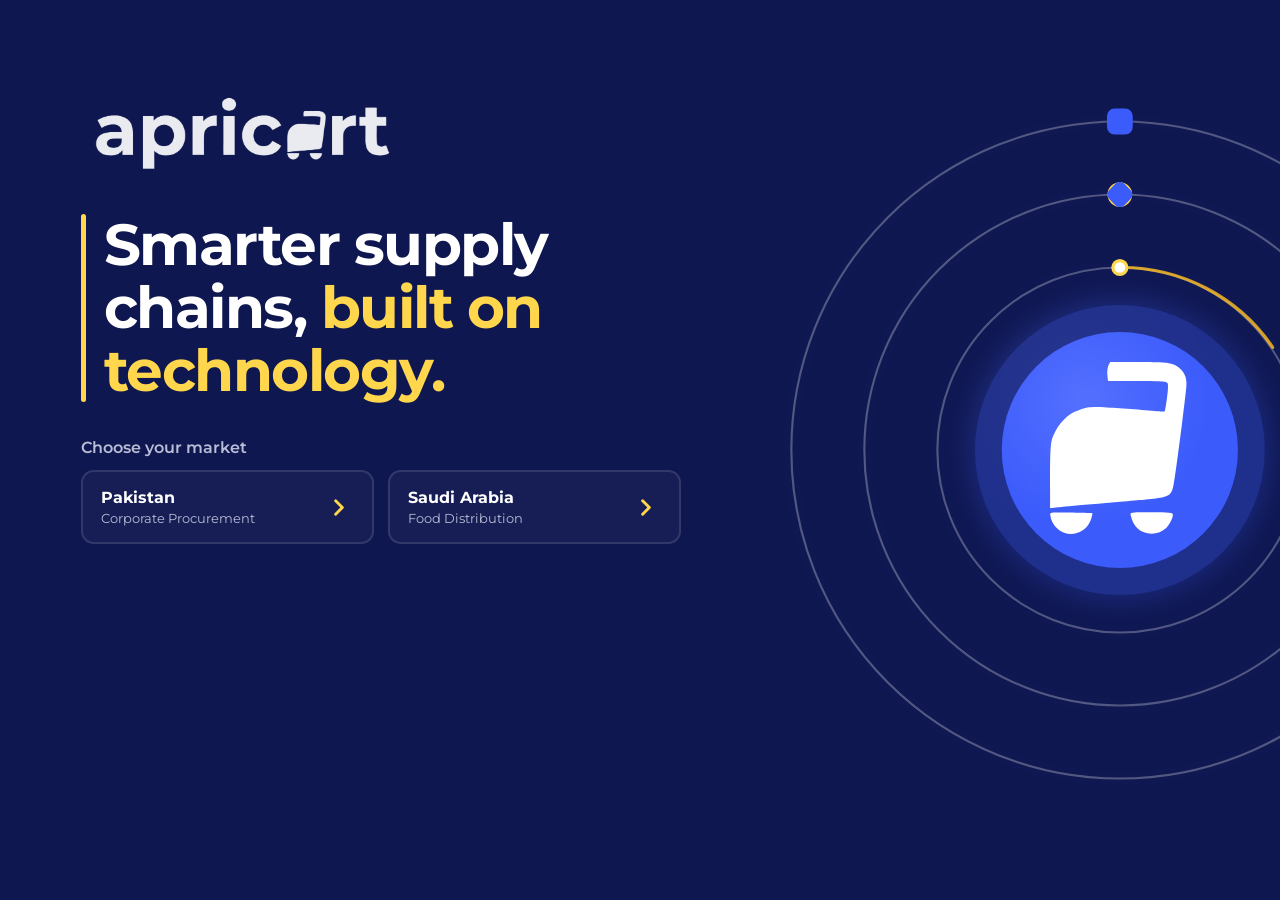
<file: index.html>
<!DOCTYPE html>
<html lang="en">
<head>
<meta charset="UTF-8">
<meta name="viewport" content="width=device-width, initial-scale=1.0">
<title>Apricart - Smarter supply chains, built on technology</title>
<link rel="preconnect" href="https://fonts.googleapis.com">
<link rel="preconnect" href="https://fonts.gstatic.com" crossorigin>
<link href="https://fonts.googleapis.com/css2?family=Montserrat:wght@400;500;600;700;800&display=swap" rel="stylesheet">
<style>
  :root {
    --navy: #0F1750;
    --navy-2: #0F1750;
    --yellow: #FFD64C;
    --blue: #3b5bfb;
    --white: #ffffff;
    --muted: #b9bdd6;
  }

  * { box-sizing: border-box; margin: 0; padding: 0; }
  html, body { height: 100%; }

  body {
    font-family: "Montserrat";
    background: var(--navy);
    color: var(--white);
    overflow-x: hidden;
  }

  .page {
    position: relative;
    height: 100vh;
    background: radial-gradient(circle at 78% 45%, #0F1750 0%, var(--navy) 5%);
    overflow: hidden;
    display: flex;
    flex-direction: column;
  }

  /* HERO */
  .hero {
  position: static;
  display: flex;
  align-items: flex-start;
  justify-content: flex-start;
  max-width: none;
  min-height: 0;
  margin: 0;
  padding: 0 0 0 clamp(40px, 4.2vw, 180px);
  flex: 1;
  gap: 40px;        
}

  .hero-content {
    max-width: clamp(520px, 40.3vw, 1700px);
    flex-shrink: 0; 
    position: relative;  
    margin-left: clamp(20px, 2.1vw, 90px);
    margin-top: clamp(40px, min(4.9vw, 9vh), 220px);
    z-index: 5;
  }

 .hero-content .logo-img {
  height: clamp(110px, min(10.4vw, 19vh), 440px);
  width: auto;
  display: block;
  margin-bottom: clamp(16px, 1.4vw, 60px);
}

.headline-row {
  display: flex;
  align-items: stretch;
  gap: clamp(16px, 1.4vw, 56px);
  margin-bottom: clamp(30px, 2.8vw, 120px);
}

.accent-bar {
  width: clamp(5px, 0.42vw, 16px);
  background: var(--yellow);
  border-radius: 3px;
  flex-shrink: 0;
}

h1 {
  font-size: clamp(3.4rem, min(4.55vw, 8.5vh), 12rem);
  line-height: 1.08;
  font-weight: 700;
  letter-spacing: -1.5px;
}

  h1 .highlight { color: var(--yellow); }

  .market-label {
    font-size: clamp(1rem, 1.21vw, 2.8rem);
    font-weight: 600;
    color: var(--muted);
    margin-bottom: clamp(12px, 1vw, 40px);
  }

  .market-cards {
    display: flex;
    gap: clamp(14px, 1.1vw, 44px);
  }

  .market-card {
    display: flex;
    align-items: center;
    justify-content: space-between;
    gap: 24px;
    background: rgba(255,255,255,0.03);
    border: 1px solid rgba(255,255,255,0.12);
    border-radius: clamp(12px, 1vw, 36px);
    border-width: 2px;
    padding: clamp(16px, 1.25vw, 50px) clamp(18px, 1.4vw, 56px);
    min-width: clamp(280px, 22.9vw, 900px);
    text-decoration: none;
    color: var(--white);
    cursor: pointer;
    transition: background 0.2s, border-color 0.2s, transform 0.2s;
  }

  .market-card:hover {
    background: rgba(255,255,255,0.07);
    border-color: var(--yellow);
    transform: translateY(-2px);
  }

  .market-card .country {
    font-size: clamp(1rem, 1.17vw, 2.7rem);
    font-weight: 700;
    margin-bottom: clamp(4px, 0.3vw, 12px);
  }

  .market-card .sub {
    font-size: clamp(0.8rem, 0.95vw, 2.2rem);
    color: var(--muted);

  }

  .market-arrow {
  flex-shrink: 0;
  width: clamp(30px, 2.4vw, 92px);
  height: clamp(30px, 2.4vw, 92px);
  display: flex;
  align-items: center;
  justify-content: center;
  color: var(--yellow);          
  transition: transform .2s ease;
}
.market-arrow svg { width: 75%; height: 75%; }

.market-card:hover .market-arrow { transform: translateX(4px); }   

  .hero-graphic {
    position: absolute;
    top: 50%;
    right: 0;
    width: clamp(560px, 52vw, 2400px);
    aspect-ratio: 1 / 1;
    transform: translate(26%, -50%);
    pointer-events: none;
  }

  .hero-graphic svg {
    display: block;
    width: 100%;
    height: 100%;
    overflow: visible;
  }

  .ring {
  fill: none;
  stroke: rgba(255,255,255,0.28);
  stroke-width: 2;
  filter: drop-shadow(0 0 6px rgba(120,150,255,0.45));
}

  .core-circle-bg {
    fill: url(#coreGradient);
  }

  .cart-icon {
    fill: var(--white);
  }

  .traveler {
    offset-rotate: 0deg;
    animation-timing-function: linear;
    animation-iteration-count: infinite;
  }

  .orbit-1 { offset-path: path("M 310,4   A 306,306 0 1,1 309.9,4   Z"); animation-name: orbit-fwd; animation-duration: 60s; }
  .orbit-2 { offset-path: path("M 310,72  A 238,238 0 1,1 309.9,72  Z"); animation-name: orbit-rev; animation-duration: 38s; }
  .orbit-3 { offset-path: path("M 310,140 A 170,170 0 1,1 309.9,140 Z"); animation-name: orbit-fwd; animation-duration: 22s; }

  .orbit-1.square-rev { animation-name: orbit-rev; }
  .orbit-2.square-rev { animation-name: orbit-fwd; }
  .orbit-3.square-rev { animation-name: orbit-rev; }

  .orbit-3-lead {
    transform-origin: 310px 310px;
    animation-name: spin-fwd;
    animation-duration: 22s;
    animation-timing-function: linear;
    animation-iteration-count: infinite;
  }

  @keyframes orbit-fwd {
    from { offset-distance: 0%; }
    to   { offset-distance: 100%; }
  }

  @keyframes orbit-rev {
    from { offset-distance: 100%; }
    to   { offset-distance: 0%; }
  }

  @keyframes spin-fwd {
    from { transform: rotate(0deg); }
    to   { transform: rotate(360deg); }
  }

  .core-group {
    animation: pulse 4s ease-in-out infinite;
    transform-origin: 310px 310px;
  }

  @keyframes pulse {
    0%, 100% { transform: scale(1); }
    50% { transform: scale(1.035); }
  }

  .core-glow {
    animation: glow 4s ease-in-out infinite;
  }

  @keyframes glow {
    0%, 100% { opacity: 0.35; }
    50% { opacity: 0.6; }
  }

  @media (prefers-reduced-motion: reduce) {
    .traveler, .core-group, .core-glow, .orbit-3-lead {
      animation: none;
    }
  }

 @media (max-width: 1100px) {
    .page { height: auto; min-height: 100vh; }
    .hero {
      flex-direction: column;
      align-items: flex-start;
      text-align: left;
      padding: 0 40px;
      gap: 24px;
    }
    .hero-content {
      margin-left: 0;
      margin-top: 60px;
      max-width: 100%;
    }
    .hero-content .logo-img {
      height: 90px;
    }
    .hero-graphic {
      position: relative;
      top: auto;
      right: auto;
      transform: none;
      width: 460px;
      max-width: 90%;
      margin: 0 auto;
    }
    h1 { font-size: 3rem; }
    .market-cards { flex-wrap: wrap; }
    .market-card { min-width: 260px; }
  }
 
  /* ===== 700px: mobile ===== */
  @media (max-width: 700px) {
    .hero {
      padding: 0 24px;
      gap: 32px;
    }
    .hero-content {
      margin-top: 32px;
    }
    .hero-content .logo-img {
      height: 64px;
    }
    h1 {
      font-size: 2.2rem;
      margin-bottom: 24px;
    }
    .market-label { font-size: 0.95rem; }
    .market-cards {
      flex-direction: column;
      gap: 12px;
    }
    .market-card {
      min-width: unset;
      width: 100%;
      padding: 16px 18px;
    }
    .hero-graphic {
      width: 280px;
      max-width: 80%;
      margin: 20px auto 40px;
    }
  }

  @media (max-width: 420px) {
    h1 { font-size: 1.8rem; }
    .hero-content .logo-img { height: 52px; }
    .hero-graphic { width: 220px; }
  }
</style>
</head>
<body>
<div class="page">

  <section class="hero">
    <div class="hero-content">
        <div class="logo-slot">
            <img src="images/logo_white.png" alt="Apricart" class="logo-img">
        </div>
        <div class="headline-row">
            <span class="accent-bar"></span>
            <h1>Smarter supply chains, <span class="highlight">built on technology.</span></h1>
          </div>

      <div class="market-label">Choose your market</div>
      <div class="market-cards">
        <a class="market-card" href="Pakistan.html" data-market="pk">
          <div>
            <div class="country">Pakistan</div>
            <div class="sub">Corporate Procurement</div>
          </div>
          <div class="market-arrow">
  <svg viewBox="0 0 24 24" fill="none" stroke="currentColor" stroke-width="3" stroke-linecap="round" stroke-linejoin="round" aria-hidden="true">
    <polyline points="9 5 16 12 9 19"></polyline>
  </svg>
</div>
        </a>
        <a class="market-card" href="KSA.html" data-market="ksa">
          <div>
            <div class="country">Saudi Arabia</div>
            <div class="sub">Food Distribution</div>
          </div>
          <div class="market-arrow">
  <svg viewBox="0 0 24 24" fill="none" stroke="currentColor" stroke-width="3" stroke-linecap="round" stroke-linejoin="round" aria-hidden="true">
    <polyline points="9 5 16 12 9 19"></polyline>
  </svg>
</div>
        </a>
      </div>
    </div>

    <div class="hero-graphic">
      <svg width="620" height="20" viewBox="0 0 620 620" xmlns="http://www.w3.org/2000/svg" role="img" aria-label="Apricart animated orbit mark with a shopping cart at its center">
        <defs>
          <radialGradient id="coreGradient" cx="35%" cy="30%" r="75%">
            <stop offset="0%" stop-color="#5470ff"/>
            <stop offset="70%" stop-color="#3b5bfb"/>
          </radialGradient>
          <filter id="softGlow" x="-50%" y="-50%" width="200%" height="200%">
            <feGaussianBlur stdDeviation="18" result="blur"/>
            <feMerge>
              <feMergeNode in="blur"/>
              <feMergeNode in="SourceGraphic"/>
            </feMerge>
          </filter>
        </defs>

        <circle class="ring" cx="310" cy="310" r="306"/>
        <circle class="ring" cx="310" cy="310" r="238"/>
        <circle class="ring" cx="310" cy="310" r="170"/>

        <g class="orbit-3-lead">
          <path d="M 310 140 A 170 170 0 0 1 452.34 214.34" fill="none" stroke="#f5b921" stroke-width="3" stroke-linecap="round" opacity="0.85"/>
        </g>
        <circle class="dot-yellow traveler orbit-3" r="8" cx="0" cy="0" fill="#FFD64C"/>

        <circle class="dot-yellow traveler orbit-1" r="9" cx="0" cy="0" fill="#FFD64C"/>
        <rect class="square-blue traveler orbit-1 square-rev" width="24" height="24" rx="7" x="-12" y="-12" fill="#3b5bfb" style="animation-delay:-21s;"/>

        <circle class="ring-yellow traveler orbit-2" r="10" cx="0" cy="0" fill="none" stroke="#FFD64C" stroke-width="3" style="animation-delay:-11s;"/>
        <rect class="square-blue traveler orbit-2 square-rev" width="20" height="20" rx="6" x="-10" y="-10" fill="#3b5bfb" transform="rotate(45)" style="animation-delay:-28s;"/>

        <circle class="dot-white traveler orbit-3" r="5" cx="0" cy="0" fill="#ffffff" style="animation-delay:-6s;"/>


        <g class="core-group">
          <circle class="core-circle-bg core-glow" cx="310" cy="310" r="135" filter="url(#softGlow)" opacity="0.35"/>
          <circle class="core-circle-bg" cx="310" cy="310" r="110"/>

          <g transform="translate(245.000,228.059) scale(0.100)">
            <g transform="translate(-20.000000,1620.972578) scale(0.100000,-0.100000)" class="cart-icon" fill="#ffffff" stroke="none">
              <path d="M5751 16123 c-230 -366 -271 -797 -156 -1630 l6 -43 1362 0 c2241 0
              3550 -24 3911 -71 164 -21 261 -84 294 -188 26 -84 22 -439 -7 -716 -84 -802
              -224 -1725 -277 -1827 -38 -74 -99 -78 -544 -29 -970 105 -3502 297 -4830 366
              -1420 73 -1821 39 -2535 -212 -625 -219 -985 -441 -1444 -888 -472 -460 -802
              -957 -1045 -1571 -257 -651 -285 -1159 -286 -5082 l0 -1634 27 6 c258 51 2164
              225 6793 621 2095 179 2549 221 3030 281 1208 148 1461 331 1639 1179 111 525
              457 3041 830 6030 180 1442 279 2278 368 3125 79 752 -72 1244 -522 1693 -324
              325 -573 460 -1002 547 -549 110 -1128 130 -3798 130 l-1760 0 -54 -87z"/>
              <path d="M8605 2213 c-387 -7 -738 -32 -832 -59 -84 -23 -93 -73 -53 -269 88
              -429 334 -895 612 -1161 729 -695 1987 -674 2709 45 301 301 591 878 593 1181
              1 109 -8 132 -62 159 -100 50 -424 84 -962 101 -272 8 -1621 11 -2005 3z"/>
              <path d="M380 2180 c-154 -12 -179 -48 -159 -235 50 -479 286 -914 694 -1278
              983 -876 2516 -496 3048 755 111 260 213 674 173 703 -59 44 -3312 91 -3756
              55z"/>
            </g>
          </g>
        </g>
      </svg>
    </div>
  </section>


</div>
<script src="country.js"></script>
</body>
</html>
</file>
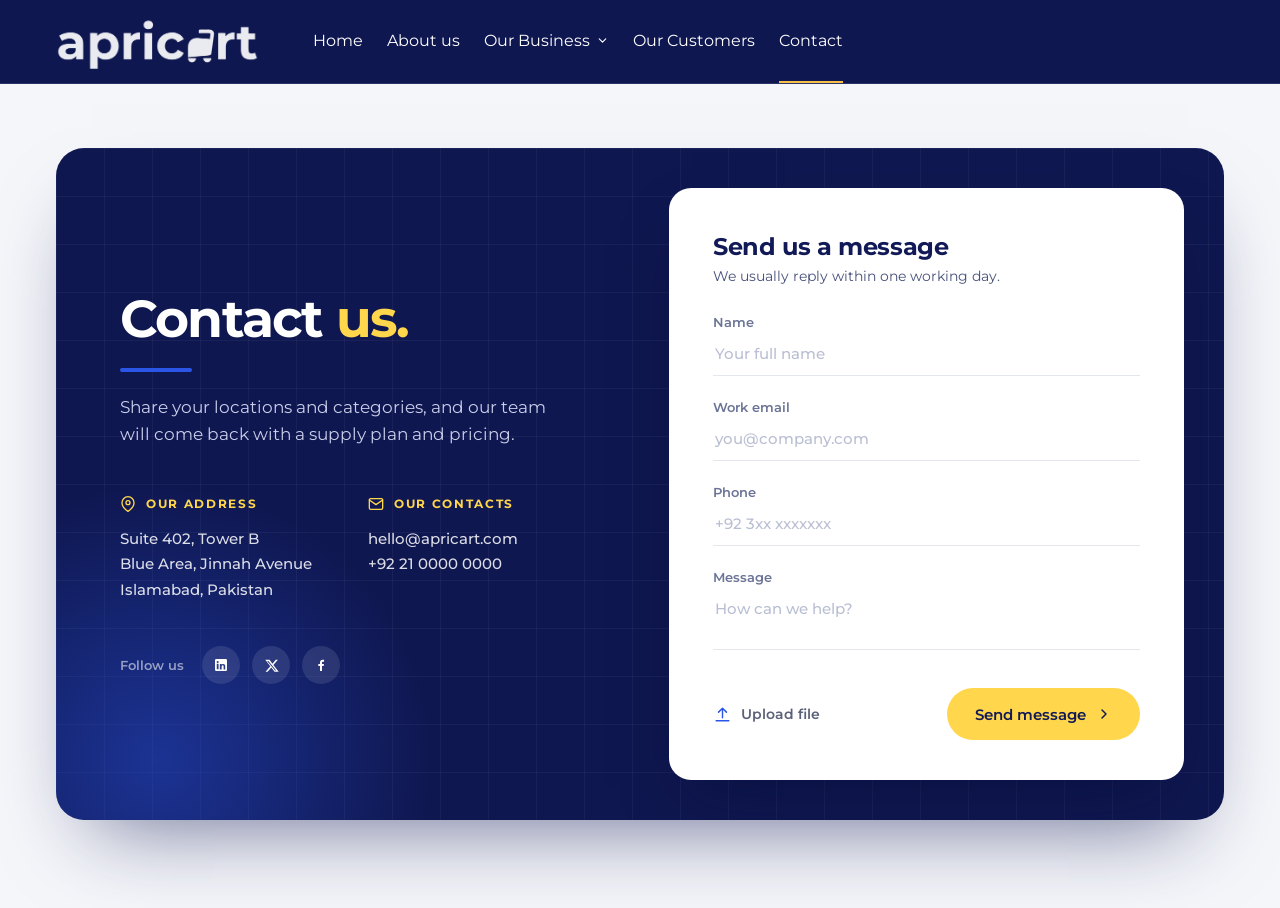
<file: contact_us.html>
<!doctype html>
<html lang="en">
<head>
<meta charset="utf-8">
<meta name="viewport" content="width=device-width, initial-scale=1">
<title>Contact Us | Apricart</title>
<link rel="preconnect" href="https://fonts.googleapis.com">
<link rel="preconnect" href="https://fonts.gstatic.com" crossorigin>
<link href="https://fonts.googleapis.com/css2?family=Montserrat:wght@400;500;600;700;800&display=swap" rel="stylesheet">
<style>
  /*  THEME  */
  :root {
    --navy: #0F1750;
    --navy-2: #1F2E63;
    --navy-3: #002072;
    --ink: #111A57;
    --text: #475079;
    --blue: #2B55E6;
    --yellow: #FFD64C;
    --gold: #F8BE46;
    --sky-1: #E4EFFC;
    --white: #FFFFFF;
    --line: #E3E9F3;
  }
  *, *::before, *::after { box-sizing: border-box; }
  html { scroll-behavior: smooth; overflow-x: hidden; }
  body { margin: 0; overflow-x: clip; font-family: 'Montserrat', system-ui; background: #F5F6FA; color: var(--ink); -webkit-font-smoothing: antialiased; }
  a { color: #16206A; text-decoration: none; }
  img { max-width: 100%; display: block; }

  .site-header, .site-footer { font-family: 'Montserrat', system-ui; color: var(--navy); }
  .site-header *, .site-footer * { margin: 0; padding: 0; }
  .site-header a, .site-footer a { color: inherit; }
  .container { max-width: 1240px; margin: 0 auto; padding: 0 48px; }

  /*  HEADER  */
  header.site-header { width: 100%; height: 84px; background: var(--navy); border-bottom: 1px solid rgba(255,255,255,0.12); display: flex; align-items: center; justify-content: flex-start; gap: 48px; padding: 0 48px; position: sticky; top: 0; z-index: 50; }
  .logo-img { height: 90px; width: auto; display: block; }

  nav.main-nav { display: flex; align-items: stretch; gap: 34px; height: 100%; }
  nav.main-nav > a { display: flex; align-items: center; font-size: 18px; font-weight: 400; color: #FFFFFF; padding: 6px 0; border-bottom: 2px solid transparent; transition: opacity .15s ease, border-color .15s ease; }
  nav.main-nav > a:hover { opacity: .85; border-bottom-color: var(--gold); }
  nav.main-nav > a.active { border-bottom-color: var(--gold); }

  .nav-item { position: relative; display: flex; align-items: center; }
  .nav-trigger { display: flex; align-items: center; gap: 6px; height: 100%; font-size: 18px; font-weight: 400; color: #FFFFFF; background: none; border: none; cursor: pointer; font-family: 'Montserrat'; padding: 6px 0; border-bottom: 2px solid transparent; transition: opacity .15s ease, border-color .15s ease; }
  .nav-trigger:hover { opacity: .85; border-bottom-color: var(--gold); }
  .nav-trigger .chevron { transition: transform .18s ease; display: flex; }
  .nav-item:hover .chevron { transform: rotate(180deg); }

  .dropdown-panel {
    position: absolute; top: 100%; left: 50%; transform: translateX(-50%) translateY(6px);
    background: var(--white); border: 1px solid var(--line); border-radius: 14px;
    box-shadow: 0 20px 48px -14px rgba(22,34,78,0.22); padding: 10px; min-width: 210px;
    opacity: 0; visibility: hidden; pointer-events: none;
    transition: opacity .16s ease, transform .16s ease; z-index: 60;
  }
  .nav-item:hover .dropdown-panel,
  .nav-item:focus-within .dropdown-panel { opacity: 1; visibility: visible; pointer-events: auto; transform: translateX(-50%) translateY(0); }
  .dropdown-panel a { display: block; padding: 11px 14px; border-radius: 9px; font-size: 14px; font-weight: 500; color: var(--navy); }
  .dropdown-panel a:hover { background: var(--sky-1); color: var(--navy-3); }
  .menu-toggle { display: none; }

  .page h1, .page h2, .page p { margin: 0; }

  /*  CONTACT PANEL  */
  .contact-section { padding: 72px 96px 96px; }
  .panel { position: relative; overflow: hidden; max-width: 1240px; margin: 0 auto; background: var(--navy); border-radius: 28px; box-shadow: 0 40px 80px -36px rgba(15,23,80,0.6); }
  .panel .panel-grid { position: absolute; inset: 0; background-image: linear-gradient(rgba(255,255,255,0.045) 1px, transparent 1px), linear-gradient(90deg, rgba(255,255,255,0.045) 1px, transparent 1px); background-size: 48px 48px; }
  .panel .panel-glow { position: absolute; left: -180px; bottom: -220px; width: 560px; height: 560px; border-radius: 50%; background: radial-gradient(circle, rgba(43,85,230,0.45) 0%, rgba(43,85,230,0) 70%); }

  .content-wrap { position: relative; z-index: 1; display: grid; grid-template-columns: 1.05fr 0.95fr; align-items: stretch; min-height: 620px; }

  .left-col { padding: 64px 40px 56px 64px; display: flex; flex-direction: column; justify-content: center; }
  .headline { color: #FFFFFF; font-size: 60px; font-weight: 700; letter-spacing: -1.8px; line-height: 1.04; }
  .headline span { color: var(--yellow); }
  .hero-rule { width: 72px; height: 4px; border-radius: 2px; background: var(--blue); margin: 22px 0 22px; }
  .intro { max-width: 440px; font-size: 17px; line-height: 1.6; color: #C9CEEA; margin-bottom: 48px !important; }

  .info-row { display: flex; gap: 56px; flex-wrap: wrap; }
  .info-block .label { display: flex; align-items: center; gap: 10px; color: var(--yellow); font-size: 12px; font-weight: 700; letter-spacing: .14em; text-transform: uppercase; margin-bottom: 14px; }
  .info-block .label svg { width: 16px; height: 16px; }
  .info-block p { color: rgba(255,255,255,0.85); font-size: 15px; line-height: 1.7; font-weight: 500; }
  .info-block a { color: inherit; transition: color .15s ease; }
  .info-block a:hover { color: var(--yellow); }

  .socials { margin-top: 44px; display: flex; align-items: center; gap: 12px; }
  .socials .follow { color: rgba(255,255,255,0.55); font-size: 13px; font-weight: 600; margin-right: 6px; }
  .socials a { width: 38px; height: 38px; border-radius: 50%; background: rgba(255,255,255,0.1); display: flex; align-items: center; justify-content: center; color: #FFFFFF; transition: background .15s ease, color .15s ease; }
  .socials a:hover { background: var(--yellow); color: var(--navy); }

  /* form card */
  .form-card { background: #FFFFFF; border-radius: 22px; margin: 40px 40px 40px 0; padding: 44px 44px 40px; box-shadow: 0 30px 60px -24px rgba(2,10,46,0.5); display: flex; flex-direction: column; justify-content: center; }
  .form-card h2 { font-size: 24px; font-weight: 700; color: var(--ink); letter-spacing: -.4px; }
  .form-card .sub { font-size: 14px; color: var(--text); margin: 6px 0 30px !important; }

  .field { margin-bottom: 24px; }
  .field label { display: block; font-size: 12.5px; font-weight: 600; color: #6B7496; margin-bottom: 8px; }
  .field input, .field textarea { width: 100%; border: none; border-bottom: 1.5px solid #E3E6EE; padding: 6px 2px 12px; font-family: inherit; font-size: 15px; font-weight: 600; color: var(--ink); background: transparent; outline: none; resize: none; transition: border-color .15s ease; }
  .field input::placeholder, .field textarea::placeholder { color: #B9BFD3; font-weight: 500; }
  .field input:focus, .field textarea:focus { border-color: var(--blue); }

  .form-bottom { display: flex; align-items: center; justify-content: space-between; gap: 16px; flex-wrap: wrap; margin-top: 10px; }
  .upload { display: inline-flex; align-items: center; gap: 9px; color: #5B6178; font-size: 13.5px; font-weight: 600; cursor: pointer; max-width: 55%; }
  .upload svg { width: 19px; height: 19px; color: var(--blue); flex-shrink: 0; }
  .upload span { overflow: hidden; text-overflow: ellipsis; white-space: nowrap; }
  .upload input { position: absolute; width: 1px; height: 1px; opacity: 0; pointer-events: none; }
  .upload:hover { color: var(--ink); }

  .send-btn { display: inline-flex; align-items: center; gap: 10px; height: 52px; padding: 0 28px; border: none; border-radius: 999px; background: var(--yellow); color: var(--ink); font-family: inherit; font-size: 15px; font-weight: 600; cursor: pointer; transition: filter .2s ease, transform .2s ease; }
  .send-btn:hover { filter: brightness(.95); transform: translateY(-2px); }
  .send-btn svg { width: 16px; height: 16px; transition: transform .2s ease; }
  .send-btn:hover svg { transform: translateX(3px); }
  .form-status { display: none; margin-top: 18px !important; padding: 12px 14px; border-radius: 12px; background: #EEF3FD; color: var(--ink); font-size: 14px; font-weight: 500; }
  .form-status.show { display: block; }

  /*  RESPONSIVE  */
  @media (max-width: 1280px) {
    .contact-section { padding: 64px 56px 88px; }
    nav.main-nav { gap: 24px; }
    nav.main-nav > a, .nav-trigger { font-size: 16px; }
    .headline { font-size: 52px; }
  }
  @media (max-width: 1100px) {
    .contact-section { padding: 56px 40px 72px; }
    .content-wrap { grid-template-columns: 1fr; min-height: 0; }
    .left-col { padding: 52px 40px 32px; }
    .form-card { margin: 0 32px 32px; }
  }
  @media (max-width: 980px) {
    .container { padding: 0 24px; }
    header.site-header { height: 68px; padding: 0 24px; }
    .logo-img { height: 60px; }
    .menu-toggle { display: flex; flex-direction: column; justify-content: center; gap: 5px; width: 44px; height: 44px; padding: 10px; background: none; border: 1.5px solid rgba(255,255,255,0.35); border-radius: 10px; cursor: pointer; margin-left: auto; }
    .menu-toggle span { display: block; height: 2px; border-radius: 2px; background: #FFFFFF; transition: transform .25s ease, opacity .2s ease; }
    .menu-open .menu-toggle span:nth-child(1) { transform: translateY(7px) rotate(45deg); }
    .menu-open .menu-toggle span:nth-child(2) { opacity: 0; }
    .menu-open .menu-toggle span:nth-child(3) { transform: translateY(-7px) rotate(-45deg); }
    nav.main-nav { display: none; position: absolute; top: 100%; left: 0; right: 0; height: auto; flex-direction: column; align-items: stretch; gap: 0; padding: 8px 24px 24px; background: var(--navy); border-bottom: 1px solid rgba(255,255,255,0.12); box-shadow: 0 24px 40px -20px rgba(0,0,0,0.5); max-height: calc(100vh - 68px); overflow-y: auto; }
    .menu-open nav.main-nav { display: flex; }
    nav.main-nav > a, .nav-trigger { font-size: 17px; padding: 14px 0; border-bottom: 1px solid rgba(255,255,255,0.1); width: 100%; justify-content: space-between; }
    nav.main-nav > a.active { border-bottom-color: rgba(255,255,255,0.1); color: #FFD23F; }
    .nav-item { flex-direction: column; align-items: stretch; }
    .nav-item .chevron { display: none; }
    .dropdown-panel { position: static; transform: none; opacity: 1; visibility: visible; pointer-events: auto; background: transparent; border: 0; box-shadow: none; padding: 4px 0 8px 14px; min-width: 0; }
    .nav-item:hover .dropdown-panel, .nav-item:focus-within .dropdown-panel { transform: none; }
    .dropdown-panel a { color: rgba(255,255,255,0.75); padding: 10px 0; }
    .dropdown-panel a:hover { background: none; color: #FFFFFF; }

  }
  @media (max-width: 600px) {
    .logo-img { height: 48px; }
    .contact-section { padding: 28px 16px 52px; }
    .panel { border-radius: 22px; }
    .left-col { padding: 40px 22px 28px; }
    .headline { font-size: 38px; letter-spacing: -1px; }
    .intro { font-size: 16px; margin-bottom: 36px !important; }
    .info-row { gap: 28px; }
    .form-card { margin: 0 12px 12px; padding: 30px 22px 26px; }
    .form-bottom { flex-direction: column; align-items: stretch; }
    .upload { max-width: 100%; }
    .send-btn { justify-content: center; }
  }
</style>
</head>
<body>

<!--  HEADER  -->
<header class="site-header">
  <a href="index.html">
    <img src="images/logo_white.png" alt="Apricart" class="logo-img">
  </a>

  <nav class="main-nav" id="main-nav">
    <a href="index.html">Home</a>
    <a href="pakaboutus.html">About us</a>

    <div class="nav-item">
      <button class="nav-trigger" aria-haspopup="true" aria-expanded="false">
        Our Business
        <span class="chevron"><svg width="13" height="13" viewBox="0 0 24 24" fill="none" stroke="currentColor" stroke-width="2" stroke-linecap="round" stroke-linejoin="round"><polyline points="6 9 12 15 18 9"></polyline></svg></span>
      </button>
      <div class="dropdown-panel">
        <a href="supplies.html">Supplies</a>
      </div>
    </div>

    <a href="partners.html">Our Customers</a>
    <a href="contact_us.html" class="active">Contact</a>
  </nav>

  <button class="menu-toggle" type="button" aria-label="Open menu" aria-expanded="false" aria-controls="main-nav">
    <span></span><span></span><span></span>
  </button>
</header>

<main class="page">
  <section class="contact-section">
    <div class="panel">
      <div class="panel-grid"></div>
      <div class="panel-glow"></div>

      <div class="content-wrap">
  
        <div class="left-col">
          <h1 class="headline">Contact <span>us.</span></h1>
          <div class="hero-rule"></div>
          <p class="intro">Share your locations and categories, and our team will come back with a supply plan and pricing.</p>

          <div class="info-row">
            <div class="info-block">
              <div class="label">
                <svg viewBox="0 0 24 24" fill="none" stroke="currentColor" stroke-width="2" stroke-linecap="round" stroke-linejoin="round"><path d="M21 10c0 7-9 13-9 13s-9-6-9-13a9 9 0 0 1 18 0z"/><circle cx="12" cy="10" r="3"/></svg>
                Our address
              </div>
              <p>Suite 402, Tower B<br>Blue Area, Jinnah Avenue<br>Islamabad, Pakistan</p>
            </div>
            <div class="info-block">
              <div class="label">
                <svg viewBox="0 0 24 24" fill="none" stroke="currentColor" stroke-width="2" stroke-linecap="round" stroke-linejoin="round"><rect x="2" y="4" width="20" height="16" rx="2"/><path d="m22 6-10 7L2 6"/></svg>
                Our contacts
              </div>
              <p><a href="mailto:hello@apricart.com">hello@apricart.com</a><br><a href="tel:+922100000000">+92 21 0000 0000</a></p>
            </div>
          </div>

          <div class="socials">
            <span class="follow">Follow us</span>
            <a href="#" aria-label="LinkedIn"><svg width="16" height="16" viewBox="0 0 24 24" fill="currentColor"><path d="M19 3a2 2 0 0 1 2 2v14a2 2 0 0 1-2 2H5a2 2 0 0 1-2-2V5a2 2 0 0 1 2-2h14zM8.34 18.34V10.1H5.67v8.24h2.67zM7 8.96a1.55 1.55 0 1 0 0-3.1 1.55 1.55 0 0 0 0 3.1zM18.34 18.34h.01v-4.5c0-2.4-1.28-3.52-3-3.52-1.38 0-2 .76-2.34 1.3v-1.11H10.3c.04.75 0 8.24 0 8.24h2.67v-4.6c0-.25.02-.5.1-.68.2-.5.66-1.03 1.44-1.03.95 0 1.42.7 1.42 1.85v4.46l2.42-.01z"/></svg></a>
            <a href="#" aria-label="X"><svg width="15" height="15" viewBox="0 0 24 24" fill="currentColor"><path d="M18.9 2.9h3.3l-7.2 8.2 8.5 11h-6.6l-5.2-6.8-6 6.8H2.4l7.7-8.8L2 2.9h6.8l4.7 6.3 5.4-6.3zm-1.2 17.2h1.8L7 4.8H5l12.7 15.3z"/></svg></a>
            <a href="#" aria-label="Facebook"><svg width="16" height="16" viewBox="0 0 24 24" fill="currentColor"><path d="M13.5 21v-7.5h2.5l.4-3h-2.9V8.4c0-.87.24-1.46 1.5-1.46h1.6V4.28C16.3 4.2 15.4 4.1 14.4 4.1c-2.3 0-3.9 1.4-3.9 4v2.4H8v3h2.5V21h3z"/></svg></a>
          </div>
        </div>

        <form class="form-card" id="contact-form">
          <h2>Send us a message</h2>
          <p class="sub">We usually reply within one working day.</p>

          <div class="field">
            <label for="c-name">Name</label>
            <input id="c-name" name="name" type="text" placeholder="Your full name" required>
          </div>
          <div class="field">
            <label for="c-email">Work email</label>
            <input id="c-email" name="email" type="email" placeholder="you@company.com" required>
          </div>
          <div class="field">
            <label for="c-phone">Phone</label>
            <input id="c-phone" name="phone" type="tel" placeholder="+92 3xx xxxxxxx">
          </div>
          <div class="field">
            <label for="c-message">Message</label>
            <textarea id="c-message" name="message" rows="2" placeholder="How can we help?" required></textarea>
          </div>

          <div class="form-bottom">
            <label class="upload">
              <svg viewBox="0 0 24 24" fill="none" stroke="currentColor" stroke-width="1.8" stroke-linecap="round" stroke-linejoin="round"><path d="M12 16V4M7 9l5-5 5 5"/><path d="M4 20h16"/></svg>
              <span id="file-name">Upload file</span>
              <input type="file" name="attachment" id="c-file">
            </label>
            <button type="submit" class="send-btn">
              Send message
              <svg viewBox="0 0 24 24" fill="none" stroke="currentColor" stroke-width="2.2" stroke-linecap="round" stroke-linejoin="round"><polyline points="9 6 15 12 9 18"/></svg>
            </button>
          </div>
          <p class="form-status" id="form-status" role="status">Thanks! Your message is ready to send. Connect this form to your email service to receive it.</p>
        </form>
      </div>
    </div>
  </section>
</main>


<script>
  (function () {
    var header = document.querySelector('.site-header');
    var toggle = header.querySelector('.menu-toggle');
    toggle.addEventListener('click', function () {
      var open = header.classList.toggle('menu-open');
      toggle.setAttribute('aria-expanded', open);
      toggle.setAttribute('aria-label', open ? 'Close menu' : 'Open menu');
    });
    header.querySelectorAll('.main-nav a').forEach(function (link) {
      link.addEventListener('click', function () {
        header.classList.remove('menu-open');
        toggle.setAttribute('aria-expanded', false);
      });
    });
  })();


  document.getElementById('c-file').addEventListener('change', function () {
    document.getElementById('file-name').textContent = this.files.length ? this.files[0].name : 'Upload file';
  });

  document.getElementById('contact-form').addEventListener('submit', function (e) {
    e.preventDefault();
    document.getElementById('form-status').classList.add('show');
  });
</script>

<script src="country.js"></script>
</body>
</html>
</file>
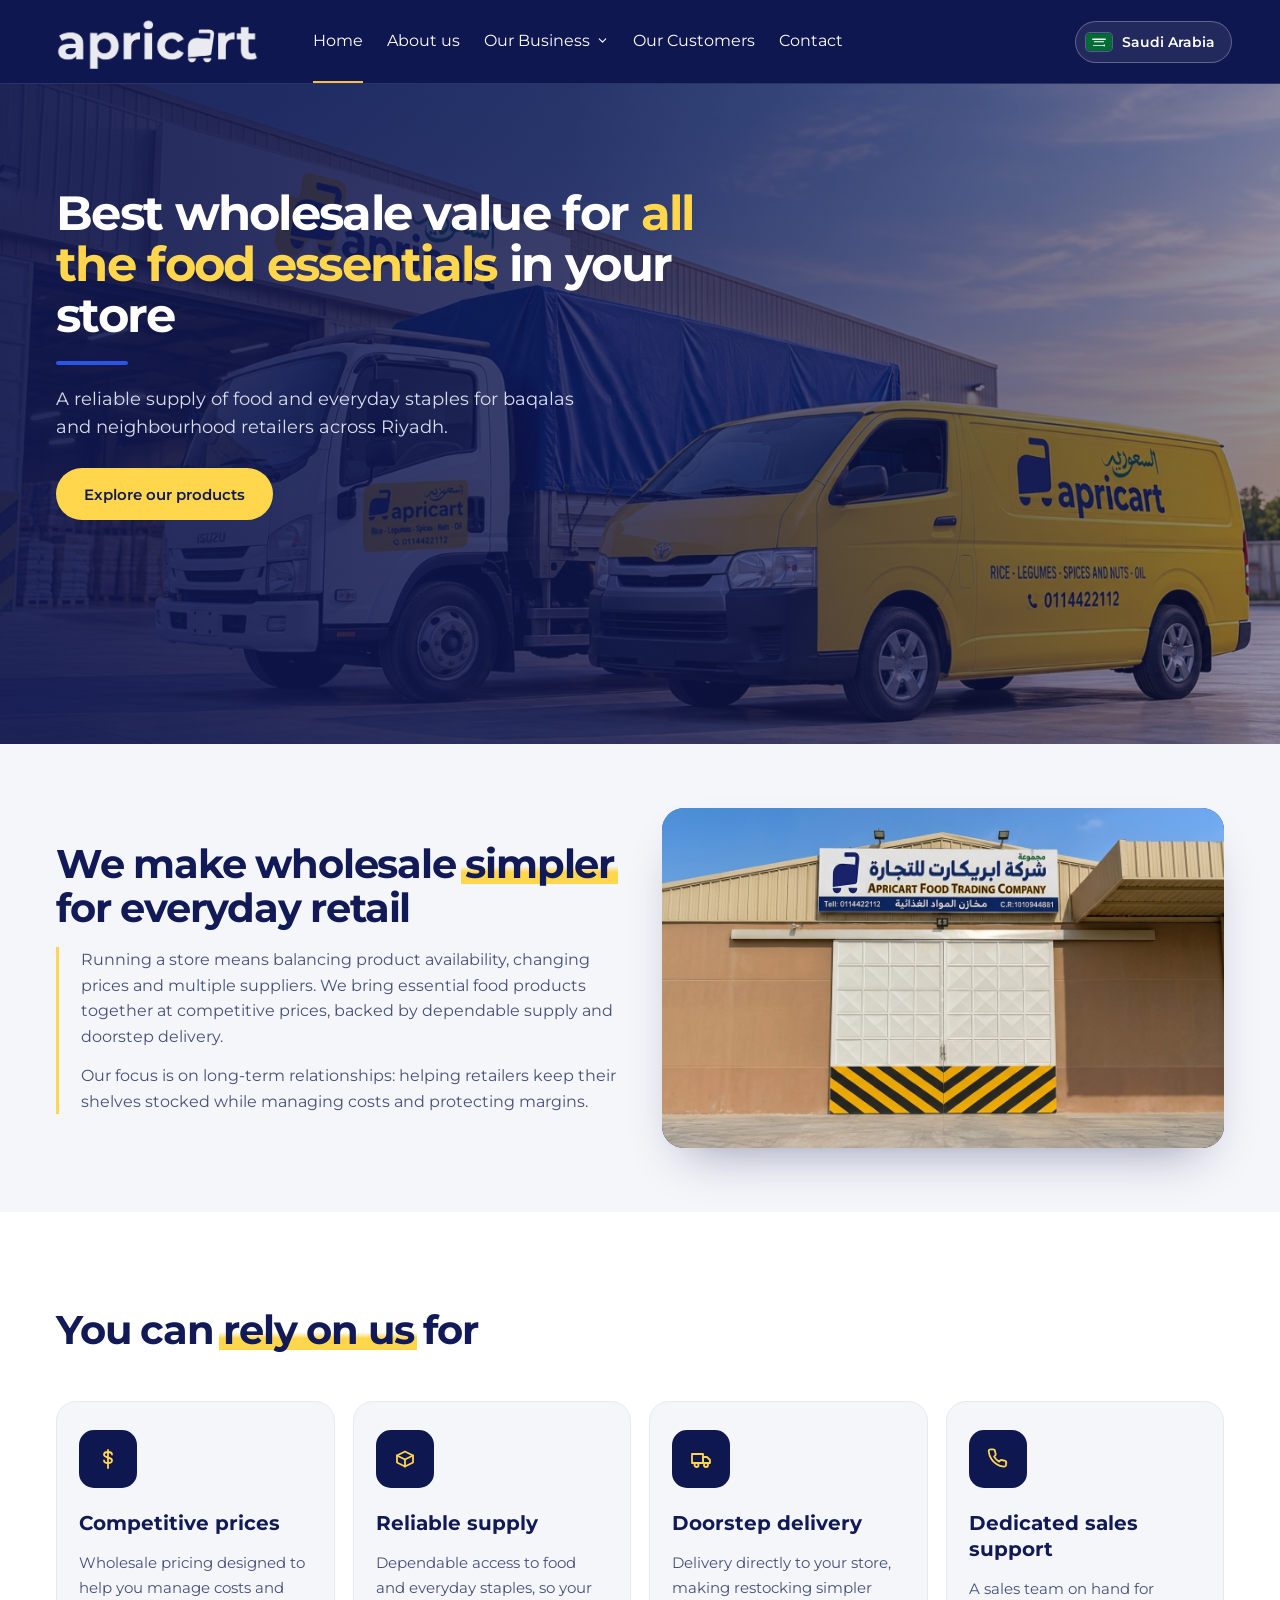
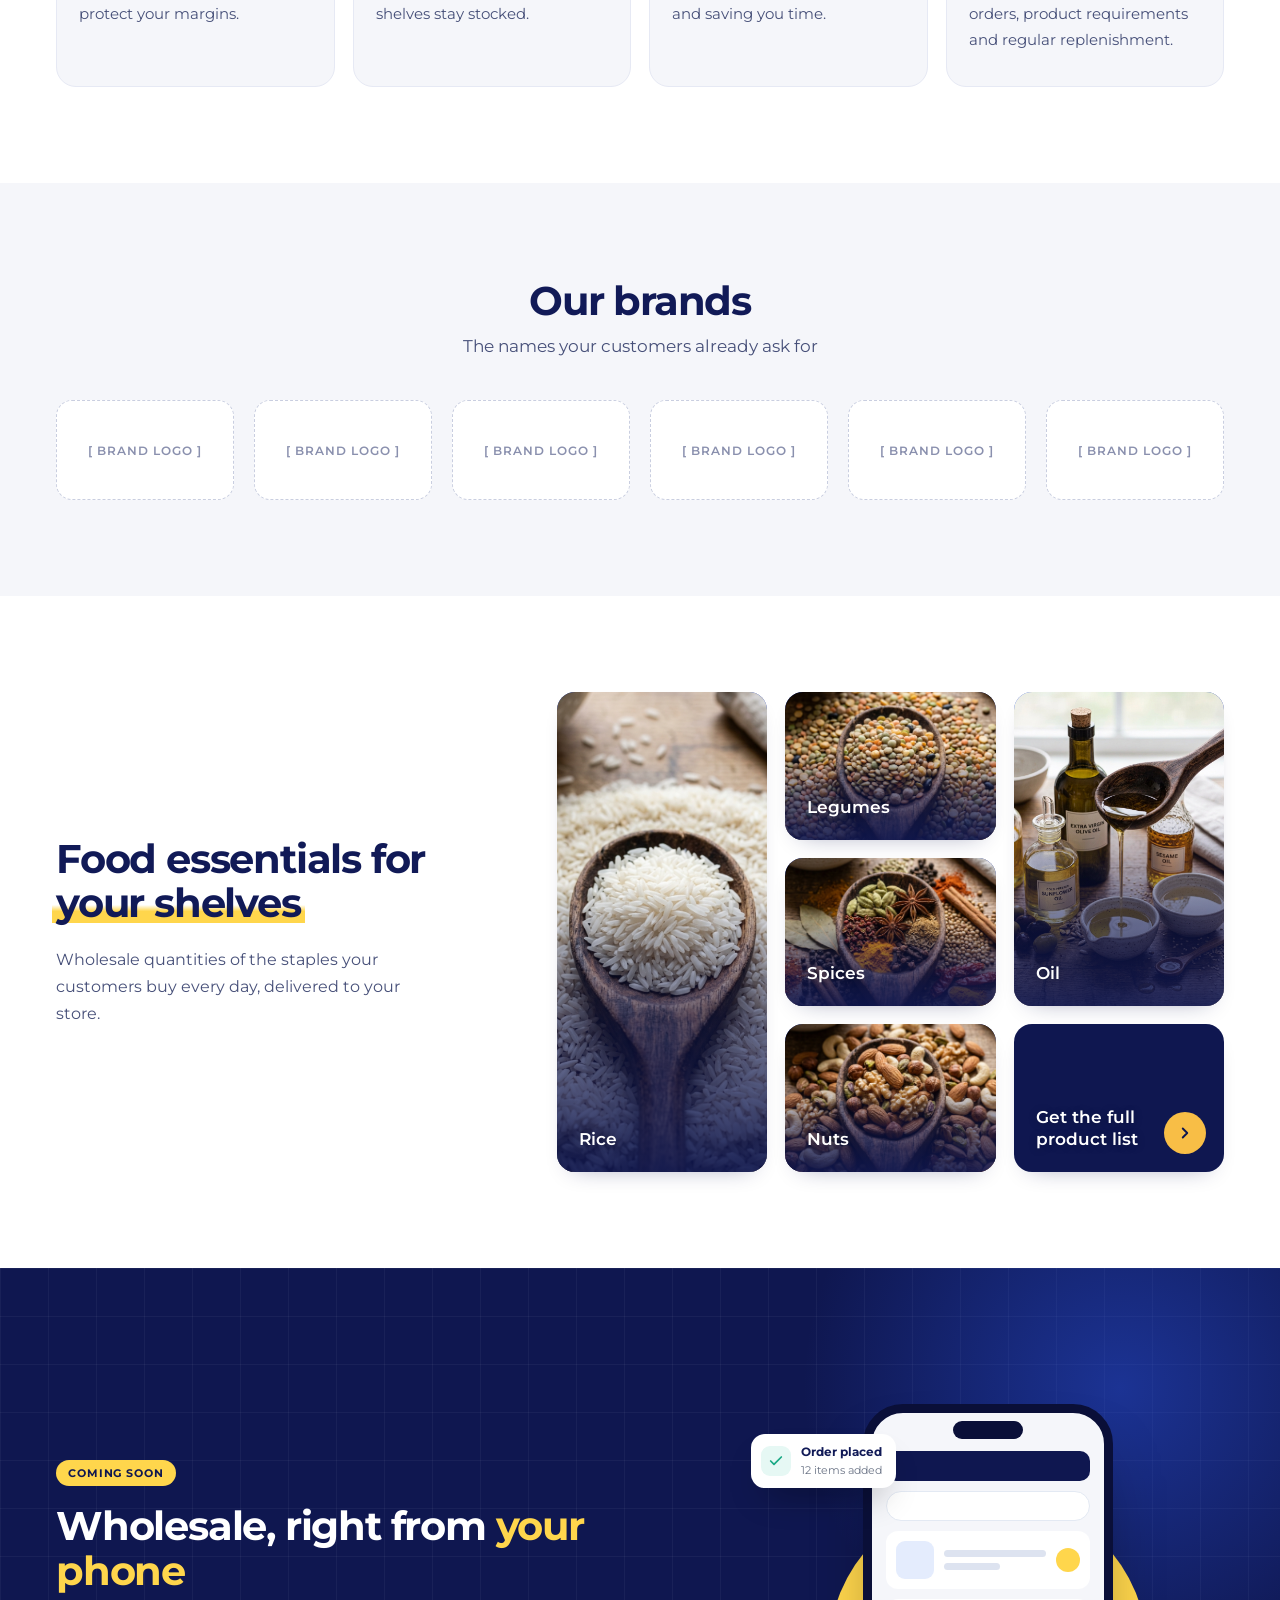
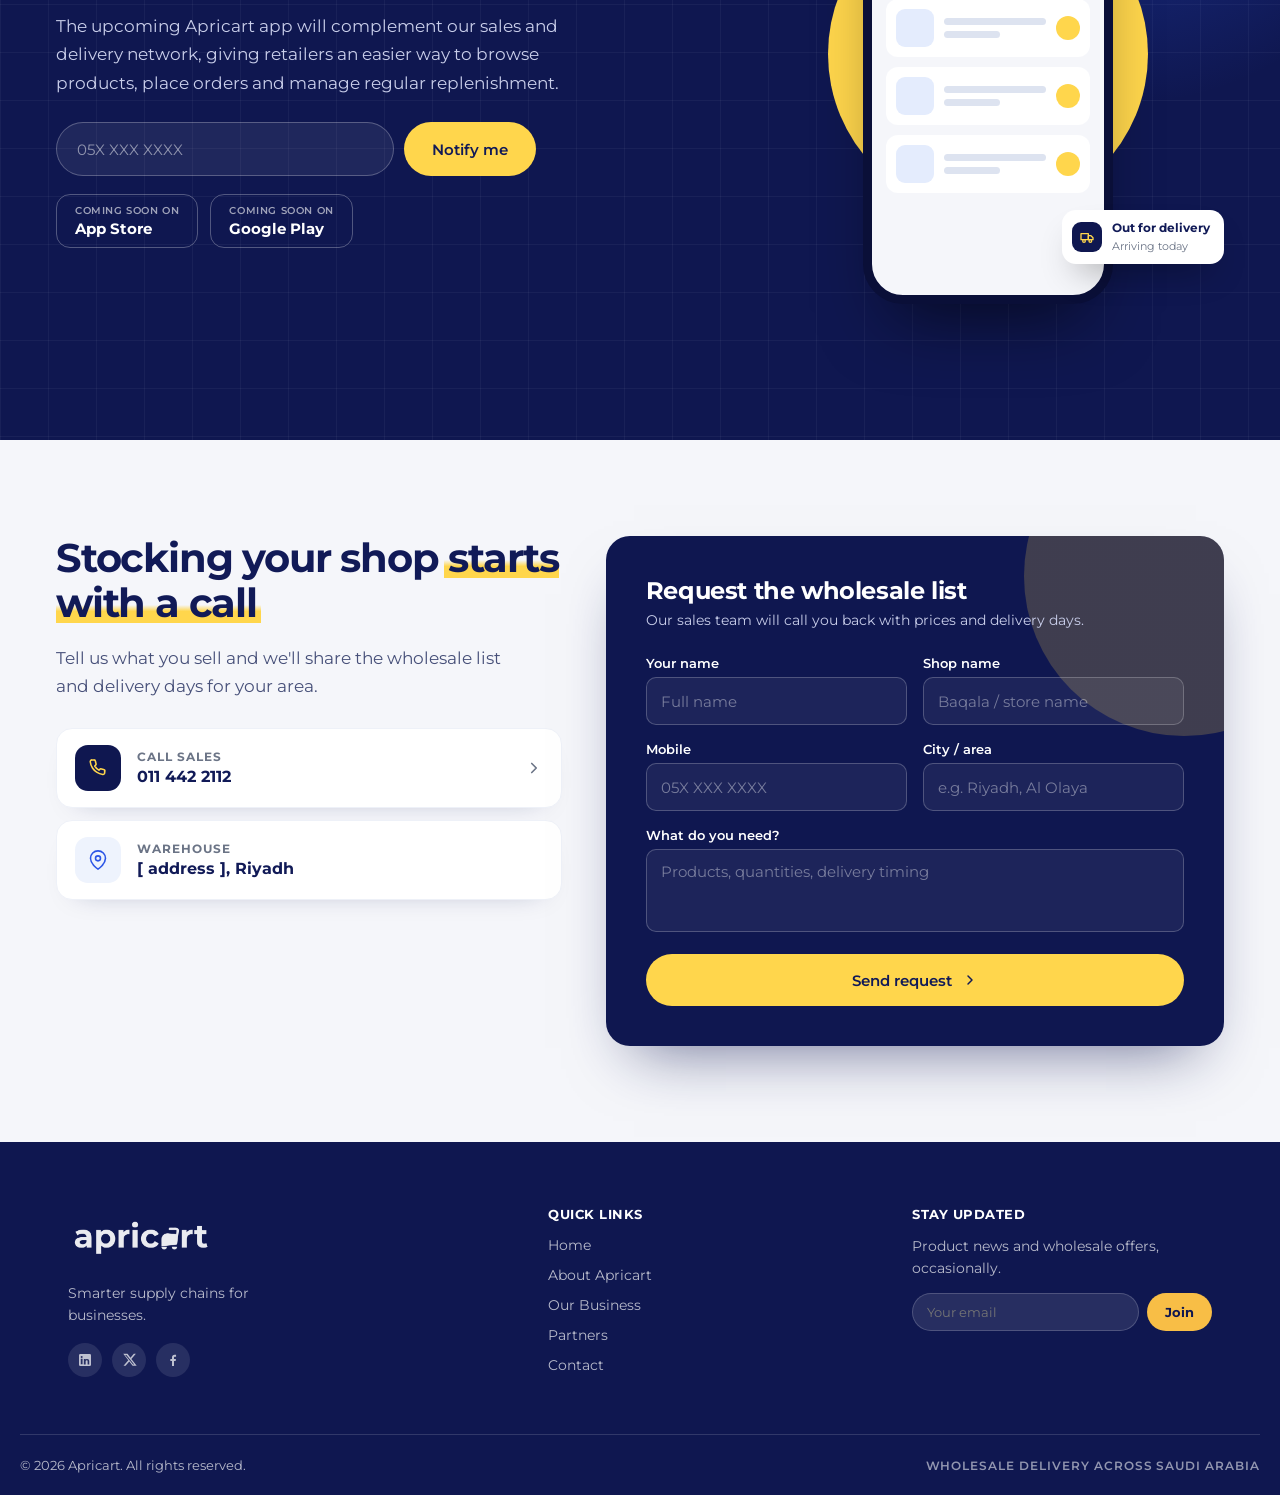
<file: KSA.html>
<!doctype html>
<html lang="en">
<head>
<meta charset="utf-8">
<meta name="viewport" content="width=device-width, initial-scale=1">
<title>Saudi Arabia | Food Wholesale</title>
<link rel="preconnect" href="https://fonts.googleapis.com">
<link rel="preconnect" href="https://fonts.gstatic.com" crossorigin>
<link href="https://fonts.googleapis.com/css2?family=Montserrat:wght@400;500;600;700;800&display=swap" rel="stylesheet">
<style>
  /* ---------- THEME  ---------- */
  :root {
    --navy: #0F1750;
    --navy-2: #1F2E63;
    --navy-3: #002072;
    --ink: #111A57;
    --text: #475079;
    --slate: #6B7486;
    --blue: #2B55E6;
    --yellow: #FFD64C;
    --gold: #F8BE46;
    --sky-1: #E4EFFC;
    --white: #FFFFFF;
    --line: #E3E9F3;
  }
  *, *::before, *::after { box-sizing: border-box; }
  html { scroll-behavior: smooth; overflow-x: hidden; }
  body { margin: 0; overflow-x: clip; font-family: 'Montserrat', system-ui; background: #F5F6FA; color: var(--ink); -webkit-font-smoothing: antialiased; }
  a { color: #16206A; text-decoration: none; }
  img { max-width: 100%; display: block; }
  button, input, textarea { font-family: inherit; }
  #about, #app, #products, #contact { scroll-margin-top: 90px; }

  .site-header, .site-footer { font-family: 'Montserrat', system-ui; color: var(--navy); }
  .site-header *, .site-footer * { margin: 0; padding: 0; }
  .site-header a, .site-footer a { color: inherit; }
  .container { max-width: 1240px; margin: 0 auto; padding: 0 48px; }

 
  header.site-header { width: 100%; height: 84px; background: var(--navy); border-bottom: 1px solid rgba(255,255,255,0.12); display: flex; align-items: center; justify-content: flex-start; gap: 48px; padding: 0 48px; position: sticky; top: 0; z-index: 50; }
  .logo-img { height: 90px; width: auto; display: block; }

  nav.main-nav { display: flex; align-items: stretch; gap: 34px; height: 100%; }
  nav.main-nav > a { display: flex; align-items: center; font-size: 18px; font-weight: 400; color: #FFFFFF; padding: 6px 0; border-bottom: 2px solid transparent; transition: opacity .15s ease, border-color .15s ease; }
  nav.main-nav > a:hover { opacity: .85; border-bottom-color: var(--gold); }
  nav.main-nav > a.active { border-bottom-color: var(--gold); }

  .nav-item { position: relative; display: flex; align-items: center; }
  .nav-trigger { display: flex; align-items: center; gap: 6px; height: 100%; font-size: 18px; font-weight: 400; color: #FFFFFF; background: none; border: none; cursor: pointer; font-family: 'Montserrat'; padding: 6px 0; border-bottom: 2px solid transparent; transition: opacity .15s ease, border-color .15s ease; }
  .nav-trigger:hover { opacity: .85; border-bottom-color: var(--gold); }
  .nav-trigger .chevron { transition: transform .18s ease; display: flex; }
  .nav-item:hover .chevron { transform: rotate(180deg); }

  .dropdown-panel {
    position: absolute; top: 100%; left: 50%; transform: translateX(-50%) translateY(6px);
    background: var(--white); border: 1px solid var(--line); border-radius: 14px;
    box-shadow: 0 20px 48px -14px rgba(22,34,78,0.22); padding: 10px; min-width: 210px;
    opacity: 0; visibility: hidden; pointer-events: none;
    transition: opacity .16s ease, transform .16s ease; z-index: 60;
  }
  .nav-item:hover .dropdown-panel,
  .nav-item:focus-within .dropdown-panel { opacity: 1; visibility: visible; pointer-events: auto; transform: translateX(-50%) translateY(0); }
  .dropdown-panel a { display: block; padding: 11px 14px; border-radius: 9px; font-size: 14px; font-weight: 500; color: var(--navy); }
  .dropdown-panel a:hover { background: var(--sky-1); color: var(--navy-3); }
  .menu-toggle { display: none; }

  /*  SHARED  */
  .page h1, .page h2, .page h3, .page h4, .page p { margin: 0; }
  .section { padding: 96px 96px; }
  .section-title { font-weight: 700; font-size: 40px; line-height: 1.12; letter-spacing: -1.2px; color: var(--ink); }
  .hl { background: linear-gradient(transparent 55%, var(--yellow) 68%, var(--yellow) 92%, transparent 92%); padding: 0 4px; margin: 0 -4px; }
  .hero-rule { width: 72px; height: 4px; border-radius: 2px; background: var(--blue); }
  .btn { display: inline-flex; align-items: center; justify-content: center; gap: 10px; height: 52px; padding: 0 28px; border-radius: 999px; font-size: 15px; font-weight: 600; white-space: nowrap; transition: filter .2s ease, transform .2s ease, background .2s ease; }
  .btn:hover { transform: translateY(-2px); }
  .btn svg { flex-shrink: 0; }
  .btn-yellow { background: var(--yellow); color: var(--ink); }
  .btn-yellow:hover { filter: brightness(.95); }


  .ksa-hero {
    position: relative; overflow: hidden; min-height: 660px;
    background: var(--navy) url('images/ksa_hero_bg.jpeg') center / cover no-repeat;
    padding: 104px 96px 180px;
  }
  .ksa-hero .hero-overlay { position: absolute; inset: 0; background: linear-gradient(90deg, rgba(15,23,80,0.92) 0%, rgba(15,23,80,0.8) 45%, rgba(15,23,80,0.45) 100%); }
  .ksa-hero-inner { position: relative; z-index: 1; max-width: 640px; display: flex; flex-direction: column; align-items: flex-start; gap: 20px; }
  .ksa-hero h1 { font-weight: 700; font-size: 56px; line-height: 1.06; letter-spacing: -1.7px; color: #FFFFFF; }
  .ksa-hero h1 span { color: var(--yellow); }
  .ksa-hero .lead { max-width: 540px; font-size: 18px; line-height: 1.6; color: #D8DCEE; }
  .hero-actions { display: flex; gap: 12px; flex-wrap: wrap; margin-top: 6px; }


  .about { background: #F5F6FA; display: grid; grid-template-columns: minmax(0, 1fr) minmax(0, 1fr); gap: 48px; align-items: center; }
  .section.about { padding-top: 64px; padding-bottom: 64px; }
  .about-copy { display: flex; flex-direction: column; gap: 16px; }
  .about-copy .lead { font-size: 19px; font-weight: 500; line-height: 1.6; color: var(--ink); }
  .about-quote { padding-left: 22px; border-left: 3px solid var(--yellow); display: flex; flex-direction: column; gap: 14px; }
  .about-quote p { font-size: 15.5px; line-height: 1.65; color: var(--text); }

  /* about photo (change the path in the <img>) */
  .about-photo { position: relative; margin: 0; height: 340px; border-radius: 22px; overflow: hidden; background: linear-gradient(160deg, #2B55E6 0%, #0F1750 100%); box-shadow: 0 24px 48px -24px rgba(15,23,80,0.45); }
  .about-photo img { position: absolute; inset: 0; width: 100%; height: 100%; object-fit: cover; transition: transform .6s ease; }
  .about-photo:hover img { transform: scale(1.04); }

  .why { background: #FFFFFF; }
  .why-head { display: flex; flex-direction: column; align-items: flex-start; gap: 14px; margin-bottom: 48px; }
  .why-grid { display: grid; grid-template-columns: repeat(4, minmax(0, 1fr)); gap: 24px; }
  .why-card { padding: 34px 30px 44px; border-radius: 20px; background: #F5F6FA; border: 1px solid #E6E9F4; display: flex; flex-direction: column; gap: 14px; transition: transform .25s ease, box-shadow .25s ease; }
  .why-card:hover { transform: translateY(-4px); box-shadow: 0 24px 40px -24px rgba(15,23,80,0.35); }
  .why-ic { width: 58px; height: 58px; border-radius: 15px; background: var(--navy); color: var(--yellow); display: flex; align-items: center; justify-content: center; margin-bottom: 8px; }
  .why-card h3 { font-size: 20px; font-weight: 700; line-height: 1.3; color: var(--ink); }
  .why-card p { font-size: 15px; line-height: 1.7; color: var(--text); }

  .brands { background: #F5F6FA; }
  .brands-head { display: flex; flex-direction: column; align-items: center; gap: 12px; margin-bottom: 44px; text-align: center; }
  .brands-head p { font-size: 17px; color: var(--text); }
  .brand-row { display: grid; grid-template-columns: repeat(6, minmax(0, 1fr)); gap: 20px; max-width: 1200px; margin: 0 auto; }
  .brand-logo { height: 100px; border-radius: 16px; border: 1.5px dashed #C9CEE0; background: #FFFFFF; display: flex; align-items: center; justify-content: center; font-size: 12px; font-weight: 600; letter-spacing: 1px; text-transform: uppercase; color: #8A90AE; transition: border-color .2s ease, transform .2s ease; }
  .brand-logo:hover { border-color: var(--yellow); transform: translateY(-3px); }
  .brand-logo img { max-width: 70%; max-height: 60px; object-fit: contain; }

  .app { position: relative; overflow: hidden; background: var(--navy); }
  .app::before { content: ""; position: absolute; inset: 0; background-image: linear-gradient(rgba(255,255,255,0.045) 1px, transparent 1px), linear-gradient(90deg, rgba(255,255,255,0.045) 1px, transparent 1px); background-size: 48px 48px; }
  .app::after { content: ""; position: absolute; right: -160px; top: -200px; width: 640px; height: 640px; border-radius: 50%; background: radial-gradient(circle, rgba(43,85,230,0.45) 0%, rgba(43,85,230,0) 70%); }
  .app-top { position: relative; z-index: 1; display: grid; grid-template-columns: minmax(0, 1.15fr) minmax(0, 0.85fr); gap: 56px; align-items: center; }
  .app-copy { display: flex; flex-direction: column; align-items: flex-start; gap: 18px; }
  .tag-soon { font-size: 11px; font-weight: 700; letter-spacing: .08em; text-transform: uppercase; color: var(--navy); background: var(--yellow); border-radius: 999px; padding: 6px 12px; }
  .app-copy .section-title { color: #FFFFFF; }
  .app-copy .section-title span { color: var(--yellow); }
  .app-copy > p { max-width: 560px; font-size: 17px; line-height: 1.7; color: #C9CEEA; }
  .notify { display: flex; gap: 10px; width: 100%; max-width: 480px; margin-top: 6px; }
  .notify input { flex: 1; min-width: 0; height: 54px; padding: 0 20px; border-radius: 999px; border: 1px solid rgba(255,255,255,0.25); background: rgba(255,255,255,0.07); font-size: 15px; color: #FFFFFF; outline: none; }
  .notify input::placeholder { color: rgba(255,255,255,0.5); }
  .notify input:focus { border-color: var(--yellow); }
  .notify button { height: 54px; padding: 0 28px; border: 0; border-radius: 999px; background: var(--yellow); color: var(--ink); font-size: 15px; font-weight: 600; cursor: pointer; }
  .notify-status { display: none; font-size: 14px; font-weight: 600; color: var(--yellow); }
  .notify-status.show { display: block; }
  .store-row { display: flex; flex-wrap: wrap; gap: 12px; }
  .store-pill { display: inline-flex; flex-direction: column; gap: 2px; padding: 9px 18px; border-radius: 14px; border: 1px solid rgba(255,255,255,0.28); color: #FFFFFF; }
  .store-pill small { font-size: 10px; font-weight: 600; letter-spacing: .06em; text-transform: uppercase; color: rgba(255,255,255,0.6); }
  .store-pill strong { font-size: 15px; font-weight: 700; }

  /* phone mockup: floats and tilts gently, with two small cards around it */
  .app-visual { position: relative; display: flex; justify-content: center; padding: 40px 0; }
  .app-visual::before { content: ""; position: absolute; top: 50%; left: 50%; width: 320px; height: 320px; margin: -160px 0 0 -160px; border-radius: 50%; background: var(--yellow); animation: glowPulse 6s ease-in-out infinite; }
  @keyframes glowPulse { 0%, 100% { transform: scale(1); } 50% { transform: scale(1.06); } }
  .phone { position: relative; z-index: 1; width: 250px; height: 500px; border-radius: 40px; background: #F5F6FA; border: 9px solid #0A0F38; box-shadow: 0 40px 70px -30px rgba(0,0,0,0.6); overflow: hidden; animation: phoneFloat 6s ease-in-out infinite; }
  @keyframes phoneFloat { 0%, 100% { transform: translateY(0) rotate(-2deg); } 50% { transform: translateY(-16px) rotate(2deg); } }
  .phone::before { content: ""; position: absolute; top: 8px; left: 50%; width: 70px; height: 18px; margin-left: -35px; border-radius: 999px; background: #0A0F38; z-index: 4; }

  .phone-ui { padding: 38px 14px 14px; display: flex; flex-direction: column; gap: 10px; }
  .phone-ui .bar { height: 30px; border-radius: 10px; background: var(--navy); }
  .phone-ui .search { height: 30px; border-radius: 999px; background: #FFFFFF; border: 1px solid var(--line); }
  .phone-ui .row { display: flex; align-items: center; gap: 10px; padding: 10px; border-radius: 12px; background: #FFFFFF; }
  .phone-ui .thumb { width: 38px; height: 38px; border-radius: 9px; background: #E4ECFD; flex-shrink: 0; }
  .phone-ui .lines { flex: 1; display: flex; flex-direction: column; gap: 6px; }
  .phone-ui .lines span { height: 7px; border-radius: 4px; background: #DDE3F0; }
  .phone-ui .lines span:last-child { width: 55%; }
  .phone-ui .add { width: 24px; height: 24px; border-radius: 50%; background: var(--yellow); flex-shrink: 0; }

  .float-card { position: absolute; z-index: 2; display: flex; align-items: center; gap: 10px; padding: 10px 14px 10px 10px; border-radius: 14px; background: #FFFFFF; box-shadow: 0 18px 36px -16px rgba(0,0,0,0.45); animation: cardFloat 5s ease-in-out infinite; }
  .float-card .fi { width: 30px; height: 30px; border-radius: 9px; display: flex; align-items: center; justify-content: center; flex-shrink: 0; }
  .float-card strong { display: block; font-size: 12px; font-weight: 700; color: var(--ink); white-space: nowrap; }
  .float-card span { font-size: 11px; color: var(--slate); white-space: nowrap; }
  .fc-order { top: 70px; left: 0; }
  .fc-order .fi { background: #E6F8F4; color: #1AA985; }
  .fc-truck { bottom: 80px; right: 0; animation-delay: -2.5s; }
  .fc-truck .fi { background: var(--navy); color: var(--yellow); }
  @keyframes cardFloat { 0%, 100% { transform: translateY(0); } 50% { transform: translateY(-10px); } }
  @media (prefers-reduced-motion: reduce) { .phone, .float-card, .app-visual::before { animation: none; } }


 
  .gallery { background: #FFFFFF; }
  .showcase-layout { display: grid; grid-template-columns: 0.8fr 1.2fr; gap: 56px; align-items: center; }
  .showcase-copy { display: flex; flex-direction: column; align-items: flex-start; gap: 20px; }
  .showcase-copy p { max-width: 380px; font-size: 16px; line-height: 1.7; color: var(--text); }

  .category-grid { width: 100%; display: grid; grid-template-columns: repeat(3, minmax(0,1fr)); grid-template-rows: repeat(3, minmax(0,1fr)); gap: 18px; height: 480px; }
  .category-tile {
    position: relative; display: flex; flex-direction: column; justify-content: flex-end;
    border-radius: 18px; overflow: hidden; isolation: isolate;
    background: linear-gradient(135deg, #2B55E6 0%, #0F1750 100%); color: var(--white);
    box-shadow: 0 10px 24px -16px rgba(15,23,80,0.45);
    transition: transform .35s ease, box-shadow .35s ease;
  }
  .category-tile .tile-bg { position: absolute; inset: 0; z-index: -3; width: 100%; height: 100%; object-fit: cover; transition: transform .7s cubic-bezier(.2,.7,.2,1); }
  .category-tile::before { content: ""; position: absolute; inset: 0; z-index: -2; background: linear-gradient(180deg, rgba(15,23,80,0) 40%, rgba(15,23,80,0.55) 70%, rgba(15,23,80,0.9) 100%); }
  .category-tile::after { content: ""; position: absolute; inset: 0; z-index: -1; background: linear-gradient(180deg, rgba(15,23,80,0.1) 0%, rgba(15,23,80,0.55) 50%, rgba(15,23,80,0.95) 100%); opacity: 0; transition: opacity .4s ease; }
  .tile-content { padding: 22px; transition: transform .4s ease; }
  .tile-cta .tile-content { padding-right: 76px; }
  .tile-title { display: block; font-size: 17px; font-weight: 600; line-height: 1.3; color: var(--white); text-shadow: 0 1px 8px rgba(0,0,0,0.25); }
  .tile-sub { display: block; margin-top: 4px; font-size: 12.5px; font-weight: 500; color: rgba(255,255,255,0.75); }
  .tile-arrow { position: absolute; right: 18px; bottom: 18px; width: 42px; height: 42px; border-radius: 50%; background: var(--gold); color: var(--navy); display: flex; align-items: center; justify-content: center; transition: background .2s ease; }
  .category-tile:hover, .category-tile:focus-visible { transform: translateY(-4px); box-shadow: 0 22px 40px -18px rgba(15,23,80,0.55); outline: none; }
  .category-tile:hover .tile-bg, .category-tile:focus-visible .tile-bg { transform: scale(1.08); }
  .category-tile:hover::after, .category-tile:focus-visible::after { opacity: 1; }
  .category-tile:hover .tile-content, .category-tile:focus-visible .tile-content { transform: translateY(-4px); }
  .category-tile.tile-cta { background: var(--navy); }
  .category-tile.tile-cta::before, .category-tile.tile-cta::after { display: none; }
  .category-tile.tile-cta:hover .tile-arrow { background: var(--white); }


  .contact { background: #F5F6FA; display: grid; grid-template-columns: minmax(0, 0.9fr) minmax(0, 1.1fr); gap: 64px; align-items: stretch; }
  .contact-copy { display: flex; flex-direction: column; gap: 18px; }
  .contact-copy > p { max-width: 460px; font-size: 17px; line-height: 1.65; color: var(--text); }
  .methods { display: flex; flex-direction: column; gap: 12px; margin-top: 10px; }
  .method { display: flex; align-items: center; gap: 16px; padding: 16px 18px; background: #FFFFFF; border: 1px solid #EEF1F8; border-radius: 16px; box-shadow: 0 12px 28px -22px rgba(15,23,80,0.35); transition: transform .2s ease, border-color .2s ease; }
  a.method:hover { transform: translateX(4px); border-color: var(--yellow); }
  .method .ic { width: 46px; height: 46px; border-radius: 13px; display: flex; align-items: center; justify-content: center; flex-shrink: 0; background: var(--navy); color: var(--yellow); }
  .method .ic.map { background: #EEF3FD; color: var(--blue); }
  .method small { display: block; font-size: 12px; font-weight: 700; letter-spacing: .08em; text-transform: uppercase; color: var(--slate); margin-bottom: 3px; }
  .method strong { display: block; font-size: 16px; font-weight: 700; color: var(--ink); }
  .method .go { margin-left: auto; color: var(--slate); }

  .form-card { position: relative; overflow: hidden; background: var(--navy); border-radius: 24px; padding: 40px; box-shadow: 0 30px 60px -28px rgba(15,23,80,0.6); }
  .form-card::after { content: ""; position: absolute; right: -120px; top: -120px; width: 320px; height: 320px; border-radius: 50%; background: radial-gradient(circle,  rgba(255,214,76,0.2) 0%,  rgba(255,214,76,0.2)70%); }
  .form-card > * { position: relative; z-index: 1; }
  .form-card h3 { font-size: 24px; font-weight: 700; color: #FFFFFF; letter-spacing: -.4px; }
  .form-card .sub { font-size: 14px; color: #C9CEEA; margin: 6px 0 26px !important; }
  .form-grid { display: grid; grid-template-columns: repeat(2, minmax(0, 1fr)); gap: 16px; }
  .field { display: flex; flex-direction: column; gap: 6px; }
  .field.full { grid-column: 1 / -1; }
  .field label { font-size: 13px; font-weight: 600; color: #FFFFFF; }
  .field input, .field textarea { border-radius: 10px; border: 1px solid rgba(255,255,255,0.22); background: rgba(255,255,255,0.06); font-size: 15px; color: #FFFFFF; outline: none; transition: border-color .15s ease; }
  .field input { height: 48px; padding: 0 14px; }
  .field textarea { padding: 12px 14px; resize: none; }
  .field input::placeholder, .field textarea::placeholder { color: rgba(255,255,255,0.4); }
  .field input:focus, .field textarea:focus { border-color: var(--yellow); }
  .form-card .btn { width: 100%; margin-top: 22px; border: 0; cursor: pointer; }
  .form-status { display: none; margin-top: 14px !important; font-size: 14px; font-weight: 600; color: var(--yellow); }
  .form-status.show { display: block; }


  footer.site-footer { background: var(--navy); padding: 64px 0 0 0; color: rgba(255,255,255,0.7); }
  .footer-grid { display: grid; grid-template-columns: repeat(3, auto); justify-content: space-between; gap: 48px; padding-bottom: 48px; }
  .footer-col:last-child { width: 300px; }
  .footer-logo { margin-bottom: 16px; }
  .footer-logo-img { height: 60px; width: auto; display: block; }
  .footer-about { font-size: 14px; line-height: 1.6; max-width: 220px; margin-bottom: 16px !important; }
  .footer-note { font-size: 14px; line-height: 1.55; margin-bottom: 14px !important; }
  .footer-col h4 { font-weight: 700; font-size: 13px; letter-spacing: .04em; text-transform: uppercase; color: var(--white); margin-bottom: 14px; }
  .footer-col a { display: block; font-size: 14px; margin-bottom: 12px; }
  .footer-col a:hover { color: #FFFFFF; }
  .footer-bottom { display: flex; align-items: center; justify-content: space-between; padding: 22px 0; border-top: 1px solid rgba(255,255,255,0.14); font-size: 13px; }
  .footer-bottom .tag { font-size: 12px; font-weight: 600; letter-spacing: .08em; text-transform: uppercase; color: rgba(255,255,255,0.55); }
  .social-row { display: flex; gap: 10px; margin-top: 4px; }
  .social-row a { width: 34px; height: 34px; border-radius: 50%; background: rgba(255,255,255,0.1); display: flex; align-items: center; justify-content: center; margin: 0; }
  .social-row a:hover { background: rgba(255,255,255,0.18); }
  .nl-row { display: flex; gap: 8px; }
  .nl-row input { flex: 1; min-width: 0; background: rgba(255,255,255,0.1); border: 1px solid rgba(255,255,255,0.18); border-radius: 999px; padding: 10px 14px; font-size: 13px; color: var(--white); font-family: 'Montserrat'; }
  .nl-row button { background: var(--gold); color: var(--navy); border: none; border-radius: 999px; padding: 0 18px; font-size: 13px; font-weight: 700; cursor: pointer; }

  /* ---------- RESPONSIVE ---------- */
  @media (max-width: 1280px) {
    .section, .ksa-hero { padding-left: 56px; padding-right: 56px; }
    .hero-features { padding: 0 56px; }
    nav.main-nav { gap: 24px; }
    nav.main-nav > a, .nav-trigger { font-size: 16px; }
    .ksa-hero h1 { font-size: 48px; }
    .hero-feature { font-size: 14px; }
    .truck-card { right: 56px; width: 360px; }
    .truck-card img { height: 240px; }
    .about, .contact { gap: 44px; }
    .why-grid { gap: 18px; }
    .why-card { padding: 28px 22px 34px; }
  }
  @media (max-width: 1100px) {
    .section { padding: 72px 40px; }
    .ksa-hero { min-height: 0; padding: 80px 40px 0; }
    .truck-card { position: relative; right: auto; top: auto; width: 100%; max-width: 520px; margin-top: 40px; }
    .truck-card img { height: 280px; }
    .hero-features { position: relative; margin: 56px -40px 0; padding: 20px 40px; grid-template-columns: repeat(2, minmax(0, 1fr)); gap: 16px; }
    .about, .contact { grid-template-columns: 1fr; }
    .about-photo { height: 300px; }
    .section.about { padding-top: 56px; padding-bottom: 56px; gap: 32px; }
    .app-top { grid-template-columns: 1fr; }
    .showcase-layout { grid-template-columns: 1fr; gap: 36px; }
    .why-grid { grid-template-columns: repeat(2, minmax(0, 1fr)); }
    .brand-row { grid-template-columns: repeat(3, minmax(0, 1fr)); }
  }
  @media (max-width: 980px) {
    .container { padding: 0 24px; }
    header.site-header { height: 68px; padding: 0 24px; }
    .logo-img { height: 60px; }
    .menu-toggle { display: flex; flex-direction: column; justify-content: center; gap: 5px; width: 44px; height: 44px; padding: 10px; background: none; border: 1.5px solid rgba(255,255,255,0.35); border-radius: 10px; cursor: pointer; margin-left: auto; }
    .menu-toggle span { display: block; height: 2px; border-radius: 2px; background: #FFFFFF; transition: transform .25s ease, opacity .2s ease; }
    .menu-open .menu-toggle span:nth-child(1) { transform: translateY(7px) rotate(45deg); }
    .menu-open .menu-toggle span:nth-child(2) { opacity: 0; }
    .menu-open .menu-toggle span:nth-child(3) { transform: translateY(-7px) rotate(-45deg); }
    nav.main-nav { display: none; position: absolute; top: 100%; left: 0; right: 0; height: auto; flex-direction: column; align-items: stretch; gap: 0; padding: 8px 24px 24px; background: var(--navy); border-bottom: 1px solid rgba(255,255,255,0.12); box-shadow: 0 24px 40px -20px rgba(0,0,0,0.5); max-height: calc(100vh - 68px); overflow-y: auto; }
    .menu-open nav.main-nav { display: flex; }
    nav.main-nav > a, .nav-trigger { font-size: 17px; padding: 14px 0; border-bottom: 1px solid rgba(255,255,255,0.1); width: 100%; justify-content: space-between; }
    nav.main-nav > a.active { color: var(--gold); border-bottom-color: rgba(255,255,255,0.1); }
    .nav-item { flex-direction: column; align-items: stretch; }
    .nav-item .chevron { display: none; }
    .dropdown-panel { position: static; transform: none; opacity: 1; visibility: visible; pointer-events: auto; background: transparent; border: 0; box-shadow: none; padding: 4px 0 8px 14px; min-width: 0; }
    .nav-item:hover .dropdown-panel, .nav-item:focus-within .dropdown-panel { transform: none; }
    .dropdown-panel a { color: rgba(255,255,255,0.75); padding: 10px 0; }
    .dropdown-panel a:hover { background: none; color: #FFFFFF; }

    .category-grid { grid-template-columns: repeat(2, minmax(0,1fr)); grid-template-rows: none; height: auto; }
    .category-grid .category-tile { grid-column: auto !important; grid-row: auto !important; min-height: 200px; }
    .footer-grid { grid-template-columns: repeat(2, minmax(0,1fr)); justify-content: stretch; }
    .footer-col:last-child { width: auto; }
  }
  @media (max-width: 600px) {
    .logo-img { height: 48px; }
    .section { padding: 56px 20px; }
    .ksa-hero { padding: 52px 20px 0; }
    .ksa-hero h1 { font-size: 34px; letter-spacing: -1px; }
    .ksa-hero .lead { font-size: 16px; }
    .hero-actions, .hero-actions .btn { width: 100%; }
    .hero-features { margin: 44px -20px 0; padding: 20px; grid-template-columns: 1fr; gap: 14px; }
    .section-title { font-size: 28px; letter-spacing: -.6px; }
    .about-quote p { font-size: 15px; }
    .about-photo { height: 220px; border-radius: 18px; }
    .section.about { padding-top: 44px; padding-bottom: 44px; gap: 24px; }
    .notify { flex-direction: column; }
    .phone { width: 230px; height: 460px; }
    .float-card { padding: 8px 10px 8px 8px; }
    .float-card strong { font-size: 11px; }
    .float-card span { font-size: 10px; }
    .fc-order { top: 24px; left: 0; }
    .fc-truck { bottom: 30px; right: 0; }
    .app-visual::before { width: 250px; height: 250px; margin: -125px 0 0 -125px; }
    .category-tile { min-height: 160px; }
    .tile-content { padding: 16px; }
    .tile-cta .tile-content { padding-right: 60px; }
    .tile-title { font-size: 15px; }
    .tile-arrow { width: 34px; height: 34px; right: 14px; bottom: 14px; }
    .form-card { padding: 28px 20px; }
    .form-grid { grid-template-columns: 1fr; }
    .why-grid { grid-template-columns: 1fr; }
    .brand-row { grid-template-columns: repeat(2, minmax(0, 1fr)); gap: 14px; }
    .brand-logo { height: 84px; }
    .container { padding: 0 20px; }
    .footer-grid { grid-template-columns: 1fr; gap: 32px; }
    .footer-bottom { flex-direction: column; align-items: flex-start; gap: 8px; }
  }
</style>
</head>
<body>

<header class="site-header">
  <a href="index.html">
    <img src="images/logo_white.png" alt="Apricart" class="logo-img">
  </a>

  <nav class="main-nav" id="main-nav">
    <a href="KSA.html" class="active">Home</a>
    <a href="ksaaboutus.html">About us</a>

    <div class="nav-item">
      <button class="nav-trigger" aria-haspopup="true" aria-expanded="false">
        Our Business
        <span class="chevron"><svg width="13" height="13" viewBox="0 0 24 24" fill="none" stroke="currentColor" stroke-width="2" stroke-linecap="round" stroke-linejoin="round"><polyline points="6 9 12 15 18 9"></polyline></svg></span>
      </button>
      <div class="dropdown-panel">
        <a href="supplies_ksa.html">Products</a>
      </div>
    </div>

    <a href="partners.html">Our Customers</a>
    <a href="contact_us.html">Contact</a>
  </nav>

  <button class="menu-toggle" type="button" aria-label="Open menu" aria-expanded="false" aria-controls="main-nav">
    <span></span><span></span><span></span>
  </button>
</header>

<main class="page">


  <section class="ksa-hero">
    <div class="hero-overlay"></div>

    <div class="ksa-hero-inner">
      <h1>Best wholesale value for <span>all the food essentials</span> in your store</h1>
      <div class="hero-rule"></div>
      <p class="lead">A reliable supply of food and everyday staples for baqalas and neighbourhood retailers across Riyadh.</p>
      <div class="hero-actions">
        <a href="#products" class="btn btn-yellow">Explore our products</a>
      </div>
    </div>

  
  </section>

  <section class="section about" id="about">
    <div class="about-copy">
      <h2 class="section-title">We make wholesale <span class="hl">simpler</span> for everyday retail</h2>
      <div class="about-quote">
        <p>Running a store means balancing product availability, changing prices and multiple suppliers. We bring essential food products together at competitive prices, backed by dependable supply and doorstep delivery.</p>
        <p>Our focus is on long-term relationships: helping retailers keep their shelves stocked while managing costs and protecting margins.</p>
      </div>
    </div>

    <figure class="about-photo">
      <img src="images/ksa_about.jpg" alt="The Apricart Food Trading Company warehouse in Saudi Arabia" loading="lazy" onerror="this.remove()">
    </figure>
  </section>

  <section class="section why" id="why">
    <div class="why-head">
      <h2 class="section-title">You can <span class="hl">rely on us</span> for</h2>
    </div>
    <div class="why-grid">
      <div class="why-card">
        <span class="why-ic"><svg width="24" height="24" viewBox="0 0 24 24" fill="none" stroke="currentColor" stroke-width="1.8" stroke-linecap="round" stroke-linejoin="round"><path d="M12 3v18"/><path d="M16 7.5C16 6 14.2 5 12 5S8 6 8 7.5 9.8 10 12 10.5s4 1.3 4 3-1.8 2.5-4 2.5-4-1-4-2.5"/></svg></span>
        <h3>Competitive prices</h3>
        <p>Wholesale pricing designed to help you manage costs and protect your margins.</p>
      </div>
      <div class="why-card">
        <span class="why-ic"><svg width="24" height="24" viewBox="0 0 24 24" fill="none" stroke="currentColor" stroke-width="1.8" stroke-linecap="round" stroke-linejoin="round"><path d="M4 8.5l8-4 8 4v7l-8 4-8-4z"/><path d="M4 8.5l8 4 8-4"/><path d="M12 12.5v7"/></svg></span>
        <h3>Reliable supply</h3>
        <p>Dependable access to food and everyday staples, so your shelves stay stocked.</p>
      </div>
      <div class="why-card">
        <span class="why-ic"><svg width="24" height="24" viewBox="0 0 24 24" fill="none" stroke="currentColor" stroke-width="1.8" stroke-linecap="round" stroke-linejoin="round"><path d="M3 7h11v9H3z"/><path d="M14 10h4l3 3v3h-7z"/><circle cx="7.5" cy="18" r="2"/><circle cx="17" cy="18" r="2"/></svg></span>
        <h3>Doorstep delivery</h3>
        <p>Delivery directly to your store, making restocking simpler and saving you time.</p>
      </div>
      <div class="why-card">
        <span class="why-ic"><svg width="24" height="24" viewBox="0 0 24 24" fill="none" stroke="currentColor" stroke-width="1.8" stroke-linecap="round" stroke-linejoin="round"><path d="M20 15.5v2.2a2 2 0 0 1-2.2 2 17 17 0 0 1-7.4-2.7 16.6 16.6 0 0 1-5-5A17 17 0 0 1 2.7 4.5 2 2 0 0 1 4.7 2.3H7a2 2 0 0 1 2 1.7c.1.9.3 1.7.6 2.5a2 2 0 0 1-.5 2.1l-1 1a13.4 13.4 0 0 0 5 5l1-1a2 2 0 0 1 2.1-.5c.8.3 1.6.5 2.5.6a2 2 0 0 1 1.7 2z"/></svg></span>
        <h3>Dedicated sales support</h3>
        <p>A sales team on hand for orders, product requirements and regular replenishment.</p>
      </div>
    </div>
  </section>

  <section class="section brands" id="brands">
    <div class="brands-head">
      <h2 class="section-title">Our brands</h2>
      <p>The names your customers already ask for</p>
    </div>
    <div class="brand-row">
      <div class="brand-logo">[ Brand logo ]</div>
      <div class="brand-logo">[ Brand logo ]</div>
      <div class="brand-logo">[ Brand logo ]</div>
      <div class="brand-logo">[ Brand logo ]</div>
      <div class="brand-logo">[ Brand logo ]</div>
      <div class="brand-logo">[ Brand logo ]</div>
    </div>
  </section>

  <section class="section gallery" id="products">
    <div class="showcase-layout">
      <div class="showcase-copy">
        <h2 class="section-title">Food essentials for <span class="hl">your shelves</span></h2>
        <p>Wholesale quantities of the staples your customers buy every day, delivered to your store.</p>
      </div>

      <div class="category-grid">
        <a href="supplies_ksa.html?category=rice" class="category-tile" style="grid-column:1; grid-row:1 / span 3;">
          <img class="tile-bg" src="images/rice.jpg" alt="Rice" loading="lazy">
          <span class="tile-content"><span class="tile-title">Rice</span></span>
        </a>
        <a href="supplies_ksa.html?category=legumes" class="category-tile" style="grid-column:2; grid-row:1;">
          <img class="tile-bg" src="images/legumes.jpg" alt="Legumes" loading="lazy">
          <span class="tile-content"><span class="tile-title">Legumes</span></span>
        </a>
        <a href="supplies_ksa.html?category=spices" class="category-tile" style="grid-column:2; grid-row:2;">
          <img class="tile-bg" src="images/spice.jpg" alt="Spices" loading="lazy">
          <span class="tile-content"><span class="tile-title">Spices</span></span>
        </a>
        <a href="supplies_ksa.html?category=nuts" class="category-tile" style="grid-column:2; grid-row:3;">
          <img class="tile-bg" src="images/nuts.jpg" alt="Nuts" loading="lazy">
          <span class="tile-content"><span class="tile-title">Nuts</span></span>
        </a>
        <a href="supplies_ksa.html?category=oil" class="category-tile" style="grid-column:3; grid-row:1 / span 2;">
          <img class="tile-bg" src="images/oil.jpg" alt="Oil" loading="lazy">
          <span class="tile-content"><span class="tile-title">Oil</span></span>
        </a>
        <a href="supplies_ksa.html" class="category-tile tile-cta" style="grid-column:3; grid-row:3;">
          <span class="tile-content"><span class="tile-title">Get the full product list</span></span>
          <span class="tile-arrow" aria-hidden="true"><svg width="18" height="18" viewBox="0 0 24 24" fill="none" stroke="currentColor" stroke-width="2.5" stroke-linecap="round" stroke-linejoin="round"><polyline points="9 6 15 12 9 18"></polyline></svg></span>
        </a>
      </div>
    </div>
  </section>

  <section class="section app" id="app">
    <div class="app-top">
      <div class="app-copy">
        <span class="tag-soon">Coming soon</span>
        <h2 class="section-title">Wholesale, right from <span>your phone</span></h2>
        <p>The upcoming Apricart app will complement our sales and delivery network, giving retailers an easier way to browse products, place orders and manage regular replenishment.</p>

        <form class="notify" id="notify-form">
          <input type="tel" placeholder="05X XXX XXXX" aria-label="Your mobile number" required>
          <button type="submit">Notify me</button>
        </form>
        <p class="notify-status" id="notify-status" role="status">Thanks! We'll let you know when the app launches.</p>

        <div class="store-row">
          <span class="store-pill"><small>Coming soon on</small><strong>App Store</strong></span>
          <span class="store-pill"><small>Coming soon on</small><strong>Google Play</strong></span>
        </div>
      </div>

      <div class="app-visual">
        <div class="float-card fc-order">
          <span class="fi"><svg width="16" height="16" viewBox="0 0 24 24" fill="none" stroke="currentColor" stroke-width="2.6" stroke-linecap="round" stroke-linejoin="round"><polyline points="20 6 9 17 4 12"/></svg></span>
          <div><strong>Order placed</strong><span>12 items added</span></div>
        </div>

        <div class="phone">
          <div class="phone-ui" aria-hidden="true">
            <div class="bar"></div>
            <div class="search"></div>
            <div class="row"><span class="thumb"></span><span class="lines"><span></span><span></span></span><span class="add"></span></div>
            <div class="row"><span class="thumb"></span><span class="lines"><span></span><span></span></span><span class="add"></span></div>
            <div class="row"><span class="thumb"></span><span class="lines"><span></span><span></span></span><span class="add"></span></div>
            <div class="row"><span class="thumb"></span><span class="lines"><span></span><span></span></span><span class="add"></span></div>
          </div>
        </div>

        <div class="float-card fc-truck">
          <span class="fi"><svg width="16" height="16" viewBox="0 0 24 24" fill="none" stroke="currentColor" stroke-width="2" stroke-linecap="round" stroke-linejoin="round"><path d="M3 7h11v9H3z"/><path d="M14 10h4l3 3v3h-7z"/><circle cx="7.5" cy="18" r="2"/><circle cx="17" cy="18" r="2"/></svg></span>
          <div><strong>Out for delivery</strong><span>Arriving today</span></div>
        </div>
      </div>
    </div>
  </section>





  <section class="section contact" id="contact">
    <div class="contact-copy">
      <h2 class="section-title">Stocking your shop <span class="hl">starts with a call</span></h2>
      <p>Tell us what you sell and we'll share the wholesale list and delivery days for your area.</p>

      <div class="methods">
        <a href="tel:0114422112" class="method">
          <span class="ic"><svg width="20" height="20" viewBox="0 0 24 24" fill="none" stroke="currentColor" stroke-width="1.9" stroke-linecap="round" stroke-linejoin="round"><path d="M20 15.5v2.2a2 2 0 0 1-2.2 2 17 17 0 0 1-7.4-2.7 16.6 16.6 0 0 1-5-5A17 17 0 0 1 2.7 4.5 2 2 0 0 1 4.7 2.3H7a2 2 0 0 1 2 1.7c.1.9.3 1.7.6 2.5a2 2 0 0 1-.5 2.1l-1 1a13.4 13.4 0 0 0 5 5l1-1a2 2 0 0 1 2.1-.5c.8.3 1.6.5 2.5.6a2 2 0 0 1 1.7 2z"/></svg></span>
          <span><small>Call sales</small><strong>011 442 2112</strong></span>
          <svg class="go" width="18" height="18" viewBox="0 0 24 24" fill="none" stroke="currentColor" stroke-width="2.2" stroke-linecap="round" stroke-linejoin="round"><polyline points="9 6 15 12 9 18"/></svg>
        </a>
        <div class="method">
          <span class="ic map"><svg width="20" height="20" viewBox="0 0 24 24" fill="none" stroke="currentColor" stroke-width="1.9" stroke-linecap="round" stroke-linejoin="round"><path d="M21 10c0 7-9 13-9 13s-9-6-9-13a9 9 0 0 1 18 0z"/><circle cx="12" cy="10" r="3"/></svg></span>
          <span><small>Warehouse</small><strong>[ address ], Riyadh</strong></span>
        </div>
      </div>
    </div>

    <form class="form-card" id="contact-form">
      <h3>Request the wholesale list</h3>
      <p class="sub">Our sales team will call you back with prices and delivery days.</p>

      <div class="form-grid">
        <div class="field">
          <label for="c-name">Your name</label>
          <input id="c-name" type="text" placeholder="Full name" required>
        </div>
        <div class="field">
          <label for="c-shop">Shop name</label>
          <input id="c-shop" type="text" placeholder="Baqala / store name">
        </div>
        <div class="field">
          <label for="c-phone">Mobile</label>
          <input id="c-phone" type="tel" placeholder="05X XXX XXXX" required>
        </div>
        <div class="field">
          <label for="c-area">City / area</label>
          <input id="c-area" type="text" placeholder="e.g. Riyadh, Al Olaya">
        </div>
        <div class="field full">
          <label for="c-msg">What do you need?</label>
          <textarea id="c-msg" rows="3" placeholder="Products, quantities, delivery timing"></textarea>
        </div>
      </div>

      <button type="submit" class="btn btn-yellow">
        Send request
        <svg width="16" height="16" viewBox="0 0 24 24" fill="none" stroke="currentColor" stroke-width="2.2" stroke-linecap="round" stroke-linejoin="round"><polyline points="9 6 15 12 9 18"/></svg>
      </button>
      <p class="form-status" id="form-status" role="status">Thanks! Your request is ready to send. Connect this form to your email service to receive it.</p>
    </form>
  </section>

</main>

<!-- ================= FOOTER (same as the other pages) ================= -->
<footer class="site-footer">
  <div class="container footer-grid">
    <div class="footer-col">
      <div class="footer-logo">
        <img src="images/logo_white.png" alt="Apricart" class="footer-logo-img">
      </div>
      <p class="footer-about">Smarter supply chains for businesses.</p>
      <div class="social-row">
        <a href="#" aria-label="LinkedIn"><svg width="16" height="16" viewBox="0 0 24 24" fill="currentColor"><path d="M19 3a2 2 0 0 1 2 2v14a2 2 0 0 1-2 2H5a2 2 0 0 1-2-2V5a2 2 0 0 1 2-2h14zM8.34 18.34V10.1H5.67v8.24h2.67zM7 8.96a1.55 1.55 0 1 0 0-3.1 1.55 1.55 0 0 0 0 3.1zM18.34 18.34h.01v-4.5c0-2.4-1.28-3.52-3-3.52-1.38 0-2 .76-2.34 1.3v-1.11H10.3c.04.75 0 8.24 0 8.24h2.67v-4.6c0-.25.02-.5.1-.68.2-.5.66-1.03 1.44-1.03.95 0 1.42.7 1.42 1.85v4.46l2.42-.01z"/></svg></a>
        <a href="#" aria-label="X"><svg width="15" height="15" viewBox="0 0 24 24" fill="currentColor"><path d="M18.9 2.9h3.3l-7.2 8.2 8.5 11h-6.6l-5.2-6.8-6 6.8H2.4l7.7-8.8L2 2.9h6.8l4.7 6.3 5.4-6.3zm-1.2 17.2h1.8L7 4.8H5l12.7 15.3z"/></svg></a>
        <a href="#" aria-label="Facebook"><svg width="16" height="16" viewBox="0 0 24 24" fill="currentColor"><path d="M13.5 21v-7.5h2.5l.4-3h-2.9V8.4c0-.87.24-1.46 1.5-1.46h1.6V4.28C16.3 4.2 15.4 4.1 14.4 4.1c-2.3 0-3.9 1.4-3.9 4v2.4H8v3h2.5V21h3z"/></svg></a>
      </div>
    </div>
    <div class="footer-col">
      <h4>Quick Links</h4>
      <a href="KSA.html">Home</a>
      <a href="ksaaboutus.html">About Apricart</a>
      <a href="supplies_ksa.html">Our Business</a>
      <a href="partners.html">Partners</a>
      <a href="contact_us.html">Contact</a>
    </div>
    <div class="footer-col">
      <h4>Stay Updated</h4>
      <p class="footer-note">Product news and wholesale offers, occasionally.</p>
      <div class="nl-row">
        <input type="email" placeholder="Your email">
        <button>Join</button>
      </div>
    </div>
  </div>
  <div class="container footer-bottom">
    <span>&copy; 2026 Apricart. All rights reserved.</span>
    <span class="tag">Wholesale delivery across Saudi Arabia</span>
  </div>
</footer>

<script>

  (function () {
    var header = document.querySelector('.site-header');
    var toggle = header.querySelector('.menu-toggle');
    toggle.addEventListener('click', function () {
      var open = header.classList.toggle('menu-open');
      toggle.setAttribute('aria-expanded', open);
      toggle.setAttribute('aria-label', open ? 'Close menu' : 'Open menu');
    });
    header.querySelectorAll('.main-nav a').forEach(function (link) {
      link.addEventListener('click', function () {
        header.classList.remove('menu-open');
        toggle.setAttribute('aria-expanded', false);
      });
    });
  })();

  // placeholder form handlers: connect these to your backend
  document.getElementById('notify-form').addEventListener('submit', function (e) {
    e.preventDefault();
    document.getElementById('notify-status').classList.add('show');
  });
  document.getElementById('contact-form').addEventListener('submit', function (e) {
    e.preventDefault();
    document.getElementById('form-status').classList.add('show');
  });
</script>
<script src="country.js"></script>
</body>
</html>
</file>
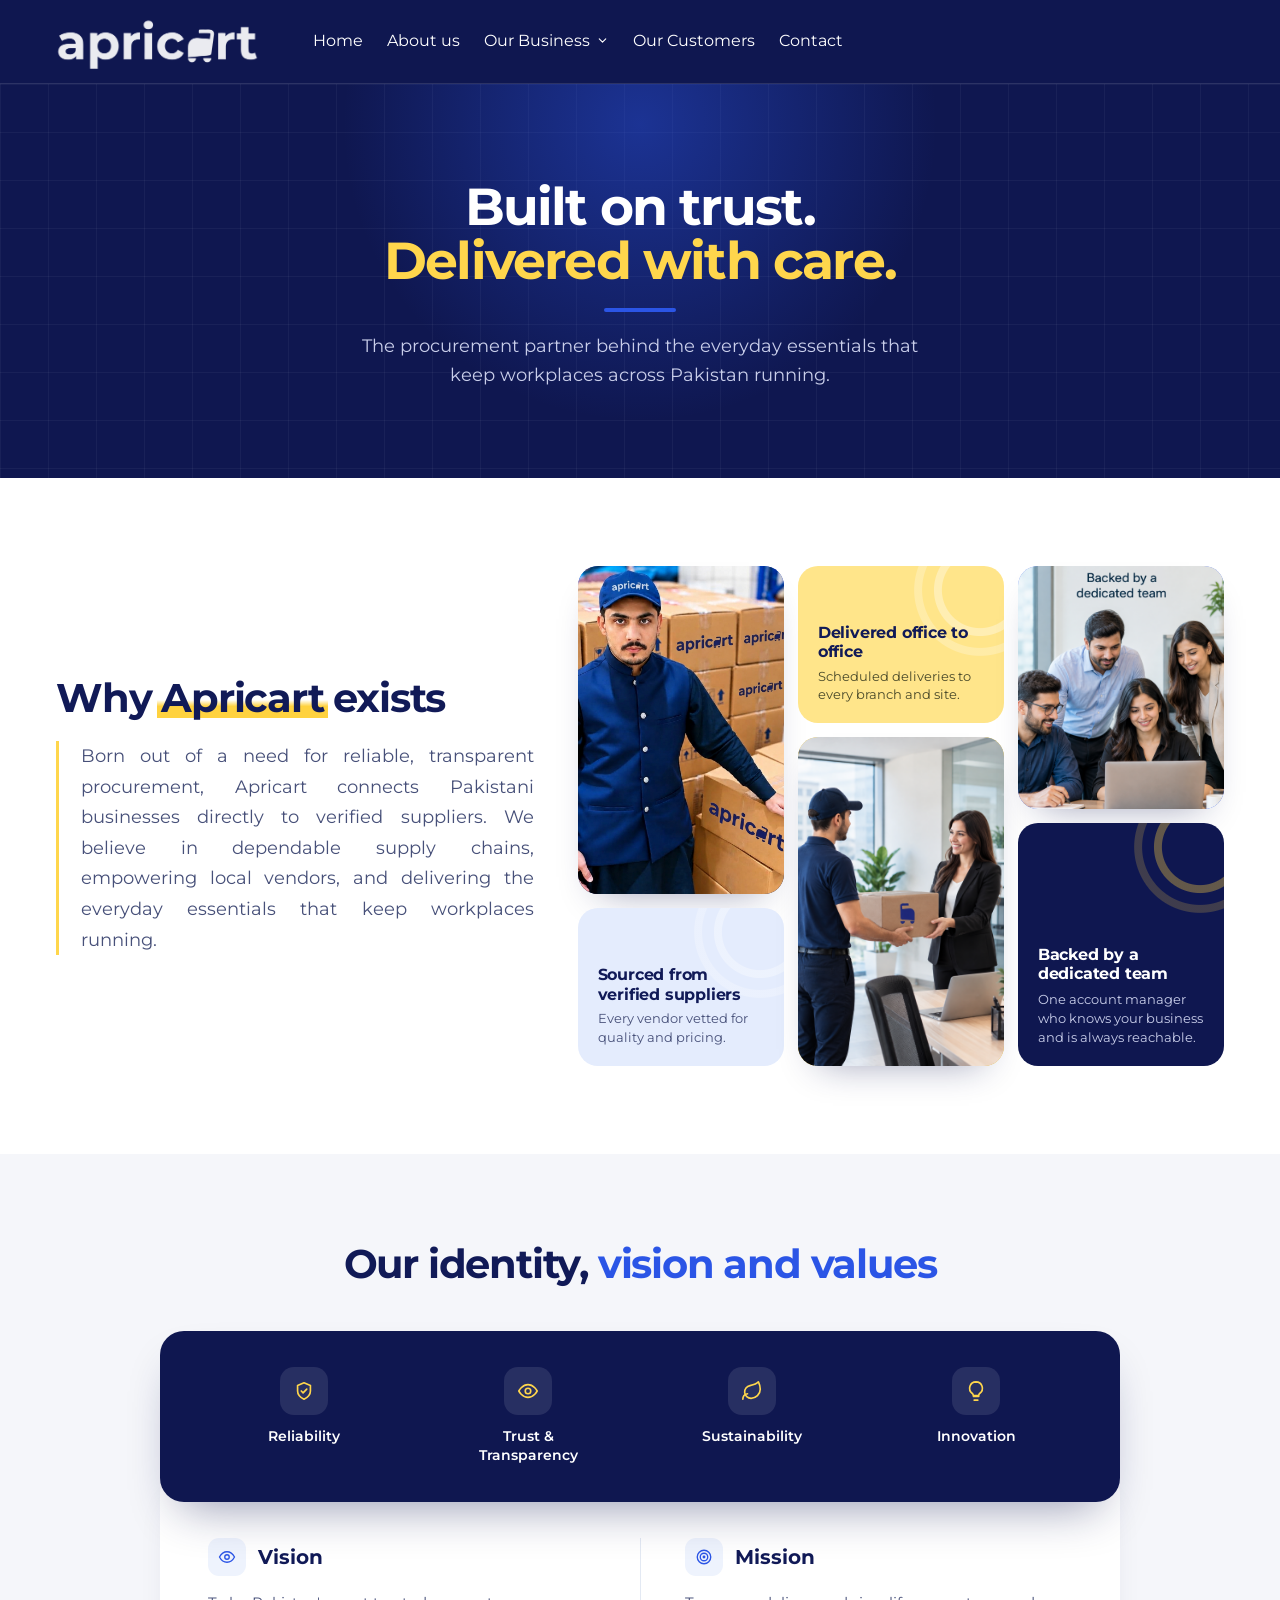
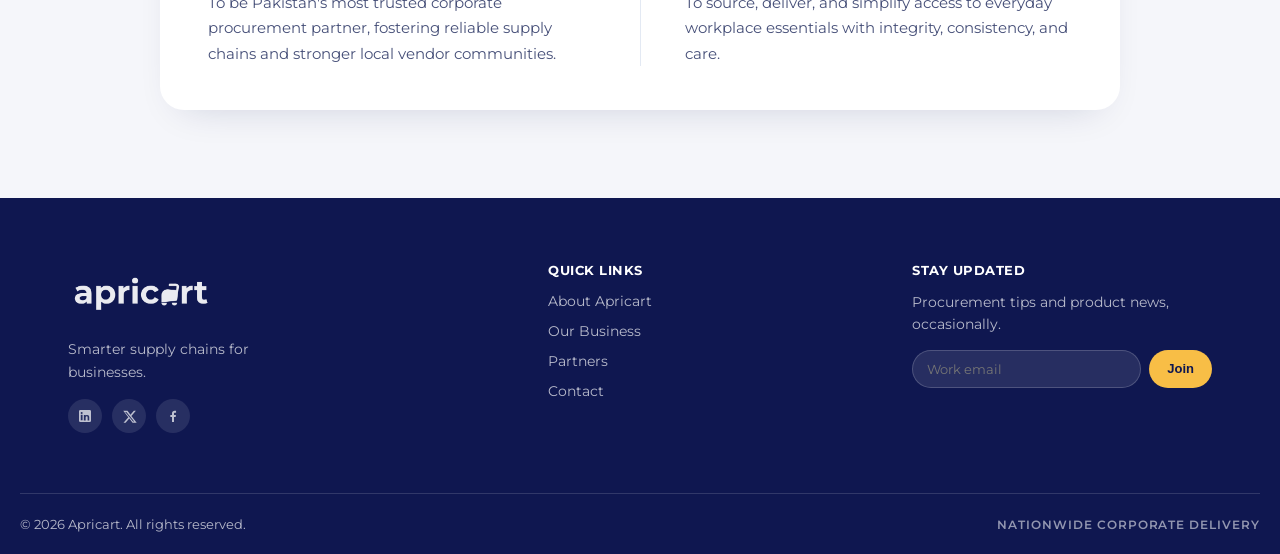
<file: pakaboutus.html>
<!doctype html>
<html lang="en">
<head>
<meta charset="utf-8">
<meta name="viewport" content="width=device-width, initial-scale=1">
<title>About Apricart — Pakistan | Our Story</title>
<link rel="preconnect" href="https://fonts.googleapis.com">
<link rel="preconnect" href="https://fonts.gstatic.com" crossorigin>
<link href="https://fonts.googleapis.com/css2?family=Montserrat:wght@400;500;600;700;800&display=swap" rel="stylesheet">
<style>
  /* ---------- THEME (same as the Pakistan index page) ---------- */
  :root {
    --navy: #0F1750;
    --navy-2: #1F2E63;
    --navy-3: #002072;
    --ink: #111A57;
    --text: #475079;
    --blue: #2B55E6;
    --yellow: #FFD64C;
    --gold: #F8BE46;
    --sky-1: #E4EFFC;
    --white: #FFFFFF;
    --line: #E3E9F3;
  }
  *, *::before, *::after { box-sizing: border-box; }
  html { scroll-behavior: smooth; overflow-x: hidden; }
  body { margin: 0; overflow-x: clip; font-family: 'Montserrat', system-ui; background: #F5F6FA; color: var(--ink); -webkit-font-smoothing: antialiased; }
  a { color: #16206A; text-decoration: none; }
  img { max-width: 100%; display: block; }
  #our-story, #vision-mission, #team { scroll-margin-top: 100px; }

  .site-header, .site-footer { font-family: 'Montserrat', system-ui; color: var(--navy); }
  .site-header *, .site-footer * { margin: 0; padding: 0; }
  .site-header a, .site-footer a { color: inherit; }
  .container { max-width: 1240px; margin: 0 auto; padding: 0 48px; }

  /* ---------- HEADER (identical to index) ---------- */
  header.site-header { width: 100%; height: 84px; background: var(--navy); border-bottom: 1px solid rgba(255,255,255,0.12); display: flex; align-items: center; justify-content: flex-start; gap: 48px; padding: 0 48px; position: sticky; top: 0; z-index: 50; }
  .logo-img { height: 90px; width: auto; display: block; }

  nav.main-nav { display: flex; align-items: stretch; gap: 34px; height: 100%; }
  nav.main-nav > a { display: flex; align-items: center; font-size: 18px; font-weight: 400; color: #FFFFFF; padding: 6px 0; border-bottom: 2px solid transparent; transition: opacity .15s ease, border-color .15s ease; }
  nav.main-nav > a:hover { opacity: .85; border-bottom-color: var(--gold); }

  .nav-item { position: relative; display: flex; align-items: center; }
  .site-header a.nav-trigger { color: #FFFFFF; }
  .nav-trigger { display: flex; align-items: center; gap: 6px; height: 100%; font-size: 18px; font-weight: 400; color: #FFFFFF; background: none; border: none; cursor: pointer; font-family: 'Montserrat'; padding: 6px 0; border-bottom: 2px solid transparent; transition: opacity .15s ease, border-color .15s ease; }
  .nav-trigger:hover, .nav-trigger.active { border-bottom-color: var(--gold); }
  .nav-trigger:hover { opacity: .85; }
  .nav-trigger .chevron { transition: transform .18s ease; display: flex; }
  .nav-item:hover .chevron { transform: rotate(180deg); }

  .dropdown-panel {
    position: absolute; top: 100%; left: 50%; transform: translateX(-50%) translateY(6px);
    background: var(--white); border: 1px solid var(--line); border-radius: 14px;
    box-shadow: 0 20px 48px -14px rgba(22,34,78,0.22); padding: 10px; min-width: 210px;
    opacity: 0; visibility: hidden; pointer-events: none;
    transition: opacity .16s ease, transform .16s ease; z-index: 60;
  }
  .nav-item:hover .dropdown-panel,
  .nav-item:focus-within .dropdown-panel { opacity: 1; visibility: visible; pointer-events: auto; transform: translateX(-50%) translateY(0); }
  .dropdown-panel a { display: block; padding: 11px 14px; border-radius: 9px; font-size: 14px; font-weight: 500; color: var(--navy); }
  .dropdown-panel a:hover { background: var(--sky-1); color: var(--navy-3); }
  .menu-toggle { display: none; }

  .page h1, .page h2, .page h3, .page h4, .page p { margin: 0; }
  .section { padding: 88px 96px; }
  .section-title { font-weight: 700; font-size: 40px; line-height: 1.12; letter-spacing: -1.2px; color: var(--ink); }
  .section-title .accent { color: var(--blue); }
  .hl { background: linear-gradient(transparent 55%, #FFD23F 68%, #FFD23F 92%, transparent 92%); padding: 0 4px; margin: 0 -4px; }
  .btn-yellow { display: inline-flex; align-items: center; gap: 10px; height: 52px; padding: 0 28px; border-radius: 999px; background: var(--yellow); color: var(--ink); font-size: 15px; font-weight: 600; transition: filter .2s ease, transform .2s ease; }
  .btn-yellow:hover { filter: brightness(.95); transform: translateY(-2px); }
  .btn-yellow svg { transition: transform .2s ease; }
  .btn-yellow:hover svg { transform: translateX(3px); }


  .about-hero { position: relative; overflow: hidden; background: var(--navy); padding: 96px 96px 88px; }
  .about-hero .hero-grid { position: absolute; inset: 0; background-image: linear-gradient(rgba(255,255,255,0.045) 1px, transparent 1px), linear-gradient(90deg, rgba(255,255,255,0.045) 1px, transparent 1px); background-size: 48px 48px; }
  .about-hero .hero-glow { position: absolute; left: 50%; top: -260px; margin-left: -300px; width: 600px; height: 600px; border-radius: 50%; background: radial-gradient(circle, rgba(43,85,230,0.45) 0%, rgba(43,85,230,0) 70%); }
  .about-hero-inner { position: relative; z-index: 1; display: flex; flex-direction: column; align-items: center; gap: 20px; max-width: 820px; margin: 0 auto; text-align: center; }
  .about-hero h1 { font-weight: 700; font-size: 60px; line-height: 1.04; letter-spacing: -1.8px; color: #FFFFFF; }
  .about-hero h1 span { color: var(--yellow); }
  .hero-rule { width: 72px; height: 4px; border-radius: 2px; background: var(--blue); }
  .about-hero .lead { max-width: 560px; font-size: 18px; line-height: 1.6; color: #C9CEEA; }


  /* ---------- OUR STORY: text on the left, bento grid of photos + text boxes on the right ---------- */
  .story { background: #FFFFFF; display: grid; grid-template-columns: minmax(0, 0.85fr) minmax(0, 1.15fr); gap: 64px; align-items: center; }
  .story-copy { display: flex; flex-direction: column; gap: 20px; }
  .story-quote { text-align: justify; position: relative; padding-left: 22px; border-left: 3px solid var(--yellow); font-size: 18px; line-height: 1.7; color: var(--text); }

  .story-bento { display: grid; grid-template-columns: repeat(3, minmax(0, 1fr)); grid-template-rows: repeat(6, minmax(0, 1fr)); gap: 14px; height: 500px; }
  /* column 1: tall photo, text box under it */
  .bento-1 { grid-column: 1; grid-row: 1 / 5; }
  .bento-2 { grid-column: 1; grid-row: 5 / 7; }
  /* column 2: text box on top, tall photo under it */
  .bento-3 { grid-column: 2; grid-row: 1 / 3; }
  .bento-4 { grid-column: 2; grid-row: 3 / 7; }
  /* column 3: photo on top, tall text box under it */
  .bento-5 { grid-column: 3; grid-row: 1 / 4; }
  .bento-6 { grid-column: 3; grid-row: 4 / 7; }

  .story-photo { position: relative; margin: 0; border-radius: 20px; overflow: hidden; background: linear-gradient(160deg, #2B55E6 0%, #0F1750 100%); box-shadow: 0 18px 36px -22px rgba(15,23,80,0.45); }
  .story-photo.alt-1 { background: linear-gradient(160deg, #FFD23F 0%, #E0B62E 100%); }
  .story-photo.alt-2 { background: linear-gradient(160deg, #6F8CF5 0%, #2B55E6 100%); }
  .story-photo img { position: absolute; inset: 0; width: 100%; height: 100%; object-fit: cover; transition: transform .6s ease; }
  .story-photo:hover img { transform: scale(1.06); }

  .story-box { position: relative; overflow: hidden; border-radius: 20px; padding: 20px 20px 18px; display: flex; flex-direction: column; justify-content: flex-end; transition: transform .25s ease; }
  .story-box:hover { transform: translateY(-3px); }
  .story-box h3 { position: relative; z-index: 1; font-size: 17px; font-weight: 700; line-height: 1.25; letter-spacing: -.2px; }
  .story-box p { position: relative; z-index: 1; font-size: 13px; line-height: 1.5; }
  /* soft rings in the corner, like the reference */
  .story-box::after { content: ""; position: absolute; right: -46px; top: -46px; width: 140px; height: 140px; border-radius: 50%; background: radial-gradient(circle, transparent 38%, rgba(255,255,255,0.35) 39%, rgba(255,255,255,0.35) 46%, transparent 47%, transparent 58%, rgba(255,255,255,0.25) 59%, rgba(255,255,255,0.25) 66%, transparent 67%); }

  .box-blue   { background: #E4ECFD; color: var(--ink); }
  .box-blue p { color: var(--text); }
  .box-yellow   { background: #FFE58A; color: var(--ink); }
  .box-yellow p { color: #4A4A2A; }
  .box-navy   { background: var(--navy); color: #FFFFFF; }
  .box-navy p { color: #C9CEEA; }
  .box-navy::after { background: radial-gradient(circle, transparent 38%, rgba(255,210,63,0.35) 39%, rgba(255,210,63,0.35) 46%, transparent 47%, transparent 58%, rgba(255,210,63,0.2) 59%, rgba(255,210,63,0.2) 66%, transparent 67%); }

  /* ---------- IDENTITY / VISION ---------- */
  .identity { background: #F5F6FA; }
  .identity-head { display: flex; flex-direction: column; align-items: center; gap: 14px; text-align: center; margin-bottom: 44px; }
  .identity-stack { max-width: 960px; margin: 0 auto; }
  .identity-pillars { position: relative; z-index: 2; background: var(--navy); border-radius: 24px; padding: 36px 44px; display: grid; grid-template-columns: repeat(4, minmax(0,1fr)); gap: 24px; box-shadow: 0 24px 48px -20px rgba(15,23,80,0.45); }
  .pillar { display: flex; flex-direction: column; align-items: center; gap: 12px; text-align: center; }
  .pillar .icon-wrap { width: 48px; height: 48px; border-radius: 14px; background: rgba(255,255,255,0.1); display: flex; align-items: center; justify-content: center; color: var(--yellow); transition: background .25s ease, color .25s ease, transform .25s ease; }
  .pillar:hover .icon-wrap { background: var(--yellow); color: var(--navy); transform: translateY(-3px); }
  .pillar .label { font-size: 14px; font-weight: 600; color: #FFFFFF; line-height: 1.4; }

  .identity-panel { background: #FFFFFF; border-radius: 24px; margin-top: -32px; padding: 68px 48px 44px; display: grid; grid-template-columns: 1fr 1px 1fr; gap: 44px; box-shadow: 0 16px 40px -22px rgba(15,23,80,0.2); }
  .identity-col h3 { display: flex; align-items: center; gap: 12px; font-weight: 700; font-size: 20px; color: var(--ink); margin-bottom: 14px; }
  .identity-col h3 .ic { width: 38px; height: 38px; border-radius: 11px; background: #EEF3FD; color: var(--blue); display: flex; align-items: center; justify-content: center; flex-shrink: 0; }
  .identity-col p { font-size: 15px; line-height: 1.7; color: var(--text); }
  .identity-divider { background: var(--line); }



  /* ---------- FOOTER (identical to index) ---------- */
  footer.site-footer { background: var(--navy); padding: 64px 0 0 0; color: rgba(255,255,255,0.7); }
  .footer-grid { display: grid; grid-template-columns: repeat(3, auto); justify-content: space-between; gap: 48px; padding-bottom: 48px; }
  .footer-col:last-child { width: 300px; }   /* room for the email box */
  .footer-logo { margin-bottom: 16px; }
  .footer-logo-img { height: 60px; width: auto; display: block; }
  .footer-about { font-size: 14px; line-height: 1.6; max-width: 220px; margin-bottom: 16px !important; }
  .footer-note { font-size: 14px; line-height: 1.55; margin-bottom: 14px !important; }
  .footer-col h4 { font-weight: 700; font-size: 13px; letter-spacing: .04em; text-transform: uppercase; color: var(--white); margin-bottom: 14px; }
  .footer-col a, .footer-col .row { display: block; font-size: 14px; margin-bottom: 12px; }
  .footer-col .row { display: flex; gap: 10px; align-items: flex-start; }
  .footer-col .row svg { flex-shrink: 0; margin-top: 2px; }
  .footer-bottom { display: flex; align-items: center; justify-content: space-between; padding: 22px 0; border-top: 1px solid rgba(255,255,255,0.14); font-size: 13px; }
  .footer-bottom .tag { font-size: 12px; font-weight: 600; letter-spacing: .08em; text-transform: uppercase; color: rgba(255,255,255,0.55); }
  .social-row { display: flex; gap: 10px; margin-top: 4px; }
  .social-row a { width: 34px; height: 34px; border-radius: 50%; background: rgba(255,255,255,0.1); display: flex; align-items: center; justify-content: center; }
  .social-row a:hover { background: rgba(255,255,255,0.18); }
  .nl-row { display: flex; gap: 8px; }
  .nl-row input { flex: 1; min-width: 0; background: rgba(255,255,255,0.1); border: 1px solid rgba(255,255,255,0.18); border-radius: 999px; padding: 10px 14px; font-size: 13px; color: var(--white); font-family: 'Montserrat'; }
  .nl-row button { background: var(--gold); color: var(--navy); border: none; border-radius: 999px; padding: 0 18px; font-size: 13px; font-weight: 700; cursor: pointer; }

  /* ---------- RESPONSIVE ---------- */
  @media (max-width: 1280px) {
    .section, .about-hero { padding-left: 56px; padding-right: 56px; }
    nav.main-nav { gap: 24px; }
    nav.main-nav > a, .nav-trigger { font-size: 16px; }
    .about-hero h1 { font-size: 52px; }
    .story { gap: 44px; }
    .story-box h3 { font-size: 15.5px; }
    .story-box p { font-size: 12.5px; }
  }
  @media (max-width: 1100px) {
    .section { padding: 72px 40px; }
    .about-hero { padding: 72px 40px 64px; }
    .story { grid-template-columns: 1fr; }
    .story-bento { height: 480px; }
    .team-grid { grid-template-columns: repeat(2, minmax(0,1fr)); }
  }
  @media (max-width: 980px) {
    .container { padding: 0 24px; }
    header.site-header { height: 68px; padding: 0 24px; }
    .logo-img { height: 60px; }
    .menu-toggle { display: flex; flex-direction: column; justify-content: center; gap: 5px; width: 44px; height: 44px; padding: 10px; background: none; border: 1.5px solid rgba(255,255,255,0.35); border-radius: 10px; cursor: pointer; margin-left: auto; }
    .menu-toggle span { display: block; height: 2px; border-radius: 2px; background: #FFFFFF; transition: transform .25s ease, opacity .2s ease; }
    .menu-open .menu-toggle span:nth-child(1) { transform: translateY(7px) rotate(45deg); }
    .menu-open .menu-toggle span:nth-child(2) { opacity: 0; }
    .menu-open .menu-toggle span:nth-child(3) { transform: translateY(-7px) rotate(-45deg); }
    nav.main-nav { display: none; position: absolute; top: 100%; left: 0; right: 0; height: auto; flex-direction: column; align-items: stretch; gap: 0; padding: 8px 24px 24px; background: var(--navy); border-bottom: 1px solid rgba(255,255,255,0.12); box-shadow: 0 24px 40px -20px rgba(0,0,0,0.5); max-height: calc(100vh - 68px); overflow-y: auto; }
    .menu-open nav.main-nav { display: flex; }
    nav.main-nav > a, .nav-trigger { font-size: 17px; padding: 14px 0; border-bottom: 1px solid rgba(255,255,255,0.1); width: 100%; justify-content: space-between; }
    .nav-trigger.active { color: #FFD23F; border-bottom-color: rgba(255,255,255,0.1); }
    .nav-item { flex-direction: column; align-items: stretch; }
    .nav-item .chevron { display: none; }
    .dropdown-panel { position: static; transform: none; opacity: 1; visibility: visible; pointer-events: auto; background: transparent; border: 0; box-shadow: none; padding: 4px 0 8px 14px; min-width: 0; }
    .nav-item:hover .dropdown-panel, .nav-item:focus-within .dropdown-panel { transform: none; }
    .dropdown-panel a { color: rgba(255,255,255,0.75); padding: 10px 0; }
    .dropdown-panel a:hover { background: none; color: #FFFFFF; }

    .identity-pillars { grid-template-columns: repeat(2, minmax(0,1fr)); row-gap: 28px; }
    .identity-panel { grid-template-columns: 1fr; gap: 28px; }
    .identity-divider { display: none; }
    .footer-grid { grid-template-columns: repeat(2, minmax(0,1fr)); justify-content: stretch; }
    .footer-col:last-child { width: auto; }
  }
  @media (max-width: 600px) {
    .logo-img { height: 48px; }
    .section { padding: 52px 20px; }
    .about-hero { padding: 52px 20px 48px; }
    .about-hero h1 { font-size: 38px; letter-spacing: -1px; }
    .about-hero .lead { font-size: 16px; }
    .section-title { font-size: 30px; letter-spacing: -.6px; }
    .story-quote { font-size: 16px; }
    /* bento becomes two simple columns: each photo sits next to its text box */
    .story-bento { height: auto; grid-template-columns: repeat(2, minmax(0, 1fr)); grid-template-rows: none; grid-auto-rows: minmax(170px, auto); gap: 10px; }
    .story-bento > * { grid-column: auto; grid-row: auto; }
    .bento-3 { order: 4; }
    .bento-4 { order: 3; }
    .bento-1 { order: 1; } .bento-2 { order: 2; } .bento-5 { order: 5; } .bento-6 { order: 6; }
    .story-box { padding: 16px; }
    .identity-pillars { padding: 28px 20px; }
    .identity-panel { padding: 60px 22px 28px; }
    .team-grid { grid-template-columns: 1fr; }
    .container { padding: 0 20px; }
    .footer-grid { grid-template-columns: 1fr; gap: 32px; }
    .footer-bottom { flex-direction: column; align-items: flex-start; gap: 8px; }
  }
</style>
</head>
<body>

<!-- ================= HEADER================= -->
<header class="site-header">
  <a href="index.html">
    <img src="/images/logo_white.png" alt="Apricart" class="logo-img">
  </a>

  <nav class="main-nav" id="main-nav">
    <a href="Pakistan.html">Home</a>

    <a href="pakaboutus.html" class="active" aria-current="page">About us</a>

    <div class="nav-item">
      <button class="nav-trigger" aria-haspopup="true" aria-expanded="false">
        Our Business
        <span class="chevron"><svg width="13" height="13" viewBox="0 0 24 24" fill="none" stroke="currentColor" stroke-width="2" stroke-linecap="round" stroke-linejoin="round"><polyline points="6 9 12 15 18 9"></polyline></svg></span>
      </button>
      <div class="dropdown-panel">
        <a href="supplies.html">Supplies</a>
      </div>
    </div>

    <a href="partners.html">Our Customers</a>
    <a href="contact_us.html">Contact</a>
  </nav>

  <button class="menu-toggle" type="button" aria-label="Open menu" aria-expanded="false" aria-controls="main-nav">
    <span></span><span></span><span></span>
  </button>
</header>

<main class="page">

  <!-- ================= ABOUT HERO ================= -->
  <section class="about-hero">
    <div class="hero-grid"></div>
    <div class="hero-glow"></div>

    <div class="about-hero-inner">
      <h1>Built on trust.<br><span>Delivered with care.</span></h1>
      <div class="hero-rule"></div>
      <p class="lead">The procurement partner behind the everyday essentials that keep workplaces across Pakistan running.</p>
    </div>
  </section>

  <!-- ================= OUR STORY ================= -->
  <section class="section story" id="our-story">
    <div class="story-copy">
      <h2 class="section-title">Why <span class="hl">Apricart</span> exists</h2>
      <p class="story-quote">Born out of a need for reliable, transparent procurement, Apricart connects Pakistani businesses directly to verified suppliers. We believe in dependable supply chains, empowering local vendors, and delivering the everyday essentials that keep workplaces running.</p>
    </div>

    <!-- bento: 3 photos + 3 text boxes (the titles now live in the boxes, not on the photos) -->
    <div class="story-bento">
      <figure class="story-photo bento-1">
        <img src="/images/suppliers.jpg" alt="Shelves of office supplies being picked in the Apricart warehouse" loading="lazy" onerror="this.remove()">
      </figure>

      <div class="story-box box-blue bento-2">
        <div>
          <h3>Sourced from verified suppliers</h3>
          <p style="margin-top:6px;">Every vendor vetted for quality and pricing.</p>
        </div>
      </div>

      <div class="story-box box-yellow bento-3">
        <div>
          <h3>Delivered office to office</h3>
          <p style="margin-top:6px;">Scheduled deliveries to every branch and site.</p>
        </div>
      </div>

      <figure class="story-photo alt-1 bento-4">
        <img src="/images/delivery.png" alt="Apricart delivery arriving at an office reception" loading="lazy" onerror="this.remove()">
      </figure>

      <figure class="story-photo alt-2 bento-5">
        <img src="/images/team.png" alt="Apricart account manager reviewing an order with a client" loading="lazy" onerror="this.remove()">
      </figure>

      <div class="story-box box-navy bento-6">
        <div>
          <h3>Backed by a dedicated team</h3>
          <p style="margin-top:8px;">One account manager who knows your business and is always reachable.</p>
        </div>
      </div>
    </div>
  </section>


  <section class="section identity" id="vision-mission">
    <div class="identity-head">
      <h2 class="section-title">Our identity, <span class="accent">vision and values</span></h2>
    </div>

    <div class="identity-stack">
      <div class="identity-pillars">
        <div class="pillar">
          <span class="icon-wrap"><svg width="22" height="22" viewBox="0 0 24 24" fill="none" stroke="currentColor" stroke-width="1.8" stroke-linecap="round" stroke-linejoin="round"><path d="M12 3l7 3v6c0 4-3 7-7 9-4-2-7-5-7-9V6z"/><path d="M9 12l2 2 4-4"/></svg></span>
          <span class="label">Reliability</span>
        </div>
        <div class="pillar">
          <span class="icon-wrap"><svg width="22" height="22" viewBox="0 0 24 24" fill="none" stroke="currentColor" stroke-width="1.8" stroke-linecap="round" stroke-linejoin="round"><path d="M2 12s3.6-7 10-7 10 7 10 7-3.6 7-10 7S2 12 2 12z"/><circle cx="12" cy="12" r="3"/></svg></span>
          <span class="label">Trust &amp;<br>Transparency</span>
        </div>
        <div class="pillar">
          <span class="icon-wrap"><svg width="22" height="22" viewBox="0 0 24 24" fill="none" stroke="currentColor" stroke-width="1.8" stroke-linecap="round" stroke-linejoin="round"><path d="M11 20A7 7 0 0 1 9.8 6.1C15.5 5 17 4.5 19 2c1 2 2 4.2 2 8 0 5.5-4.8 10-10 10z"/><path d="M2 21c0-3 1.9-5.4 5.1-6"/></svg></span>
          <span class="label">Sustainability</span>
        </div>
        <div class="pillar">
          <span class="icon-wrap"><svg width="22" height="22" viewBox="0 0 24 24" fill="none" stroke="currentColor" stroke-width="1.8" stroke-linecap="round" stroke-linejoin="round"><path d="M9 18h6M10 22h4M12 2a7 7 0 0 0-4 12.7c.6.5 1 1.3 1 2.3h6c0-1 .4-1.8 1-2.3A7 7 0 0 0 12 2z"/></svg></span>
          <span class="label">Innovation</span>
        </div>
      </div>

      <div class="identity-panel">
        <div class="identity-col">
          <h3><span class="ic"><svg width="18" height="18" viewBox="0 0 24 24" fill="none" stroke="currentColor" stroke-width="1.8" stroke-linecap="round" stroke-linejoin="round"><path d="M2 12s3.6-7 10-7 10 7 10 7-3.6 7-10 7S2 12 2 12z"/><circle cx="12" cy="12" r="3"/></svg></span>Vision</h3>
          <p>To be Pakistan's most trusted corporate procurement partner, fostering reliable supply chains and stronger local vendor communities.</p>
        </div>
        <div class="identity-divider"></div>
        <div class="identity-col">
          <h3><span class="ic"><svg width="18" height="18" viewBox="0 0 24 24" fill="none" stroke="currentColor" stroke-width="1.8" stroke-linecap="round" stroke-linejoin="round"><circle cx="12" cy="12" r="9"/><circle cx="12" cy="12" r="5"/><circle cx="12" cy="12" r="1"/></svg></span>Mission</h3>
          <p>To source, deliver, and simplify access to everyday workplace essentials with integrity, consistency, and care.</p>
        </div>
      </div>
    </div>
  </section>



</main>

<!-- ================= FOOTER (same as index) ================= -->
<footer class="site-footer">
  <div class="container footer-grid">
    <div class="footer-col">
      <div class="footer-logo">
        <img src="/images/logo_white.png" alt="Apricart" class="footer-logo-img">
      </div>
      <p class="footer-about">Smarter supply chains for businesses.</p>
      <div class="social-row">
        <a href="#"><svg width="16" height="16" viewBox="0 0 24 24" fill="currentColor"><path d="M19 3a2 2 0 0 1 2 2v14a2 2 0 0 1-2 2H5a2 2 0 0 1-2-2V5a2 2 0 0 1 2-2h14zM8.34 18.34V10.1H5.67v8.24h2.67zM7 8.96a1.55 1.55 0 1 0 0-3.1 1.55 1.55 0 0 0 0 3.1zM18.34 18.34h.01v-4.5c0-2.4-1.28-3.52-3-3.52-1.38 0-2 .76-2.34 1.3v-1.11H10.3c.04.75 0 8.24 0 8.24h2.67v-4.6c0-.25.02-.5.1-.68.2-.5.66-1.03 1.44-1.03.95 0 1.42.7 1.42 1.85v4.46l2.42-.01z"/></svg></a>
        <a href="#"><svg width="15" height="15" viewBox="0 0 24 24" fill="currentColor"><path d="M18.9 2.9h3.3l-7.2 8.2 8.5 11h-6.6l-5.2-6.8-6 6.8H2.4l7.7-8.8L2 2.9h6.8l4.7 6.3 5.4-6.3zm-1.2 17.2h1.8L7 4.8H5l12.7 15.3z"/></svg></a>
        <a href="#"><svg width="16" height="16" viewBox="0 0 24 24" fill="currentColor"><path d="M13.5 21v-7.5h2.5l.4-3h-2.9V8.4c0-.87.24-1.46 1.5-1.46h1.6V4.28C16.3 4.2 15.4 4.1 14.4 4.1c-2.3 0-3.9 1.4-3.9 4v2.4H8v3h2.5V21h3z"/></svg></a>
      </div>
    </div>
    <div class="footer-col">
      <h4>Quick Links</h4>
      <a href="aboutus.html">About Apricart</a>
      <a href="supplies.html">Our Business</a>
      <a href="partners.html">Partners</a>
      <a href="contact_us.html">Contact</a>
    </div>
    <div class="footer-col">
      <h4>Stay Updated</h4>
      <p class="footer-note">Procurement tips and product news, occasionally.</p>
      <div class="nl-row">
        <input type="email" placeholder="Work email">
        <button>Join</button>
      </div>
    </div>
  </div>
  <div class="container footer-bottom">
    <span>&copy; 2026 Apricart. All rights reserved.</span>
    <span class="tag">Nationwide Corporate Delivery</span>
  </div>
</footer>

<script>
  (function () {
    var header = document.querySelector('.site-header');
    var toggle = header.querySelector('.menu-toggle');
    toggle.addEventListener('click', function () {
      var open = header.classList.toggle('menu-open');
      toggle.setAttribute('aria-expanded', open);
      toggle.setAttribute('aria-label', open ? 'Close menu' : 'Open menu');
    });
    header.querySelectorAll('.main-nav a').forEach(function (link) {
      link.addEventListener('click', function () {
        header.classList.remove('menu-open');
        toggle.setAttribute('aria-expanded', false);
      });
    });
  })();
</script>
</body>
</html>
</file>
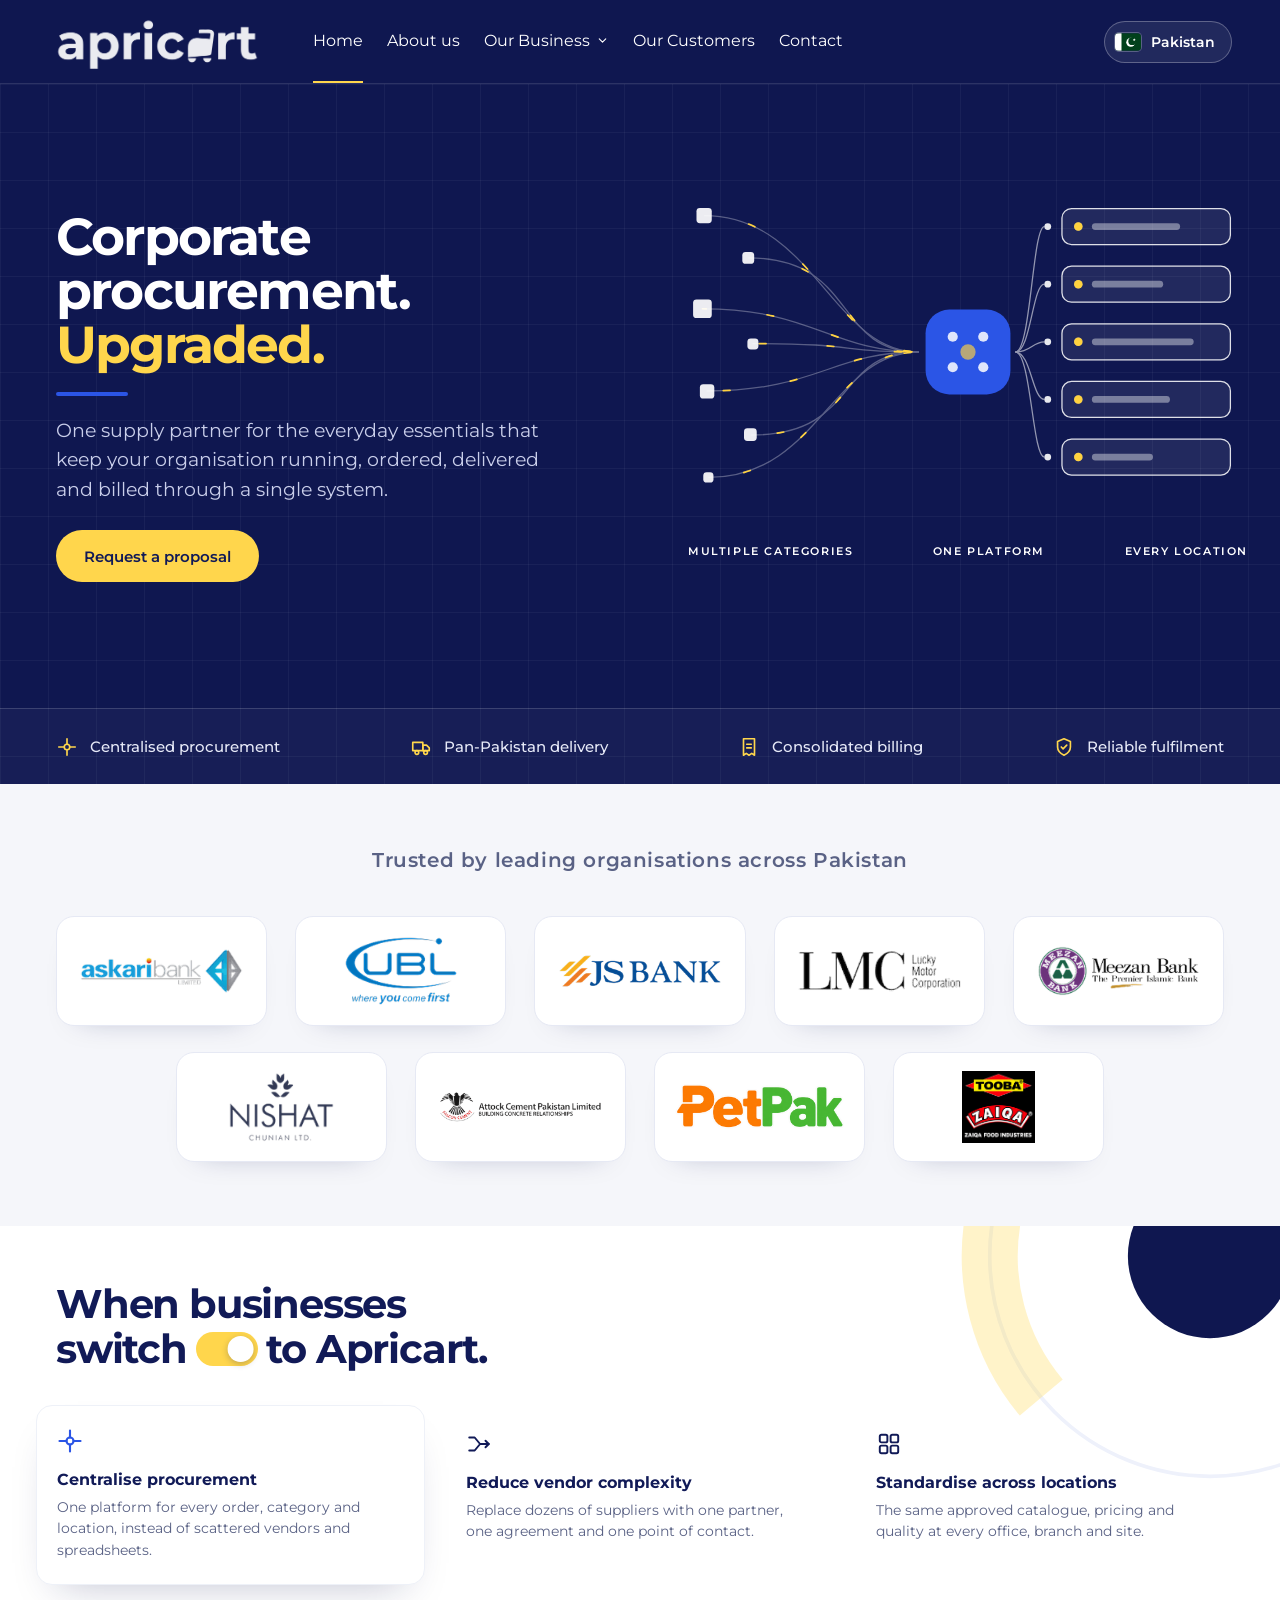
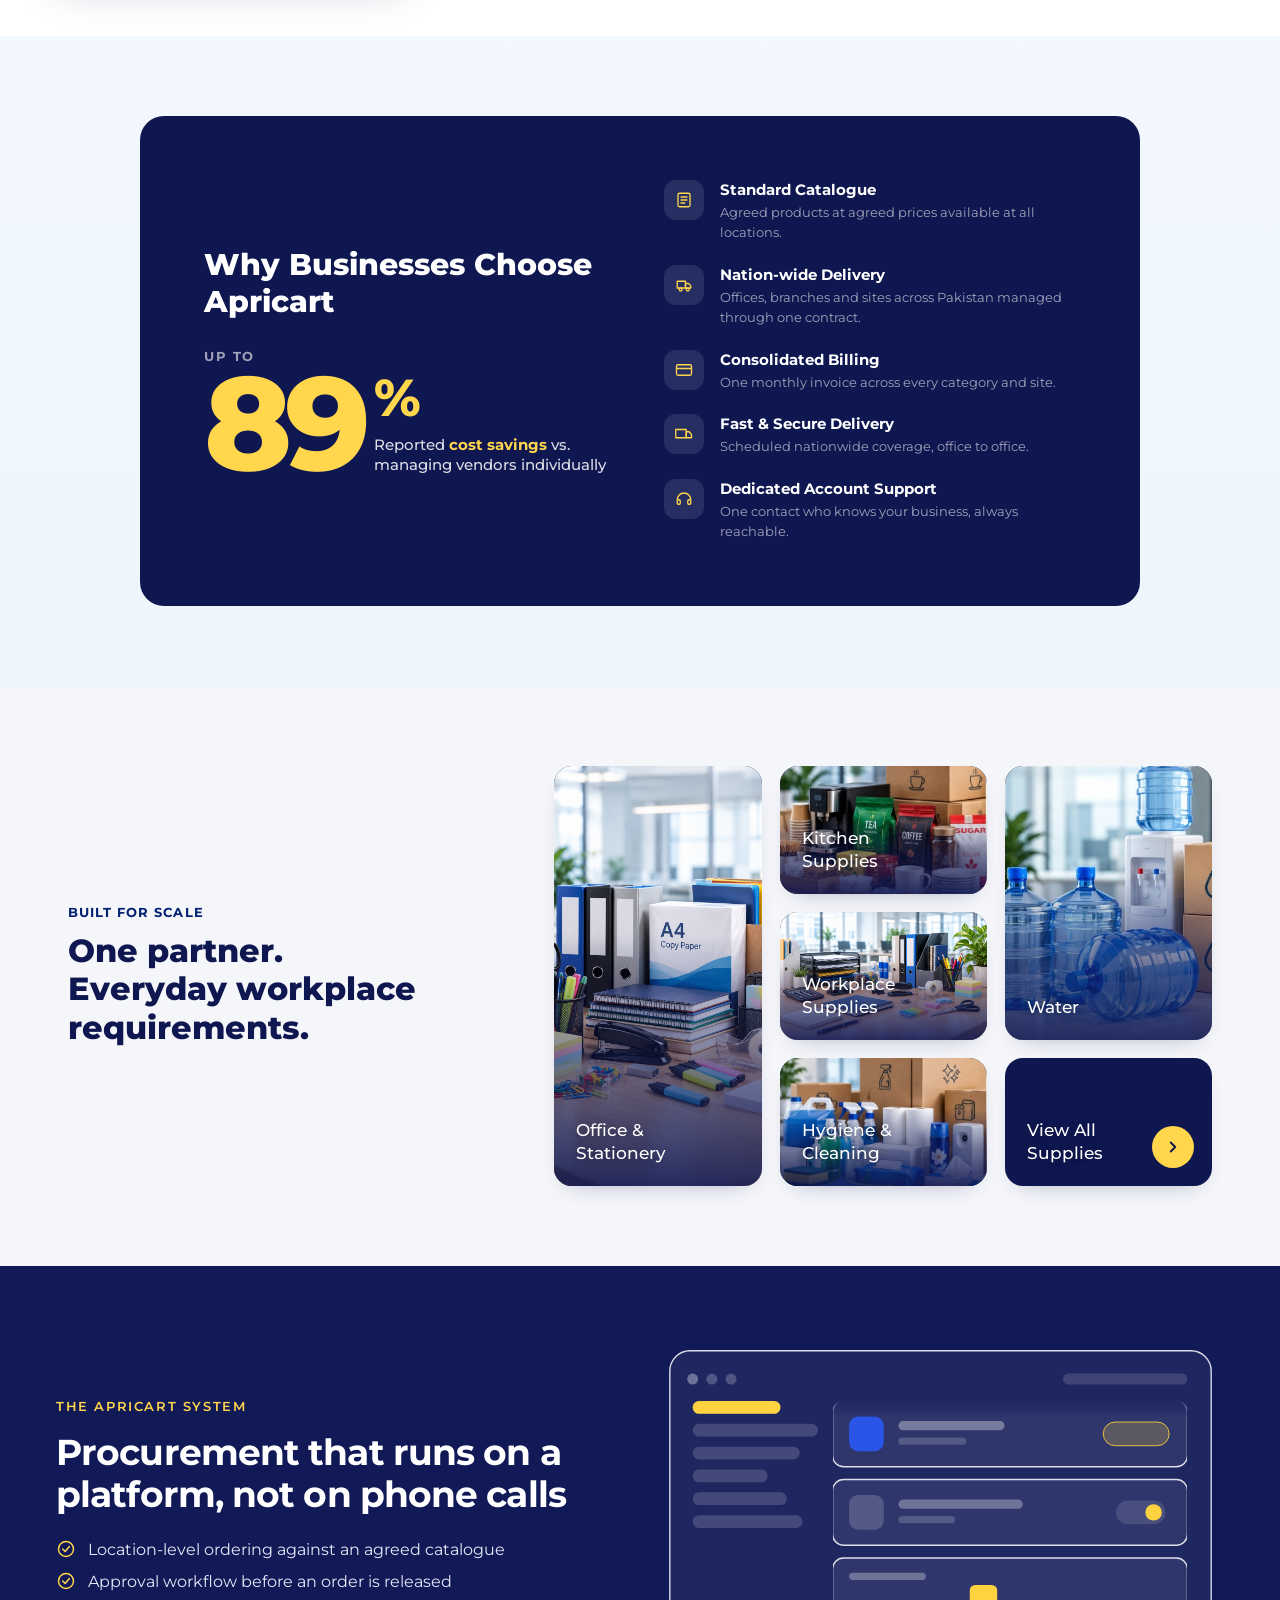
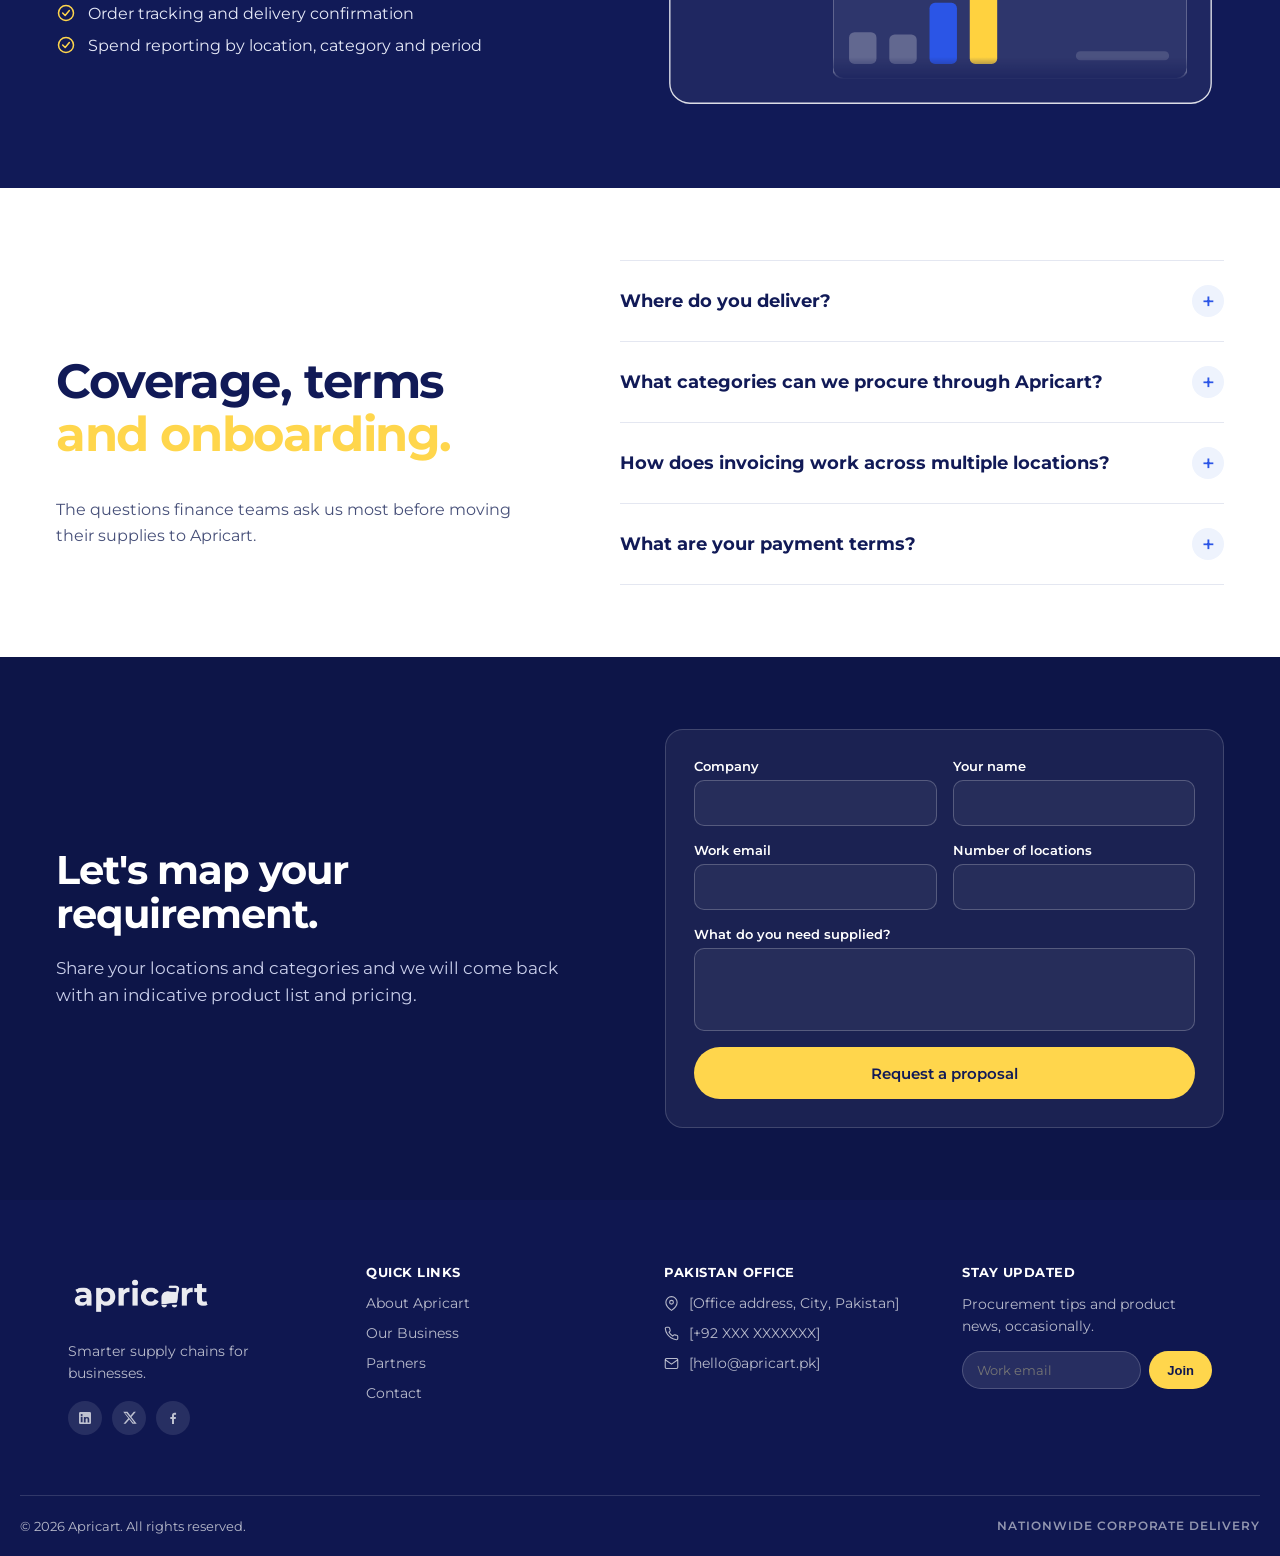
<file: Pakistan.html>
<!doctype html>
<html lang="en">
<head>
<meta charset="utf-8">
<meta name="viewport" content="width=device-width, initial-scale=1">
<title>Pakistan | Corporate Procurement</title>
<link rel="preconnect" href="https://fonts.googleapis.com">
<link rel="preconnect" href="https://fonts.gstatic.com" crossorigin>
<link href="https://fonts.googleapis.com/css2?family=Montserrat:wght@400;500;600;700;800&display=swap" rel="stylesheet">
<style>
  :root {
    --navy: #0F1750;
    --navy-2: #1F2E63;
    --navy-3: #002072;
    --slate: #6B7686;
    --slate-light: #8A93A6;
    --sky-1: #E4EFFC;
    --gold: #FFD64C;
    --gold-dark: #F8BE46;
    --white: #FFFFFF;
    --line: #E3E9F3;
  }
  *, *::before, *::after { box-sizing: border-box; }

html { overflow-x: hidden; }
body { overflow-x: clip; }

@supports (-moz-appearance: none) {
  html { scrollbar-width: thin; scrollbar-color: #E4EFFC #0F1750; }   /* Firefox only */
}

body { margin: 0; font-family: 'Montserrat', system-ui; background: #F5F6FA; -webkit-font-smoothing: antialiased; }
a { color: #16206A; text-decoration: none; }
  .site-header, .site-footer { font-family: 'Montserrat', system-ui; color: var(--navy); }
  .site-header *, .site-footer * { margin: 0; padding: 0; }
  .site-header a, .site-footer a { color: inherit; }
  .site-header img, .site-footer img { max-width: 100%; display: block; }
  .container { max-width: 1240px; margin: 0 auto; padding: 0 48px; }
  /* ---------- HEADER  ---------- */
  header.site-header { width: 100%; height: 84px; background: var(--navy); border-bottom: 1px solid rgba(255,255,255,0.12); display: flex; align-items: center; justify-content: flex-start; gap: 48px; padding: 0 48px; position: sticky; top: 0; z-index: 50; }
  .logo-img { height: 90px; width: auto; display: block; }

  nav.main-nav { display: flex; align-items: stretch; gap: 34px; height: 100%; }
  nav.main-nav > a { display: flex; align-items: center; font-size: 18px; font-weight: 400; color: #FFFFFF; padding: 6px 0; border-bottom: 2px solid transparent; transition: opacity .15s ease, border-color .15s ease; }
  nav.main-nav > a:hover { opacity: .85; border-bottom-color: var(--gold); }
  nav.main-nav > a.active { font-weight: 400; border-bottom-color: var(--gold); }

  .nav-item { position: relative; display: flex; align-items: center;  }
  .nav-trigger { display: flex; align-items: center; gap: 6px; height: 100%; font-size: 18px; font-weight: 400; color: #FFFFFF; background: none; border: none; cursor: pointer; font-family: 'Montserrat'; padding: 6px 0; border-bottom: 2px solid transparent; transition: opacity .15s ease, border-color .15s ease; }
  .nav-trigger:hover { opacity: .85; border-bottom-color: var(--gold); }
  .nav-trigger .chevron { transition: transform .18s ease; display: flex; }
  .nav-item:hover .chevron { transform: rotate(180deg); }

  .dropdown-panel {
    position: absolute; top: 100%; left: 50%; transform: translateX(-50%) translateY(6px);
    background: var(--white); border: 1px solid var(--line); border-radius: 14px;
    box-shadow: 0 20px 48px -14px rgba(22,34,78,0.22); padding: 10px; min-width: 210px;
    opacity: 0; visibility: hidden; pointer-events: none;
    transition: opacity .16s ease, transform .16s ease;
    z-index: 60;
  }
  .nav-item:hover .dropdown-panel,
  .nav-item:focus-within .dropdown-panel { opacity: 1; visibility: visible; pointer-events: auto; transform: translateX(-50%) translateY(0); }
  .dropdown-panel a { display: block; padding: 11px 14px; border-radius: 9px; font-size: 14px; font-weight: 500; color: var(--navy); }
  .dropdown-panel a:hover { background: var(--sky-1); color: var(--navy-3); }

  /* ---------- FOOTER ---------- */
  footer.site-footer { background: var(--navy); padding: 64px 0 0 0; color: rgba(255,255,255,0.7); }
  .footer-grid { display: grid; grid-template-columns: repeat(4, minmax(0,1fr)); gap: 48px; padding-bottom: 48px; }
  .footer-logo { margin-bottom: 16px; }
  .footer-logo-img { height: 60px; width: auto; display: block; }
  .footer-about { font-size: 14px; line-height: 1.6; max-width: 220px; margin-bottom: 16px !important; }
  .footer-note { font-size: 14px; line-height: 1.55; margin-bottom: 14px !important; }
  .footer-col h4 { font-weight: 700; font-size: 13px; letter-spacing: .04em; text-transform: uppercase; color: var(--white); margin-bottom: 14px; }
  .footer-col a, .footer-col .row { display: block; font-size: 14px; margin-bottom: 12px; }
  .footer-col .row { display: flex; gap: 10px; align-items: flex-start; }
  .footer-col .row svg { flex-shrink: 0; margin-top: 2px; }
  .footer-bottom { display: flex; align-items: center; justify-content: space-between; padding: 22px 0; border-top: 1px solid rgba(255,255,255,0.14); font-size: 13px; }
  .footer-bottom .tag { font-size: 12px; font-weight: 600; letter-spacing: .08em; text-transform: uppercase; color: rgba(255,255,255,0.55); }
  .social-row { display: flex; gap: 10px; margin-top: 4px; }
  .social-row a { width: 34px; height: 34px; border-radius: 50%; background: rgba(255,255,255,0.1); display: flex; align-items: center; justify-content: center; }
  .social-row a:hover { background: rgba(255,255,255,0.18); }
  .nl-row { display: flex; gap: 8px; }
  .nl-row input { flex: 1; min-width: 0; background: rgba(255,255,255,0.1); border: 1px solid rgba(255,255,255,0.18); border-radius: 999px; padding: 10px 14px; font-size: 13px; color: var(--white); font-family: 'Montserrat'; }
  .nl-row button { background: var(--gold); color: var(--navy); border: none; border-radius: 999px; padding: 0 18px; font-size: 13px; font-weight: 700; cursor: pointer; transition: background .2s ease; }
  .nl-row button:hover { background: var(--gold-dark); }

  @media (max-width: 980px) {
    .container { padding: 0 24px; }
    .site-header { padding: 0 24px; }
    .main-nav { display: none; }
    .footer-grid { grid-template-columns: repeat(2, minmax(0,1fr)); }
  }


  .page h1, .page h2, .page p { margin: 0; }
  .icon { stroke-width: 1.8; stroke-linecap: round; stroke-linejoin: round; flex-shrink: 0; }
  .section { padding: 80px 96px; }
  .eyebrow-tag { font-size: 13px; font-weight: 600; letter-spacing: 1.6px; text-transform: uppercase; color: #2B55E6; }
  .section-title { font-weight: 700; font-size: 36px; line-height: 1.15; letter-spacing: -0.9px; color: #111A57; }
  .section-intro { display: flex; flex-direction: column; gap: 10px; }
  .card-title { font-weight: 600; color: #111A57; }
  .card-text { font-size: 15px; line-height: 1.55; color: #475079; }

  /* hero */
  .hero-dark { height: 700px; position: relative; background: #0F1750; overflow: hidden; display: flex; align-items: center; padding: 0 96px; }
  .hero-grid { position: absolute; inset: 0; background-image: linear-gradient(rgba(255,255,255,0.045) 1px, transparent 1px), linear-gradient(90deg, rgba(255,255,255,0.045) 1px, transparent 1px); background-size: 48px 48px; }
  .hero-graphic { position: absolute; right: 80px; top: 90px; margin: 0; width: 660px; }
  .hero-graphic img { display: block; width: 100%; height: auto; }
  .flow-labels { display: flex; justify-content: space-between; margin-top: 14px; font-size: 11px; font-weight: 600; letter-spacing: 1.6px; text-transform: uppercase; color: var(--white); }
  .hero-content { width: 620px; position: relative; z-index: 1; display: flex; flex-direction: column; gap: 20px; margin-bottom: 76px; }
  .hero-title { font-weight: 700; font-size: 60px; line-height: 1.04; letter-spacing: -1.8px; color: #FFFFFF; }
  .hero-title span { color: var(--gold); }
  .hero-rule { width: 72px; height: 4px; border-radius: 2px; background: #2B55E6; }
  .hero-lead { max-width: 520px; font-size: 19px; line-height: 1.55; color: #C9CEEA; }
  .hero-actions { display: flex; gap: 12px; margin-top: 6px; }
  .hero-btn { height: 52px; padding: 0 28px; display: flex; align-items: center; background: var(--gold); border-radius: 999px; font-size: 15px; font-weight: 600; color: #111A57; transition: background .2s ease; }
  .hero-btn:hover { background: var(--gold-dark); }
  .hero-features { position: absolute; left: 0; right: 0; bottom: 0; height: 76px; border-top: 1px solid rgba(255,255,255,0.12); background: rgba(255,255,255,0.03); display: flex; align-items: center; justify-content: space-between; padding: 0 96px; }
  .hero-feature { display: flex; align-items: center; gap: 12px; font-size: 15px; font-weight: 500; color: #E6E9F7; }
  .hero-feature .icon, .check-item .icon { color: var(--gold); }

  /* trusted by */
  .trusted { display: flex; flex-direction: column; align-items: center; justify-content: center; gap: 44px; padding: 80px 96px; }
  .trusted-label { font-size: 20px; font-weight: 600; letter-spacing: 0.6px; color: #5A6285; text-align: center; }
  .logo-row { width: 100%; max-width: 1280px; display: flex; flex-wrap: wrap; justify-content: center; gap: 32px 36px; }
  .client { width: calc((100% - 4 * 36px) / 5); max-width: 232px; display: flex; flex-direction: column; align-items: center; }
  .client-logo { width: 100%; height: 124px; padding: 20px 26px; border-radius: 18px; background: #FFFFFF; border: 1px solid #E6E9F4; box-shadow: 0 14px 30px -24px rgba(15,23,80,0.35); display: flex; align-items: center; justify-content: center; transition: transform .25s ease, box-shadow .25s ease, border-color .25s ease; }
  .client-logo:hover { transform: translateY(-4px); border-color: var(--gold); box-shadow: 0 22px 40px -24px rgba(15,23,80,0.45); }
  .client-logo img { display: block; width: 100%; height: 100%; object-fit: contain; }

  .how { position: relative; overflow: hidden; background: #FFFFFF; display: flex; flex-direction: column; gap: 36px; padding-top: 64px; padding-bottom: 56px; }
  .how-intro { position: relative; z-index: 1; }
  .how .section-title { white-space: nowrap; font-size: 40px; line-height: 1.12; letter-spacing: -1.2px; }
  .how .section-title .line2 { display: inline-flex; align-items: center; flex-wrap: wrap; gap: .22em; }
  .how .section-title .line2 b { font-weight: 700; white-space: nowrap; }

  .switch { position: relative; display: inline-block; width: 1.55em; height: .86em; border-radius: 999px; background: #D5DAEA; vertical-align: middle; flex-shrink: 0; transition: background .45s ease; }
  .switch::after { content: ""; position: absolute; top: .1em; left: .1em; width: .66em; height: .66em; border-radius: 50%; background: #FFFFFF; box-shadow: 0 2px 6px rgba(15,23,80,.25); transition: transform .45s cubic-bezier(.5,1.6,.4,1); }
  .how.in-view .switch { background: var(--gold); }
  .how.in-view .switch::after { transform: translateX(.69em); }

  .how-ring { position: absolute; top: -250px; right: -210px; width: 560px; height: 560px; pointer-events: none; z-index: 0; }
  .how-ring svg { width: 100%; height: 100%; animation: how-spin 40s linear infinite; }
  .how-ring .ring-gold { stroke: var(--gold); stroke-opacity: .3; }
  @keyframes how-spin { to { transform: rotate(360deg); } }

  .offer-grid { position: relative; z-index: 1; list-style: none; margin: 0 -20px; padding: 0; display: grid; grid-template-columns: repeat(3, minmax(0, 1fr)); gap: 8px 20px; }
  .offer { padding: 22px 20px; border-radius: 16px; border: 1px solid transparent; display: flex; flex-direction: column; gap: 8px; transition: background .3s ease, box-shadow .3s ease, border-color .3s ease, transform .3s ease; }
  .offer-icon { width: 26px; height: 26px; color: #111A57; margin-bottom: 8px; transition: color .3s ease, transform .3s ease; }
  .offer h3 { margin: 0; font-size: 16px; font-weight: 700; color: #111A57; }
  .offer p { margin: 0; font-size: 14px; line-height: 1.55; color: #5A6285; max-width: 320px; }
  /* highlighted card: follows the mouse; the first card is highlighted when nothing is hovered */
  .offer:hover, .offer:focus-within, .offer-grid:not(:hover) .offer:first-child { background: #FFFFFF; border-color: #EEF1F8; box-shadow: 0 20px 40px -22px rgba(15,23,80,0.28); transform: translateY(-3px); }
  .offer:hover .offer-icon, .offer:focus-within .offer-icon, .offer-grid:not(:hover) .offer:first-child .offer-icon { color: #2B55E6; transform: scale(1.08); }

  @media (max-width: 1100px) {
    .how-ring { display: none; }
  }
  @media (max-width: 1000px) {
    .offer-grid { grid-template-columns: repeat(2, minmax(0, 1fr)); margin: 0 -16px; }
    .offer { padding: 20px 16px; }
  }

  .hl { background: linear-gradient(transparent 55%, var(--gold) 68%, var(--gold) 92%, transparent 92%); padding: 0 4px; margin: 0 -4px; }

  /* ---------- SHARED  */
  .eyebrow { font-weight: 700; font-size: 13px; letter-spacing: .08em; text-transform: uppercase; color: var(--navy-3); }
  .section-head { display: flex; flex-direction: column; gap: 12px; max-width: 560px; margin-bottom: 44px; }
  .section-head h2 { font-weight: 800; font-size: 32px; line-height: 1.2; color: var(--navy); }

  /* ---------- WHY CHOOSE US ---------- */
  .why-section { padding: 80px 0; background: linear-gradient(180deg, #F3F8FE 0%, #EEF5FD 100%); }
  .why-panel { background: var(--navy); border-radius: 24px; padding: 64px; display: grid; grid-template-columns: 1fr 1fr; gap: 48px; align-items: center; max-width: 1000px; margin: 0 auto; }
  .why-panel h2 { font-weight: 800; font-size: 30px; color: var(--white); margin-bottom: 10px; }
  .why-list { display: flex; flex-direction: column; gap: 22px; }
  .why-item { display: flex; gap: 16px; }
  .why-item .icon { width: 40px; height: 40px; border-radius: 12px; background: rgba(255,255,255,0.1); display: flex; align-items: center; justify-content: center; color: var(--gold); flex-shrink: 0; }
  .why-item .txt strong { display: block; font-size: 15px; color: var(--white); font-weight: 700; margin-bottom: 3px; }
  .why-item .txt span { font-size: 13px; color: rgba(255,255,255,0.6); line-height: 1.5; }

  .why-stat { display: flex; flex-direction: column; margin-top: 28px; }
  .why-stat-pre { font-size: 13px; font-weight: 700; letter-spacing: .12em; text-transform: uppercase; color: rgba(255,255,255,0.6); margin-bottom: 6px; }
  .why-stat-row { display: flex; align-items: stretch; gap: 10px; }
  .why-stat-num { font-size: 132px; font-weight: 800; line-height: .8; letter-spacing: -7px; color: var(--gold); }
  .why-stat-side { display: flex; flex-direction: column; justify-content: space-between; padding-top: 2px; }
  .why-stat-side .pct { font-size: 52px; font-weight: 800; line-height: 1; color: var(--gold); }
  .why-stat-text { max-width: 250px; margin: 0 !important; font-size: 14.5px; font-weight: 500; line-height: 1.35; color: rgba(255,255,255,0.85); }
  .why-stat-text span { color: var(--gold); font-weight: 700; }

  /* ---------- CATEGORIES ---------- */
  .showcase-section { padding: 80px 0; min-height: auto; display: flex; align-items: center; }
  .showcase-section .container { width: 100%; }
  .showcase-layout { display: grid; grid-template-columns: 0.8fr 1.2fr; gap: 48px; align-items: center; }

  .showcase-copy { display: flex; flex-direction: column; align-items: flex-start; text-align: left; gap: 20px; }
  .showcase-copy .section-head { margin-bottom: 0; align-items: flex-start; }
  .showcase-copy .section-head h2 { max-width: 380px; }

  .category-grid {
    width: 100%;
    display: grid;
    grid-template-columns: repeat(3, minmax(0,1fr));
    grid-template-rows: repeat(3, minmax(0,1fr));
    grid-auto-flow: dense;
    gap: 18px;
    height: 420px;
  }
  .category-tile.tile-tall { grid-row: span 2; }
  .category-tile.tile-third { grid-column: span 1; grid-row: span 2; }

  /* photo card */
  .category-tile {
    position: relative; display: flex; flex-direction: column; justify-content: flex-end;
    border-radius: 18px; overflow: hidden; isolation: isolate;
    background: var(--navy); color: var(--white);
    box-shadow: 0 10px 24px -16px rgba(15,23,80,0.45);
    transition: transform .35s ease, box-shadow .35s ease;
  }
  .category-tile .tile-bg {
  position: absolute; inset: 0; z-index: -3;
  width: 100%; height: 100%;
  object-fit: cover; object-position: center;
  background: linear-gradient(135deg, #2B55E6 0%, #0F1750 100%);
  transform: scale(1);
  transition: transform .7s cubic-bezier(.2,.7,.2,1);
}

  .category-tile::before {
    content: ""; position: absolute; inset: 0; z-index: -2;
    background: linear-gradient(180deg, rgba(15,23,80,0) 40%, rgba(15,23,80,0.55) 70%, rgba(15,23,80,0.9) 100%);
  }

  .category-tile::after {
    content: ""; position: absolute; inset: 0; z-index: -1;
    background: linear-gradient(180deg, rgba(15,23,80,0.1) 0%, rgba(15,23,80,0.55) 50%, rgba(15,23,80,0.95) 100%);
    opacity: 0; transition: opacity .4s ease;
  }
  .tile-content { padding: 22px 76px 22px 22px; transition: transform .4s ease; }
  .tile-title { display: block; font-size: 17px; font-weight: 500; line-height: 1.3; color: var(--white); text-shadow: 0 1px 8px rgba(0,0,0,0.25); }
  .tile-arrow {
    position: absolute; right: 18px; bottom: 18px;
    width: 42px; height: 42px; border-radius: 50%;
    background: var(--gold); color: var(--navy);
    display: flex; align-items: center; justify-content: center;
    opacity: 0; transform: translateX(-14px);
    transition: opacity .35s ease, transform .35s ease, background .2s ease;
  }
  .tile-arrow svg { display: block; }

  .category-tile:hover, .category-tile:focus-visible { transform: translateY(-4px); box-shadow: 0 22px 40px -18px rgba(15,23,80,0.55); outline: none; }
  .category-tile:hover .tile-bg, .category-tile:focus-visible .tile-bg { transform: scale(1.08); }
  .category-tile:hover::after, .category-tile:focus-visible::after { opacity: 1; }
  .category-tile:hover .tile-content, .category-tile:focus-visible .tile-content { transform: translateY(-4px); }
  .category-tile:hover .tile-arrow, .category-tile:focus-visible .tile-arrow { opacity: 1; transform: translateX(0); }

  .category-tile.tile-cta { background: var(--navy); }
  .category-tile.tile-cta::before, .category-tile.tile-cta::after { display: none; }
  .category-tile.tile-cta .tile-arrow { opacity: 1; transform: none; }
  .category-tile.tile-cta:hover .tile-arrow { background: var(--gold-dark); }

  @media (hover: none) {
    .category-tile .tile-arrow { opacity: 1; transform: none; }
  }

  @media (max-width: 980px) {
    .why-panel { grid-template-columns: 1fr; }
    .showcase-layout { grid-template-columns: 1fr; }
    .category-grid { grid-template-columns: repeat(2, minmax(0,1fr)); grid-template-rows: none; height: auto; }
    .category-grid .category-tile { grid-column: auto !important; grid-row: auto !important; }
    .category-tile { min-height: 200px; }
  }

  /* platform */
  .platform { background: #111A57; display: flex; align-items: center; gap: 64px; }
  .platform-copy { width: 560px; flex-shrink: 0; display: flex; flex-direction: column; gap: 18px; }
  .platform .eyebrow-tag { color: var(--gold); }
  .platform .section-title { color: #FFFFFF; }
  .check-list { display: flex; flex-direction: column; gap: 12px; margin-top: 6px; }
  .check-item { display: flex; align-items: center; gap: 12px; font-size: 16px; color: #E6E9F7; }
  .platform-graphic { flex-grow: 1; display: flex; justify-content: center; }
  .platform-graphic img { display: block; max-width: 100%; height: auto; }

  /* faq */
  .faq { background: #FFFFFF; display: grid; grid-template-columns: minmax(0, 1fr) minmax(0, 1.25fr); gap: 80px; align-items: center; }
  .faq-intro { display: flex; flex-direction: column; gap: 18px; max-width: 460px; margin-top: 60px;}
  .faq .section-title { font-size: 48px; line-height: 1.1; letter-spacing: -1.4px; }
  .faq .section-title span:not(.hl) { display: block; color: var(--gold); }
  .faq-lead { font-size: 16px; line-height: 1.65; color: #475079; margin-top: 18px !important; }

  .faq-list { border-top: 1.5px solid #E4E7F1; }
  .faq-item { border-bottom: 1.5px solid #E4E7F1; }
  .faq-item summary { list-style: none; cursor: pointer; display: flex; align-items: center; justify-content: space-between; gap: 24px; padding: 24px 0; font-size: 18px; font-weight: 700; color: #111A57; transition: color .2s ease; }
  .faq-item summary::-webkit-details-marker { display: none; }
  .faq-item summary:hover { color: #2B55E6; }
  .faq-item summary::after { content: "+"; flex-shrink: 0; width: 32px; height: 32px; border-radius: 50%; display: flex; align-items: center; justify-content: center; font-size: 22px; font-weight: 500; color: #2B55E6; background: #EEF3FD; transition: background .2s ease, color .2s ease; }
  .faq-item[open] summary::after { content: "\2212"; background: var(--gold); color: #111A57; }
  .faq-item p { margin: 0; padding: 0 56px 24px 0; font-size: 15.5px; line-height: 1.65; color: #475079; }

  @media (max-width: 1100px) {
    .faq { grid-template-columns: 1fr; gap: 40px; }
  }

  /* enquiry */
  .enquiry { background: #0D1548; display: flex; align-items: center; gap: 72px; }
  .enquiry-copy { width: 520px; flex-shrink: 0; display: flex; flex-direction: column; gap: 18px; }
  .enquiry-title { font-weight: 700; font-size: 40px; line-height: 1.12; letter-spacing: -1px; color: #FFFFFF; }
  .enquiry-text { font-size: 17px; line-height: 1.6; color: #C9CEEA; }
  .contact-lines { display: flex; flex-direction: column; gap: 10px; margin-top: 8px; font-size: 15px; color: #C9CEEA; }
  .enquiry-form { flex-grow: 1; background: rgba(255,255,255,0.06); border: 1px solid rgba(255,255,255,0.16); border-radius: 18px; padding: 28px; display: flex; flex-direction: column; gap: 16px; }
  .form-grid { display: grid; grid-template-columns: repeat(2, minmax(0, 1fr)); gap: 16px; }
  .field { display: flex; flex-direction: column; gap: 6px; }
  .field label { font-size: 13px; font-weight: 600; color: #ffffff; }
  .field input, .field textarea { border-radius: 10px; border: 1px solid rgba(255,255,255,0.22); background: rgba(255,255,255,0.05); font-size: 15px; color: #FFFFFF; font-family: 'Montserrat'; }
  .field input { height: 46px; padding: 0 14px; }
  .field textarea { padding: 12px 14px; resize: none; }
  .form-submit { height: 52px; border: 0; border-radius: 999px; background: var(--gold); font-family: 'Montserrat'; font-size: 15px; font-weight: 600; color: #111A57; cursor: pointer; transition: background .2s ease; }
  .form-submit:hover { background: var(--gold-dark); }


  .menu-toggle { display: none; }
  img { max-width: 100%; }

  /* ---------- ≤1280: laptops ---------- */
  @media (max-width: 1280px) {
    .section { padding: 72px 56px; }
    .how { padding-top: 56px; padding-bottom: 48px; }
    .hero-dark { padding: 0 56px; }
    .hero-features { padding: 0 56px; }
    .hero-graphic { right: 32px; width: 560px; }
    .hero-content { width: 540px; }
    .hero-title { font-size: 52px; }
    nav.main-nav { gap: 24px; }
    nav.main-nav > a, .nav-trigger { font-size: 16px; }
    .trusted { padding: 64px 56px; }
    .logo-row { gap: 26px 28px; }
    .client { width: calc((100% - 4 * 28px) / 5); }
    .client-logo { height: 110px; padding: 18px 20px; }
    .platform-copy, .enquiry-copy { width: 46%; }
  }

  /* ---------- ≤1100: tablets ---------- */
  @media (max-width: 1100px) {
    /* hero: stack text above graphic */
    .hero-dark { height: auto; flex-direction: column; align-items: flex-start; padding: 64px 40px 0; gap: 40px; }
    .hero-content { width: 100%; max-width: 640px; margin-bottom: 0; order: -1; }
    .hero-graphic { position: relative; right: auto; top: auto; width: 100%; max-width: 620px; align-self: center; }
    .hero-features { position: relative; margin: 0 -40px; width: calc(100% + 80px); height: auto; padding: 22px 40px; display: grid; grid-template-columns: repeat(2, 1fr); gap: 16px; }

    .section { padding: 64px 40px; }
    .how { padding-top: 52px; padding-bottom: 44px; }
    .how .section-title, .faq .section-title { font-size: 40px; }

    .platform, .enquiry { flex-direction: column; align-items: stretch; gap: 40px; }
    .platform-copy, .enquiry-copy { width: 100%; }
    .enquiry-form { width: 100%; }
  }

  /* ---------- ≤980: mobile menu ---------- */
  @media (max-width: 980px) {
    header.site-header { height: 68px; }
    .logo-img { height: 60px; }
    .menu-toggle { display: flex; flex-direction: column; justify-content: center; gap: 5px; width: 44px; height: 44px; padding: 10px; background: none; border: 1.5px solid rgba(255,255,255,0.35); border-radius: 10px; cursor: pointer; margin-left: auto; }
    .menu-toggle span { display: block; height: 2px; border-radius: 2px; background: #FFFFFF; transition: transform .25s ease, opacity .2s ease; }
    .menu-open .menu-toggle span:nth-child(1) { transform: translateY(7px) rotate(45deg); }
    .menu-open .menu-toggle span:nth-child(2) { opacity: 0; }
    .menu-open .menu-toggle span:nth-child(3) { transform: translateY(-7px) rotate(-45deg); }

    nav.main-nav { display: none; position: absolute; top: 100%; left: 0; right: 0; height: auto; flex-direction: column; align-items: stretch; gap: 0; padding: 8px 24px 24px; background: var(--navy); border-bottom: 1px solid rgba(255,255,255,0.12); box-shadow: 0 24px 40px -20px rgba(0,0,0,0.5); max-height: calc(100vh - 68px); overflow-y: auto; }
    .menu-open nav.main-nav { display: flex; }
    nav.main-nav > a, .nav-trigger { font-size: 17px; padding: 14px 0; border-bottom: 1px solid rgba(255,255,255,0.1); width: 100%; justify-content: space-between; }
    nav.main-nav > a.active { border-bottom-color: rgba(255,255,255,0.1); color: var(--gold); }
    .nav-item { flex-direction: column; align-items: stretch; }
    .nav-item .chevron { display: none; }
    .dropdown-panel { position: static; transform: none; opacity: 1; visibility: visible; pointer-events: auto; background: transparent; border: 0; box-shadow: none; padding: 4px 0 8px 14px; min-width: 0; }
    .nav-item:hover .dropdown-panel, .nav-item:focus-within .dropdown-panel { transform: none; }
    .dropdown-panel a { color: rgba(255,255,255,0.75); padding: 10px 0; }
    .dropdown-panel a:hover { background: none; color: #FFFFFF; }
  }

  /* ---------- ≤900: small tablets ---------- */
  @media (max-width: 900px) {
    .logo-row { gap: 22px; }
    .client { width: calc((100% - 2 * 22px) / 3); max-width: none; }
    .faq-item summary { font-size: 17px; }
    .how .section-title { white-space: normal; }
  }

  /* ---------- ≤600: phones ---------- */
  @media (max-width: 600px) {
    .logo-img { height: 48px;
     }

    .hero-dark { padding: 44px 20px 0; gap: 32px; }
    .hero-title { font-size: 38px; letter-spacing: -1px; }
    .hero-lead { font-size: 16px; }
    .hero-btn { width: 100%; justify-content: center; }
    .hero-actions { width: 100%; }
    .flow-labels { font-size: 9px; letter-spacing: 1px; }
    .hero-features { margin: 0 -20px; width: calc(100% + 40px); padding: 20px; grid-template-columns: 1fr; gap: 14px; }
    .hero-feature { font-size: 14px; }

    .section { padding: 52px 20px; }
    .section-title { font-size: 28px; }
    .how .section-title, .faq .section-title { font-size: 30px; letter-spacing: -.6px; }

    .trusted { padding: 52px 20px; gap: 28px; }
    .trusted-label { font-size: 17px; }
    .logo-row { gap: 14px; }
    .client { width: calc((100% - 14px) / 2); }
    .client-logo { height: 92px; padding: 14px 16px; border-radius: 14px; }

    .how { gap: 24px; padding-top: 44px; padding-bottom: 36px; }
    .offer-grid { grid-template-columns: 1fr; gap: 2px; }
    .offer { padding: 16px; }

    .why-section, .showcase-section { padding: 52px 0; }
    .container { padding: 0 20px; }
    .why-panel { padding: 36px 24px; gap: 32px; }
    .why-stat-num { font-size: 96px; letter-spacing: -5px; }
    .why-stat-side .pct { font-size: 40px; }
    .why-stat-text { font-size: 13px; max-width: 160px; }
    .section-head h2 { font-size: 26px; }
    .category-tile { min-height: 160px; }
    .tile-content { padding: 16px 16px 58px; }
    .tile-title { font-size: 15px; }
    .tile-arrow { width: 34px; height: 34px; right: 14px; bottom: 14px; }

    .platform-text, .enquiry-text { font-size: 16px; }
    .check-item { font-size: 15px; align-items: flex-start; }

    .faq { gap: 28px; }
    .faq-item summary { font-size: 16px; padding: 20px 0; }
    .faq-item p { padding-right: 0; }

    .enquiry-title { font-size: 30px; }
    .enquiry-form { padding: 20px; }
    .form-grid { grid-template-columns: 1fr; }

    .footer-grid { grid-template-columns: 1fr; gap: 32px; }
    .footer-bottom { flex-direction: column; align-items: flex-start; gap: 8px; }
  }
</style>
</head>
<body>

<!--  HEADER  -->
<header class="site-header">
  <a href="index.html">
    <img src="images/logo_white.png" alt="Apricart" class="logo-img">
  </a>

  <nav class="main-nav" id="main-nav">
    <a href="Pakistan.html" class="active">Home</a>
    <a href="pakaboutus.html">About us</a>

    <div class="nav-item">
      <button class="nav-trigger" aria-haspopup="true" aria-expanded="false">
        Our Business
        <span class="chevron"><svg width="13" height="13" viewBox="0 0 24 24" fill="none" stroke="currentColor" stroke-width="2" stroke-linecap="round" stroke-linejoin="round"><polyline points="6 9 12 15 18 9"></polyline></svg></span>
      </button>
      <div class="dropdown-panel">
        <a href="supplies.html">Supplies</a>
      </div>
    </div>

    <a href="partners.html">Our Customers</a>
    <a href="contact_us.html">Contact</a>
  </nav>

  <button class="menu-toggle" type="button" aria-label="Open menu" aria-expanded="false" aria-controls="main-nav">
    <span></span><span></span><span></span>
  </button>
</header>


<main class="page">


  <section class="hero-dark">
    <div class="hero-grid"></div>
    <figure class="hero-graphic">
      <img src="images/apricart-hero-flow.svg" alt="Many suppliers connected through Apricart to every location" width="660" height="420">
      <figcaption class="flow-labels">
        <span>Multiple Categories</span>
        <span>One Platform</span>
        <span>Every location</span>
      </figcaption>
    </figure>

    <div class="hero-content">
      <h1 class="hero-title">Corporate procurement.<br><span>Upgraded.</span></h1>
      <div class="hero-rule"></div>
      <p class="hero-lead">One supply partner for the everyday essentials that keep your organisation running, ordered, delivered and billed through a single system.</p>
      <div class="hero-actions">
        <a href="#enquiry" class="hero-btn">Request a proposal</a>
      </div>
    </div>

    <div class="hero-features">
      <div class="hero-feature"><svg class="icon" width="22" height="22" viewBox="0 0 24 24" fill="none" stroke="currentColor"><circle cx="12" cy="12" r="3"/><path d="M12 9V3M12 15v6M9 12H3M15 12h6"/></svg><span>Centralised procurement</span></div>
      <div class="hero-feature"><svg class="icon" width="22" height="22" viewBox="0 0 24 24" fill="none" stroke="currentColor"><path d="M3 7h11v9H3z"/><path d="M14 10h4l3 3v3h-7z"/><circle cx="7.5" cy="18" r="2"/><circle cx="17" cy="18" r="2"/></svg><span>Pan-Pakistan delivery</span></div>
      <div class="hero-feature"><svg class="icon" width="22" height="22" viewBox="0 0 24 24" fill="none" stroke="currentColor"><path d="M6 3h12v18l-3-2-3 2-3-2-3 2z"/><path d="M9.5 9h5M9.5 13h5"/></svg><span>Consolidated billing</span></div>
      <div class="hero-feature"><svg class="icon" width="22" height="22" viewBox="0 0 24 24" fill="none" stroke="currentColor"><path d="M12 3l7 3v6c0 4-3 7-7 9-4-2-7-5-7-9V6z"/><path d="M9 12l2 2 4-4"/></svg><span>Reliable fulfilment</span></div>
    </div>
  </section>

  <!-- 2 · TRUSTED BY -->
  <section class="trusted">
    <span class="trusted-label">Trusted by leading organisations across Pakistan</span>
    <div class="logo-row">
      <div class="client">
        <div class="client-logo">
          <img src="images/clients_pak/c1.png" alt="Client name" loading="lazy">
        </div>
      </div>
      <div class="client">
        <div class="client-logo">
          <img src="images/clients_pak/c2.png" alt="Client name" loading="lazy">
        </div>
      </div>
      <div class="client">
        <div class="client-logo">
          <img src="images/clients_pak/c3.png" alt="Client name" loading="lazy">
        </div>
      </div>
      <div class="client">
        <div class="client-logo">
          <img src="images/clients_pak/c4.png" alt="Client name" loading="lazy">
        </div>
      </div>
      <div class="client">
        <div class="client-logo">
          <img src="images/clients_pak/c5.png" alt="Client name" loading="lazy">
        </div>
      </div>
      <div class="client">
        <div class="client-logo">
          <img src="images/clients_pak/c6.png" alt="Client name" loading="lazy">
        </div>
      </div>
      <div class="client">
        <div class="client-logo">
          <img src="images/clients_pak/c7.png" alt="Client name" loading="lazy">
        </div>
      </div>
      <div class="client">
        <div class="client-logo">
          <img src="images/clients_pak/c8.png" alt="Client name" loading="lazy">
        </div>
      </div>
      <div class="client">
        <div class="client-logo">
          <img src="images/clients_pak/c9.png" alt="Client name" loading="lazy">
        </div>
      </div>
    </div>
  </section>

  <!-- 3 · WHAT WE DO -->
  <section class="section how" id="how">
    <div class="how-ring" aria-hidden="true">
      <svg viewBox="0 0 300 300" fill="none">
        <circle cx="150" cy="150" r="118" stroke="#EEF1FB" stroke-width="2"/>
        <circle cx="150" cy="150" r="118" stroke="#E4E9FA" stroke-width="30" pathLength="100" stroke-dasharray="28 72" transform="rotate(-60 150 150)"/>
        <circle class="ring-gold" cx="150" cy="150" r="118" stroke-width="30" pathLength="100" stroke-dasharray="14 86" transform="rotate(140 150 150)"/>
        <circle cx="150" cy="150" r="44" fill="#0F1750"/>
      </svg>
    </div>

    <div class="how-intro">
      <h2 class="section-title">When businesses<br><span class="line2">switch <span class="switch" aria-hidden="true"></span> <b>to Apricart.</b></span></h2>
    </div>

    <ul class="offer-grid">
      <li class="offer" tabindex="0">
        <svg class="offer-icon" viewBox="0 0 24 24" fill="none" stroke="currentColor" stroke-width="1.8" stroke-linecap="round" stroke-linejoin="round" aria-hidden="true"><circle cx="12" cy="12" r="3"/><path d="M12 9V3M12 15v6M9 12H3M15 12h6"/></svg>
        <h3>Centralise procurement</h3>
        <p>One platform for every order, category and location, instead of scattered vendors and spreadsheets.</p>
      </li>
      <li class="offer" tabindex="0">
        <svg class="offer-icon" viewBox="0 0 24 24" fill="none" stroke="currentColor" stroke-width="1.8" stroke-linecap="round" stroke-linejoin="round" aria-hidden="true"><path d="M3 6h5l5 6M3 18h5l5-6h8"/><path d="M18 9l3 3-3 3"/></svg>
        <h3>Reduce vendor complexity</h3>
        <p>Replace dozens of suppliers with one partner, one agreement and one point of contact.</p>
      </li>
      <li class="offer" tabindex="0">
        <svg class="offer-icon" viewBox="0 0 24 24" fill="none" stroke="currentColor" stroke-width="1.8" stroke-linecap="round" stroke-linejoin="round" aria-hidden="true"><rect x="3.5" y="3.5" width="7" height="7" rx="1.5"/><rect x="13.5" y="3.5" width="7" height="7" rx="1.5"/><rect x="3.5" y="13.5" width="7" height="7" rx="1.5"/><rect x="13.5" y="13.5" width="7" height="7" rx="1.5"/></svg>
        <h3>Standardise across locations</h3>
        <p>The same approved catalogue, pricing and quality at every office, branch and site.</p>
      </li>
    </ul>
  </section>

  <!-- 4 · WHY CHOOSE US -->
  <section class="why-section" id="why">
    <div class="container">
      <div class="why-panel">
        <div>
          <h2>Why Businesses Choose Apricart</h2>
          <div class="why-stat">
            <span class="why-stat-pre">Up to</span>
            <div class="why-stat-row">
              <span class="why-stat-num">89</span>
              <div class="why-stat-side">
                <span class="pct">%</span>
                <p class="why-stat-text">Reported <span>cost savings</span> vs.<br>managing vendors individually</p>
              </div>
            </div>
          </div>
        </div>
        <div class="why-list">
          <div class="why-item">
            <div class="icon"><svg width="18" height="18" viewBox="0 0 24 24" fill="none" stroke="currentColor" stroke-width="1.75" stroke-linecap="round" stroke-linejoin="round"><rect x="4" y="3" width="16" height="18" rx="2"></rect><path d="M8 8h8M8 12h8M8 16h5"></path></svg></div>
            <div class="txt"><strong>Standard Catalogue</strong><span>Agreed products at agreed prices available at all locations.</span></div>
          </div>
          <div class="why-item">
            <div class="icon"><svg width="18" height="18" viewBox="0 0 24 24" fill="none" stroke="currentColor" stroke-width="1.75" stroke-linecap="round" stroke-linejoin="round"><path d="M3 7h11v9H3z"></path><path d="M14 10h4l3 3v3h-7z"></path><circle cx="7.5" cy="18" r="2"></circle><circle cx="17" cy="18" r="2"></circle></svg></div>
            <div class="txt"><strong>Nation-wide Delivery</strong><span>Offices, branches and sites across Pakistan managed through one contract.</span></div>
          </div>
          <div class="why-item">
            <div class="icon"><svg width="18" height="18" viewBox="0 0 24 24" fill="none" stroke="currentColor" stroke-width="1.75"><rect x="2" y="5" width="20" height="14" rx="2"></rect><line x1="2" y1="10" x2="22" y2="10"></line></svg></div>
            <div class="txt"><strong>Consolidated Billing</strong><span>One monthly invoice across every category and site.</span></div>
          </div>
          <div class="why-item">
            <div class="icon"><svg width="18" height="18" viewBox="0 0 24 24" fill="none" stroke="currentColor" stroke-width="1.75"><rect x="1" y="6" width="14" height="11"></rect><path d="M15 9h4l3 4v4h-7z"></path></svg></div>
            <div class="txt"><strong>Fast &amp; Secure Delivery</strong><span>Scheduled nationwide coverage, office to office.</span></div>
          </div>
          
          <div class="why-item">
            <div class="icon"><svg width="18" height="18" viewBox="0 0 24 24" fill="none" stroke="currentColor" stroke-width="1.75"><rect x="17" y="13" width="4" height="6" rx="1.5"></rect><rect x="3" y="13" width="4" height="6" rx="1.5"></rect><path d="M3 13a9 9 0 0 1 18 0"></path></svg></div>
            <div class="txt"><strong>Dedicated Account Support</strong><span>One contact who knows your business, always reachable.</span></div>
          </div>
        </div>
      </div>
    </div>
  </section>

  <!-- 5 · CATEGORIES -->
  <section class="showcase-section" id="supply">
    <div class="container">
      <div class="showcase-layout">

        <div class="showcase-copy">
          <div class="section-head">
            <span class="eyebrow">Built For Scale</span>
            <h2>One partner. Everyday workplace requirements.</h2>
          </div>
        </div>

        <div class="category-grid">
          <a href="supplies.html?category=office" class="category-tile tile-tall" style="grid-column:1; grid-row:1 / span 3;">
            <img class="tile-bg" src="images/stationary.png" alt="" loading="lazy">
            <span class="tile-content"><span class="tile-title">Office &amp; Stationery</span></span>
            <span class="tile-arrow" aria-hidden="true"><svg width="18" height="18" viewBox="0 0 24 24" fill="none" stroke="currentColor" stroke-width="2.5" stroke-linecap="round" stroke-linejoin="round"><polyline points="9 6 15 12 9 18"></polyline></svg></span>
          </a>
          <a href="supplies.html?category=kitchen" class="category-tile" style="grid-column:2; grid-row:1;">
            <img class="tile-bg" src="images/Kitchen.jpeg" alt="" loading="lazy">
            <span class="tile-content"><span class="tile-title">Kitchen Supplies</span></span>
            <span class="tile-arrow" aria-hidden="true"><svg width="18" height="18" viewBox="0 0 24 24" fill="none" stroke="currentColor" stroke-width="2.5" stroke-linecap="round" stroke-linejoin="round"><polyline points="9 6 15 12 9 18"></polyline></svg></span>
          </a>
          <a href="supplies.html?category=general" class="category-tile" style="grid-column:2; grid-row:2;">
            <img class="tile-bg" src="images/gen_office.png" alt="" loading="lazy">
            <span class="tile-content"><span class="tile-title">Workplace Supplies</span></span>
            <span class="tile-arrow" aria-hidden="true"><svg width="18" height="18" viewBox="0 0 24 24" fill="none" stroke="currentColor" stroke-width="2.5" stroke-linecap="round" stroke-linejoin="round"><polyline points="9 6 15 12 9 18"></polyline></svg></span>
          </a>
          <a href="supplies.html?category=hygiene" class="category-tile" style="grid-column:2; grid-row:3;">
            <img class="tile-bg" src="images/hygiene.jpeg" alt="" loading="lazy">
            <span class="tile-content"><span class="tile-title">Hygiene &amp; Cleaning</span></span>
            <span class="tile-arrow" aria-hidden="true"><svg width="18" height="18" viewBox="0 0 24 24" fill="none" stroke="currentColor" stroke-width="2.5" stroke-linecap="round" stroke-linejoin="round"><polyline points="9 6 15 12 9 18"></polyline></svg></span>
          </a>
          <a href="supplies.html?category=water" class="category-tile tile-third" style="grid-column:3; grid-row:1 / span 2;">
            <img class="tile-bg" src="images/water.jpeg" alt="" loading="lazy">

            <span class="tile-content"><span class="tile-title">Water</span></span>
            <span class="tile-arrow" aria-hidden="true"><svg width="18" height="18" viewBox="0 0 24 24" fill="none" stroke="currentColor" stroke-width="2.5" stroke-linecap="round" stroke-linejoin="round"><polyline points="9 6 15 12 9 18"></polyline></svg></span>
          </a>
          <a href="supplies.html" class="category-tile tile-cta" style="grid-column:3; grid-row:3;">
            <span class="tile-content"><span class="tile-title">View All Supplies</span></span>
            <span class="tile-arrow" aria-hidden="true"><svg width="18" height="18" viewBox="0 0 24 24" fill="none" stroke="currentColor" stroke-width="2.5" stroke-linecap="round" stroke-linejoin="round"><polyline points="9 6 15 12 9 18"></polyline></svg></span>
          </a>
        </div>

      </div>
    </div>
  </section>

  <!-- 6 · THE SYSTEM -->
  <section class="section platform" id="platform">
    <div class="platform-copy">
      <span class="eyebrow-tag">The Apricart system</span>
      <h2 class="section-title">Procurement that runs on a platform, not on phone calls</h2>
      <div class="check-list">
        <div class="check-item"><svg class="icon" width="20" height="20" viewBox="0 0 24 24" fill="none" stroke="currentColor"><circle cx="12" cy="12" r="9"/><path d="M8 12l3 3 5-6"/></svg><span>Location-level ordering against an agreed catalogue</span></div>
        <div class="check-item"><svg class="icon" width="20" height="20" viewBox="0 0 24 24" fill="none" stroke="currentColor"><circle cx="12" cy="12" r="9"/><path d="M8 12l3 3 5-6"/></svg><span>Approval workflow before an order is released</span></div>
        <div class="check-item"><svg class="icon" width="20" height="20" viewBox="0 0 24 24" fill="none" stroke="currentColor"><circle cx="12" cy="12" r="9"/><path d="M8 12l3 3 5-6"/></svg><span>Order tracking and delivery confirmation</span></div>
        <div class="check-item"><svg class="icon" width="20" height="20" viewBox="0 0 24 24" fill="none" stroke="currentColor"><circle cx="12" cy="12" r="9"/><path d="M8 12l3 3 5-6"/></svg><span>Spend reporting by location, category and period</span></div>
      </div>
    </div>
    <div class="platform-graphic">
      <img src="images/apricart-dashboard.svg" alt="Apricart procurement dashboard" width="600" height="400">
    </div>
  </section>

  <!-- 7 · FAQ -->
  <section class="section faq" id="faq">
    <div class="faq-intro">
      <h2 class="section-title">Coverage, terms <span>and onboarding.</span></h2>
      <p class="faq-lead">The questions finance teams ask us most before moving their supplies to Apricart.</p>
    </div>

    <div class="faq-list">
      <details class="faq-item" name="faq">
        <summary>Where do you deliver?</summary>
        <p style="text-align: justify;">Apricart provides nationwide delivery across Pakistan.<br>We operate our own warehousing and delivery capabilities in Karachi, Lahore and Islamabad/Rawalpindi, supported by trusted logistics partners for deliveries across the rest of the country.<br>
            Today, we serve client branches from major commercial centres to locations across upper and lower Pakistan, enabling businesses to manage procurement centrally while delivering directly to individual branches and offices nationwide.</p>
      </details>
      <details class="faq-item" name="faq">
        <summary>What categories can we procure through Apricart?</summary>
        <p style="text-align: justify;">Apricart supports multiple procurement categories, from everyday office and operational supplies to business-specific requirements. This allows organisations to consolidate purchasing across categories while maintaining centralised pricing, approvals and visibility.</p>
      </details>
      <details class="faq-item" name="faq">
        <summary>How does invoicing work across multiple locations?</summary>
        <p style="text-align: justify;">Apricart simplifies invoicing across branches, locations and procurement categories through centralised, GST-compliant billing. This gives finance teams fewer invoices to manage, easier reconciliation and clearer visibility of organisation-wide spend.
        </p>
      </details>
      <details class="faq-item" name="faq">
        <summary>What are your payment terms?</summary>
        <p style="text-align: justify;">Payment terms are agreed centrally with each client, including the applicable credit period and pricing structure. Once agreed, these terms apply across authorised locations, allowing branches to order directly while billing and payment management remain centralised.</p>
      </details>
    </div>
  </section>

  <!-- 8 · ENQUIRY -->
  <section class="section enquiry" id="enquiry">
    <div class="enquiry-copy">
      <h2 class="enquiry-title">Let's map your requirement.</h2>
      <p class="enquiry-text">Share your locations and categories and we will come back with an indicative product list and pricing.</p>
    </div>

    <form class="enquiry-form">
      <div class="form-grid">
        <div class="field">
          <label for="f-company">Company</label>
          <input id="f-company" type="text">
        </div>
        <div class="field">
          <label for="f-name">Your name</label>
          <input id="f-name" type="text">
        </div>
        <div class="field">
          <label for="f-email">Work email</label>
          <input id="f-email" type="email">
        </div>
        <div class="field">
          <label for="f-sites">Number of locations</label>
          <input id="f-sites" type="text">
        </div>
      </div>
      <div class="field">
        <label for="f-req">What do you need supplied?</label>
        <textarea id="f-req" rows="3"></textarea>
      </div>
      <button type="submit" class="form-submit">Request a proposal</button>
    </form>
  </section>

</main>


<footer class="site-footer">
  <div class="container footer-grid">
    <div class="footer-col">
      <div class="footer-logo">
        <img src="images/logo_white.png" alt="Apricart" class="footer-logo-img">
      </div>
      <p class="footer-about">Smarter supply chains for businesses.</p>
      <div class="social-row">
        <a href="#"><svg width="16" height="16" viewBox="0 0 24 24" fill="currentColor"><path d="M19 3a2 2 0 0 1 2 2v14a2 2 0 0 1-2 2H5a2 2 0 0 1-2-2V5a2 2 0 0 1 2-2h14zM8.34 18.34V10.1H5.67v8.24h2.67zM7 8.96a1.55 1.55 0 1 0 0-3.1 1.55 1.55 0 0 0 0 3.1zM18.34 18.34h.01v-4.5c0-2.4-1.28-3.52-3-3.52-1.38 0-2 .76-2.34 1.3v-1.11H10.3c.04.75 0 8.24 0 8.24h2.67v-4.6c0-.25.02-.5.1-.68.2-.5.66-1.03 1.44-1.03.95 0 1.42.7 1.42 1.85v4.46l2.42-.01z"/></svg></a>
        <a href="#"><svg width="15" height="15" viewBox="0 0 24 24" fill="currentColor"><path d="M18.9 2.9h3.3l-7.2 8.2 8.5 11h-6.6l-5.2-6.8-6 6.8H2.4l7.7-8.8L2 2.9h6.8l4.7 6.3 5.4-6.3zm-1.2 17.2h1.8L7 4.8H5l12.7 15.3z"/></svg></a>
        <a href="#"><svg width="16" height="16" viewBox="0 0 24 24" fill="currentColor"><path d="M13.5 21v-7.5h2.5l.4-3h-2.9V8.4c0-.87.24-1.46 1.5-1.46h1.6V4.28C16.3 4.2 15.4 4.1 14.4 4.1c-2.3 0-3.9 1.4-3.9 4v2.4H8v3h2.5V21h3z"/></svg></a>
      </div>
    </div>
    <div class="footer-col">
      <h4>Quick Links</h4>
      <a href="pakaboutus.html">About Apricart</a>
      <a href="supplies.html">Our Business</a>
      <a href="partners.html">Partners</a>
      <a href="contact_us.html">Contact</a>
    </div>
    <div class="footer-col">
      <h4>Pakistan Office</h4>
      <div class="row"><svg width="15" height="15" viewBox="0 0 24 24" fill="none" stroke="currentColor" stroke-width="1.75"><path d="M21 10c0 7-9 13-9 13s-9-6-9-13a9 9 0 0 1 18 0z"></path><circle cx="12" cy="10" r="3"></circle></svg><span>[Office address, City, Pakistan]</span></div>
      <div class="row"><svg width="15" height="15" viewBox="0 0 24 24" fill="none" stroke="currentColor" stroke-width="1.75"><path d="M22 16.92v3a2 2 0 0 1-2.18 2 19.79 19.79 0 0 1-8.63-3.07 19.5 19.5 0 0 1-6-6 19.79 19.79 0 0 1-3.07-8.67A2 2 0 0 1 4.11 2h3a2 2 0 0 1 2 1.72c.127.96.362 1.903.7 2.81a2 2 0 0 1-.45 2.11L8.09 9.91a16 16 0 0 0 6 6l1.27-1.27a2 2 0 0 1 2.11-.45c.907.338 1.85.573 2.81.7A2 2 0 0 1 22 16.92z"></path></svg><span>[+92 XXX XXXXXXX]</span></div>
      <div class="row"><svg width="15" height="15" viewBox="0 0 24 24" fill="none" stroke="currentColor" stroke-width="1.75"><rect x="2" y="4" width="20" height="16" rx="2"></rect><path d="m22 6-10 7L2 6"></path></svg><span>[hello@apricart.pk]</span></div>
    </div>
    <div class="footer-col">
      <h4>Stay Updated</h4>
      <p class="footer-note">Procurement tips and product news, occasionally.</p>
      <div class="nl-row">
        <input type="email" placeholder="Work email">
        <button>Join</button>
      </div>
    </div>
  </div>
  <div class="container footer-bottom">
    <span>&copy; 2026 Apricart. All rights reserved.</span>
    <span class="tag">Nationwide Corporate Delivery</span>
  </div>
</footer>


<script>
  (function () {
    var header = document.querySelector('.site-header');
    var toggle = header.querySelector('.menu-toggle');
    toggle.addEventListener('click', function () {
      var open = header.classList.toggle('menu-open');
      toggle.setAttribute('aria-expanded', open);
      toggle.setAttribute('aria-label', open ? 'Close menu' : 'Open menu');
    });
    header.querySelectorAll('.main-nav a').forEach(function (link) {
      link.addEventListener('click', function () {
        header.classList.remove('menu-open');
        toggle.setAttribute('aria-expanded', false);
      });
    });
  })();

  (function () {
    var how = document.querySelector('.how');
    if (!how) return;
    if (!('IntersectionObserver' in window)) { how.classList.add('in-view'); return; }
    var io = new IntersectionObserver(function (entries) {
      entries.forEach(function (e) {
        if (e.isIntersecting) { setTimeout(function () { how.classList.add('in-view'); }, 250); io.disconnect(); }
      });
    }, { threshold: 0.4 });
    io.observe(how);
  })();
</script>
<script src="country.js"></script>
</body>
</html>
</file>
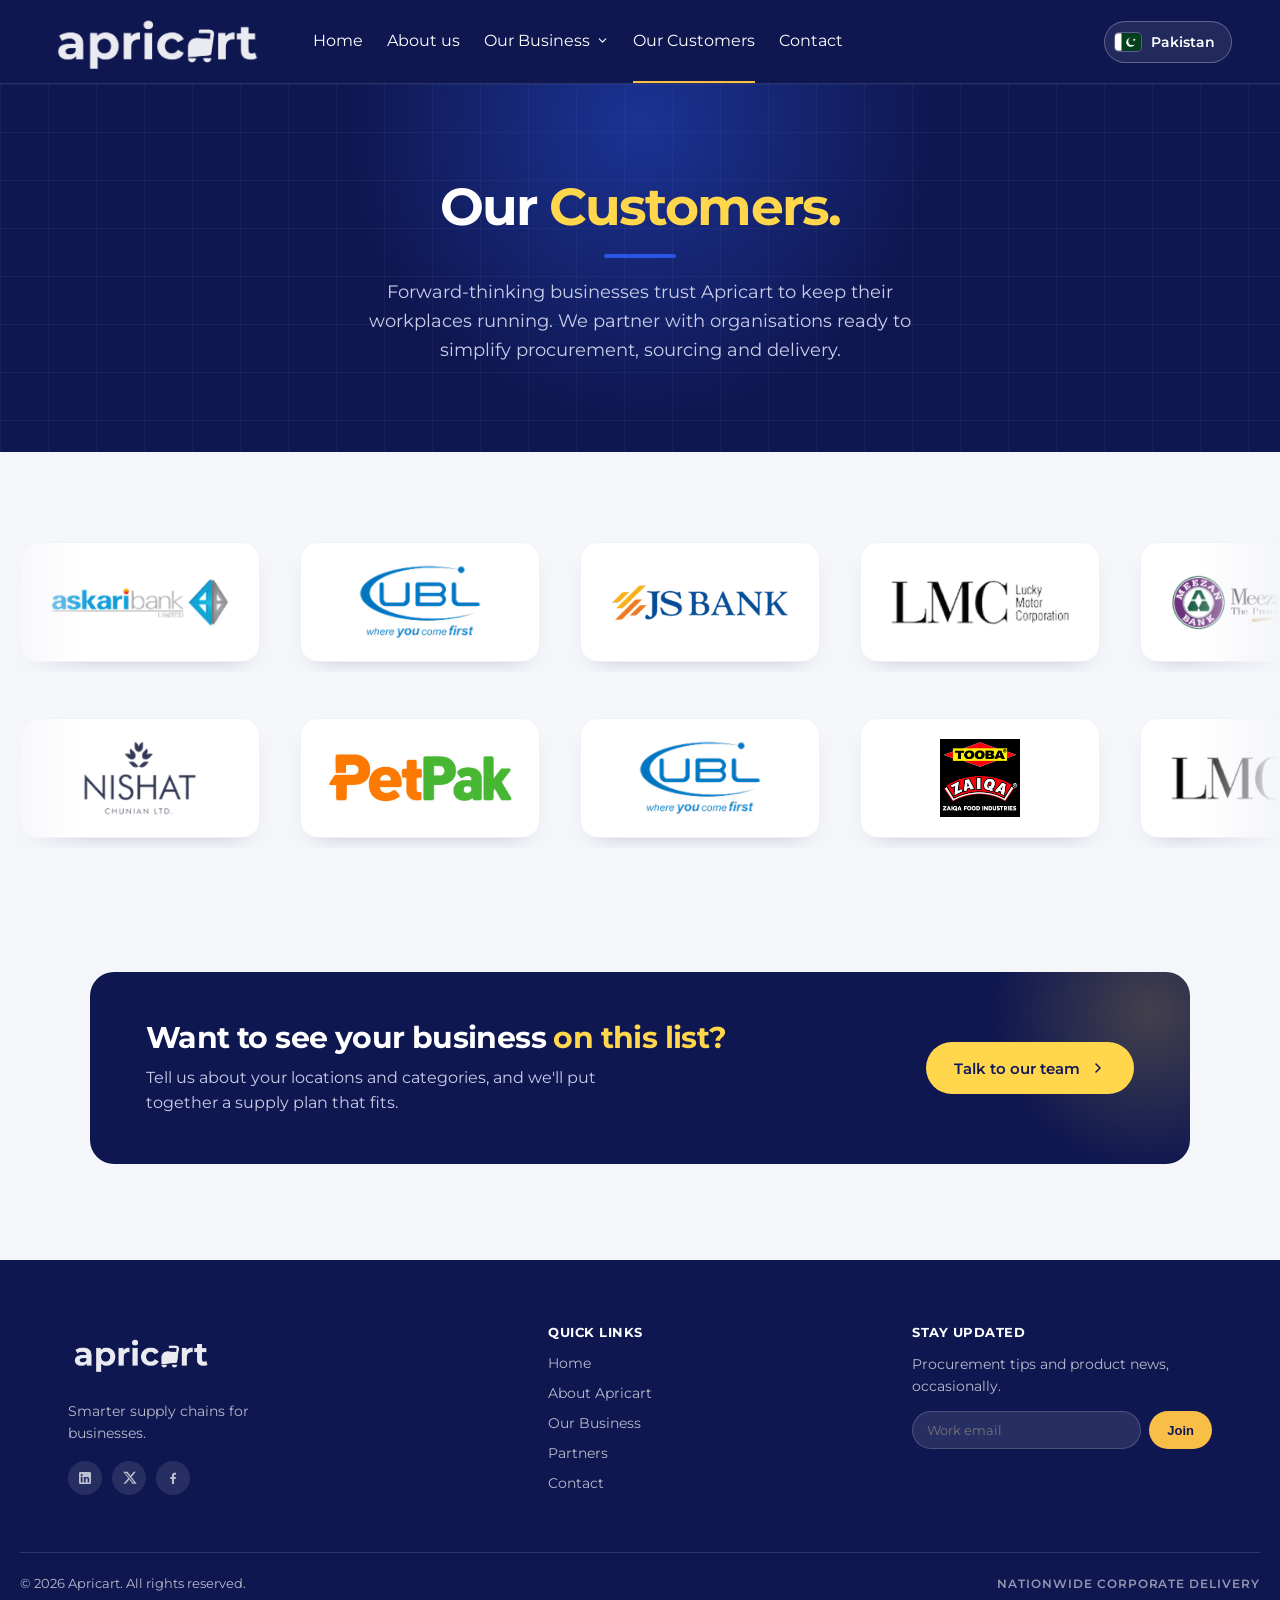
<file: partners.html>
<!doctype html>
<html lang="en">
<head>
<meta charset="utf-8">
<meta name="viewport" content="width=device-width, initial-scale=1">
<title>Our Partners | Apricart</title>
<link rel="preconnect" href="https://fonts.googleapis.com">
<link rel="preconnect" href="https://fonts.gstatic.com" crossorigin>
<link href="https://fonts.googleapis.com/css2?family=Montserrat:wght@400;500;600;700;800&display=swap" rel="stylesheet">
<style>

  :root {
    --navy: #0F1750;
    --navy-2: #1F2E63;
    --navy-3: #002072;
    --ink: #111A57;
    --text: #475079;
    --blue: #2B55E6;
    --yellow: #FFD64C;
    --gold: #F8BE46;
    --sky-1: #E4EFFC;
    --white: #FFFFFF;
    --line: #E3E9F3;
  }
  *, *::before, *::after { box-sizing: border-box; }
  html { scroll-behavior: smooth; overflow-x: hidden; }
  body { margin: 0; overflow-x: clip; font-family: 'Montserrat', system-ui; background: #F5F6FA; color: var(--ink); -webkit-font-smoothing: antialiased; }
  a { color: #16206A; text-decoration: none; }
  img { max-width: 100%; display: block; }

  .site-header, .site-footer { font-family: 'Montserrat', system-ui; color: var(--navy); }
  .site-header *, .site-footer * { margin: 0; padding: 0; }
  .site-header a, .site-footer a { color: inherit; }
  .container { max-width: 1240px; margin: 0 auto; padding: 0 48px; }

  /*  HEADER   */
  header.site-header { width: 100%; height: 84px; background: var(--navy); border-bottom: 1px solid rgba(255,255,255,0.12); display: flex; align-items: center; justify-content: flex-start; gap: 48px; padding: 0 48px; position: sticky; top: 0; z-index: 50; }
  .logo-img { height: 90px; width: auto; display: block; }

  nav.main-nav { display: flex; align-items: stretch; gap: 34px; height: 100%; }
  nav.main-nav > a { display: flex; align-items: center; font-size: 18px; font-weight: 400; color: #FFFFFF; padding: 6px 0; border-bottom: 2px solid transparent; transition: opacity .15s ease, border-color .15s ease; }
  nav.main-nav > a:hover { opacity: .85; border-bottom-color: var(--gold); }
  nav.main-nav > a.active { border-bottom-color: var(--gold); }

  .nav-item { position: relative; display: flex; align-items: center; }
  .nav-trigger { display: flex; align-items: center; gap: 6px; height: 100%; font-size: 18px; font-weight: 400; color: #FFFFFF; background: none; border: none; cursor: pointer; font-family: 'Montserrat'; padding: 6px 0; border-bottom: 2px solid transparent; transition: opacity .15s ease, border-color .15s ease; }
  .nav-trigger:hover { opacity: .85; border-bottom-color: var(--gold); }
  .nav-trigger .chevron { transition: transform .18s ease; display: flex; }
  .nav-item:hover .chevron { transform: rotate(180deg); }

  .dropdown-panel {
    position: absolute; top: 100%; left: 50%; transform: translateX(-50%) translateY(6px);
    background: var(--white); border: 1px solid var(--line); border-radius: 14px;
    box-shadow: 0 20px 48px -14px rgba(22,34,78,0.22); padding: 10px; min-width: 210px;
    opacity: 0; visibility: hidden; pointer-events: none;
    transition: opacity .16s ease, transform .16s ease; z-index: 60;
  }
  .nav-item:hover .dropdown-panel,
  .nav-item:focus-within .dropdown-panel { opacity: 1; visibility: visible; pointer-events: auto; transform: translateX(-50%) translateY(0); }
  .dropdown-panel a { display: block; padding: 11px 14px; border-radius: 9px; font-size: 14px; font-weight: 500; color: var(--navy); }
  .dropdown-panel a:hover { background: var(--sky-1); color: var(--navy-3); }
  .menu-toggle { display: none; }

  .page h1, .page h2, .page p { margin: 0; }

  /*  HERO  */
  .partners-hero { position: relative; overflow: hidden; background: var(--navy); padding: 96px 96px 88px; }
  .partners-hero .hero-grid { position: absolute; inset: 0; background-image: linear-gradient(rgba(255,255,255,0.045) 1px, transparent 1px), linear-gradient(90deg, rgba(255,255,255,0.045) 1px, transparent 1px); background-size: 48px 48px; }
  .partners-hero .hero-glow { position: absolute; left: 50%; top: -260px; margin-left: -300px; width: 600px; height: 600px; border-radius: 50%; background: radial-gradient(circle, rgba(43,85,230,0.45) 0%, rgba(43,85,230,0) 70%); }
  .hero-inner { position: relative; z-index: 1; display: flex; flex-direction: column; align-items: center; gap: 20px; max-width: 820px; margin: 0 auto; text-align: center; }
  .partners-hero h1 { font-weight: 700; font-size: 60px; line-height: 1.04; letter-spacing: -1.8px; color: #FFFFFF; }
  .partners-hero h1 span { color: var(--yellow); }
  .hero-rule { width: 72px; height: 4px; border-radius: 2px; background: var(--blue); }
  .partners-hero .lead { max-width: 580px; font-size: 18px; line-height: 1.6; color: #C9CEEA; }

  /*  CLIENT MARQUEE  */
  .marquee-section { padding: 80px 0 88px; overflow: hidden; background: #F5F6FA; }
  .marquee-row { overflow: hidden; margin-bottom: 20px; -webkit-mask-image: linear-gradient(90deg, transparent 0, #000 7%, #000 93%, transparent 100%); mask-image: linear-gradient(90deg, transparent 0, #000 7%, #000 93%, transparent 100%); }
  .marquee-row:last-child { margin-bottom: 0; }
  .marquee-track { display: flex; width: max-content; gap: 18px; padding: 6px 0; }
  .marquee-row.left  .marquee-track { animation: scrollLeft 36s linear infinite; }
  .marquee-row.right .marquee-track { animation: scrollRight 36s linear infinite; }
  .marquee-row:hover .marquee-track { animation-play-state: paused; }
  @keyframes scrollLeft  { from { transform: translateX(0); } to { transform: translateX(-50%); } }
  @keyframes scrollRight { from { transform: translateX(-50%); } to { transform: translateX(0); } }
  @media (prefers-reduced-motion: reduce) { .marquee-track { animation: none !important; } }

  .client-chip {
    display: inline-flex; align-items: center; gap: 12px; flex-shrink: 0;
    background: #FFFFFF; border: 1px solid #EEF1F8; border-radius: 16px; padding: 14px 24px 14px 14px;
    box-shadow: 0 10px 22px -16px rgba(15,23,80,0.35);
    white-space: nowrap; font-weight: 700; font-size: 16px; color: var(--ink);
    transition: border-color .2s ease, transform .2s ease, box-shadow .2s ease;
  }
  .client-chip:hover { border-color: var(--yellow); transform: translateY(-3px); box-shadow: 0 18px 30px -18px rgba(15,23,80,0.45); }
  .client-chip .chip-icon { width: 34px; height: 34px; border-radius: 10px; display: flex; align-items: center; justify-content: center; font-size: 14px; font-weight: 800; flex-shrink: 0; }
  .ic-navy   { background: var(--navy);  color: #FFFFFF; }
  .ic-blue   { background: var(--blue);  color: #FFFFFF; }
  .ic-yellow { background: var(--yellow); color: var(--navy); }
  .ic-sky    { background: #EEF3FD;      color: var(--blue); }
  .marquee-section .marquee-track { gap: 40px; padding: 10px 20px; }
  .marquee-section .marquee-row { margin-bottom: 36px; }
  .marquee-section .marquee-row.left .marquee-track, .marquee-section .marquee-row.right .marquee-track { animation-duration: 60s; }
  .logo-chip { flex-shrink: 0; width: 240px; height: 120px; padding: 20px 26px; background: #FFFFFF; border: 1px solid #EEF1F8; border-radius: 18px; box-shadow: 0 10px 22px -16px rgba(15,23,80,0.35); display: flex; align-items: center; justify-content: center; transition: border-color .2s ease, transform .2s ease, box-shadow .2s ease; }
  .logo-chip:hover { border-color: var(--yellow); transform: translateY(-3px); box-shadow: 0 18px 30px -18px rgba(15,23,80,0.45); }
  .logo-chip img { width: 100%; height: 100%; object-fit: contain; }

  /*  CTA  */
  .partner-cta { padding: 0 96px 96px; background: #F5F6FA; }
  .cta-card { position: relative; overflow: hidden; max-width: 1100px; margin: 0 auto; background: var(--navy); border-radius: 24px; padding: 48px 56px; display: flex; align-items: center; justify-content: space-between; gap: 32px; }
  .cta-card::after { content: ""; position: absolute; right: -120px; top: -120px; width: 320px; height: 320px; border-radius: 50%; background: radial-gradient(circle, rgba(255,210,63,0.22) 0%, rgba(255,210,63,0) 70%); }
  .cta-card h2 { position: relative; font-size: 30px; font-weight: 700; line-height: 1.2; letter-spacing: -.6px; color: #FFFFFF; }
  .cta-card h2 span { color: var(--yellow); }
  .cta-card p { position: relative; margin-top: 10px !important; font-size: 15.5px; line-height: 1.6; color: #C9CEEA; max-width: 520px; }
  .btn-yellow { position: relative; z-index: 1; display: inline-flex; align-items: center; gap: 10px; height: 52px; padding: 0 28px; border-radius: 999px; background: var(--yellow); color: var(--ink); font-size: 15px; font-weight: 600; white-space: nowrap; transition: filter .2s ease, transform .2s ease; }
  .btn-yellow:hover { filter: brightness(.95); transform: translateY(-2px); }
  .btn-yellow svg { transition: transform .2s ease; }
  .btn-yellow:hover svg { transform: translateX(3px); }

  /*  FOOTER  */
  footer.site-footer { background: var(--navy); padding: 64px 0 0 0; color: rgba(255,255,255,0.7); }
  .footer-grid { display: grid; grid-template-columns: repeat(3, auto); justify-content: space-between; gap: 48px; padding-bottom: 48px; }
  .footer-col:last-child { width: 300px; }
  .footer-logo { margin-bottom: 16px; }
  .footer-logo-img { height: 60px; width: auto; display: block; }
  .footer-about { font-size: 14px; line-height: 1.6; max-width: 220px; margin-bottom: 16px !important; }
  .footer-note { font-size: 14px; line-height: 1.55; margin-bottom: 14px !important; }
  .footer-col h4 { font-weight: 700; font-size: 13px; letter-spacing: .04em; text-transform: uppercase; color: var(--white); margin-bottom: 14px; }
  .footer-col a { display: block; font-size: 14px; margin-bottom: 12px; }
  .footer-col a:hover { color: #FFFFFF; }
  .footer-bottom { display: flex; align-items: center; justify-content: space-between; padding: 22px 0; border-top: 1px solid rgba(255,255,255,0.14); font-size: 13px; }
  .footer-bottom .tag { font-size: 12px; font-weight: 600; letter-spacing: .08em; text-transform: uppercase; color: rgba(255,255,255,0.55); }
  .social-row { display: flex; gap: 10px; margin-top: 4px; }
  .social-row a { width: 34px; height: 34px; border-radius: 50%; background: rgba(255,255,255,0.1); display: flex; align-items: center; justify-content: center; margin: 0; }
  .social-row a:hover { background: rgba(255,255,255,0.18); }
  .nl-row { display: flex; gap: 8px; }
  .nl-row input { flex: 1; min-width: 0; background: rgba(255,255,255,0.1); border: 1px solid rgba(255,255,255,0.18); border-radius: 999px; padding: 10px 14px; font-size: 13px; color: var(--white); font-family: 'Montserrat'; }
  .nl-row button { background: var(--gold); color: var(--navy); border: none; border-radius: 999px; padding: 0 18px; font-size: 13px; font-weight: 700; cursor: pointer; }

  /*  RESPONSIVE  */
  @media (max-width: 1280px) {
    .partners-hero, .partner-cta { padding-left: 56px; padding-right: 56px; }
    nav.main-nav { gap: 24px; }
    nav.main-nav > a, .nav-trigger { font-size: 16px; }
    .partners-hero h1 { font-size: 52px; }
  }
  @media (max-width: 1100px) {
    .partners-hero { padding: 72px 40px 64px; }
    .partner-cta { padding: 0 40px 72px; }
  }
  @media (max-width: 980px) {
    .container { padding: 0 24px; }
    header.site-header { height: 68px; padding: 0 24px; }
    .logo-img { height: 60px; }
    .menu-toggle { display: flex; flex-direction: column; justify-content: center; gap: 5px; width: 44px; height: 44px; padding: 10px; background: none; border: 1.5px solid rgba(255,255,255,0.35); border-radius: 10px; cursor: pointer; margin-left: auto; }
    .menu-toggle span { display: block; height: 2px; border-radius: 2px; background: #FFFFFF; transition: transform .25s ease, opacity .2s ease; }
    .menu-open .menu-toggle span:nth-child(1) { transform: translateY(7px) rotate(45deg); }
    .menu-open .menu-toggle span:nth-child(2) { opacity: 0; }
    .menu-open .menu-toggle span:nth-child(3) { transform: translateY(-7px) rotate(-45deg); }
    nav.main-nav { display: none; position: absolute; top: 100%; left: 0; right: 0; height: auto; flex-direction: column; align-items: stretch; gap: 0; padding: 8px 24px 24px; background: var(--navy); border-bottom: 1px solid rgba(255,255,255,0.12); box-shadow: 0 24px 40px -20px rgba(0,0,0,0.5); max-height: calc(100vh - 68px); overflow-y: auto; }
    .menu-open nav.main-nav { display: flex; }
    nav.main-nav > a, .nav-trigger { font-size: 17px; padding: 14px 0; border-bottom: 1px solid rgba(255,255,255,0.1); width: 100%; justify-content: space-between; }
    nav.main-nav > a.active { border-bottom-color: rgba(255,255,255,0.1); color: #FFD23F; }
    .nav-item { flex-direction: column; align-items: stretch; }
    .nav-item .chevron { display: none; }
    .dropdown-panel { position: static; transform: none; opacity: 1; visibility: visible; pointer-events: auto; background: transparent; border: 0; box-shadow: none; padding: 4px 0 8px 14px; min-width: 0; }
    .nav-item:hover .dropdown-panel, .nav-item:focus-within .dropdown-panel { transform: none; }
    .dropdown-panel a { color: rgba(255,255,255,0.75); padding: 10px 0; }
    .dropdown-panel a:hover { background: none; color: #FFFFFF; }

    .cta-card { flex-direction: column; align-items: flex-start; padding: 40px 32px; }
    .footer-grid { grid-template-columns: repeat(2, minmax(0,1fr)); justify-content: stretch; }
    .footer-col:last-child { width: auto; }
  }
  @media (max-width: 600px) {
    .logo-img { height: 48px; }
    .partners-hero { padding: 52px 20px 48px; }
    .partners-hero h1 { font-size: 38px; letter-spacing: -1px; }
    .partners-hero .lead { font-size: 16px; }
    .marquee-section { padding: 52px 0 56px; }
    .client-chip { font-size: 14px; padding: 11px 18px 11px 11px; }
    .client-chip .chip-icon { width: 30px; height: 30px; }
    .logo-chip { width: 170px; height: 90px; padding: 14px 18px; border-radius: 14px; }
    .marquee-section .marquee-track { gap: 22px; }
    .marquee-section .marquee-row { margin-bottom: 22px; }
    .partner-cta { padding: 0 20px 52px; }
    .cta-card { padding: 32px 22px; }
    .cta-card h2 { font-size: 24px; }
    .btn-yellow { width: 100%; justify-content: center; }
    .container { padding: 0 20px; }
    .footer-grid { grid-template-columns: 1fr; gap: 32px; }
    .footer-bottom { flex-direction: column; align-items: flex-start; gap: 8px; }
  }
</style>
</head>
<body>

<header class="site-header">
  <a href="index.html">
    <img src="images/logo_white.png" alt="Apricart" class="logo-img">
  </a>

  <nav class="main-nav" id="main-nav">
    <a href="index.html">Home</a>
    <a href="pakaboutus.html">About us</a>

    <div class="nav-item">
      <button class="nav-trigger" aria-haspopup="true" aria-expanded="false">
        Our Business
        <span class="chevron"><svg width="13" height="13" viewBox="0 0 24 24" fill="none" stroke="currentColor" stroke-width="2" stroke-linecap="round" stroke-linejoin="round"><polyline points="6 9 12 15 18 9"></polyline></svg></span>
      </button>
      <div class="dropdown-panel">
        <a href="supplies.html">Supplies</a>
      </div>
    </div>

    <a href="partners.html" class="active">Our Customers</a>
    <a href="contact_us.html">Contact</a>
  </nav>

  <button class="menu-toggle" type="button" aria-label="Open menu" aria-expanded="false" aria-controls="main-nav">
    <span></span><span></span><span></span>
  </button>
</header>

<main class="page">

  <!--  HERO  -->
  <section class="partners-hero">
    <div class="hero-grid"></div>
    <div class="hero-glow"></div>
    <div class="hero-inner">
      <h1>Our <span>Customers.</span></h1>
      <div class="hero-rule"></div>
      <p class="lead">Forward-thinking businesses trust Apricart to keep their workplaces running. We partner with organisations ready to simplify procurement, sourcing and delivery.</p>
    </div>
  </section>

  <!--  CLIENT MARQUEE  -->
  <section class="marquee-section" aria-label="Our clients">
    <div class="client-set" data-market="pk">
      <div class="marquee-row left">
        <div class="marquee-track">
          <span class="logo-chip"><img src="images/clients_pak/c1.png" alt="Askari Bank"></span>
          <span class="logo-chip"><img src="images/clients_pak/c2.png" alt="UBL"></span>
          <span class="logo-chip"><img src="images/clients_pak/c3.png" alt="JS Bank"></span>
          <span class="logo-chip"><img src="images/clients_pak/c4.png" alt="Lucky Motor Corporation"></span>
          <span class="logo-chip"><img src="images/clients_pak/c5.png" alt="Meezan Bank"></span>
          <span class="logo-chip"><img src="images/clients_pak/c6.png" alt="Nishat Chunian"></span>
          <span class="logo-chip"><img src="images/clients_pak/c7.png" alt="PetPak"></span>
          <span class="logo-chip"><img src="images/clients_pak/c8.png" alt="Attock Cement Pakistan"></span>
          <span class="logo-chip"><img src="images/clients_pak/c9.png" alt="Tooba / Zaiqa Food Industries"></span>
        </div>
      </div>
      <div class="marquee-row right">
        <div class="marquee-track">
          <span class="logo-chip"><img src="images/clients_pak/c6.png" alt="Nishat Chunian"></span>
          <span class="logo-chip"><img src="images/clients_pak/c8.png" alt="Attock Cement Pakistan"></span>
          <span class="logo-chip"><img src="images/clients_pak/c2.png" alt="UBL"></span>
          <span class="logo-chip"><img src="images/clients_pak/c9.png" alt="Tooba / Zaiqa Food Industries"></span>
          <span class="logo-chip"><img src="images/clients_pak/c4.png" alt="Lucky Motor Corporation"></span>
          <span class="logo-chip"><img src="images/clients_pak/c1.png" alt="Askari Bank"></span>
          <span class="logo-chip"><img src="images/clients_pak/c7.png" alt="PetPak"></span>
          <span class="logo-chip"><img src="images/clients_pak/c3.png" alt="JS Bank"></span>
          <span class="logo-chip"><img src="images/clients_pak/c5.png" alt="Meezan Bank"></span>
        </div>
      </div>
    </div>

    <div class="client-set" data-market="ksa" hidden>
      <div class="marquee-row left">
        <div class="marquee-track">
          <!-- <span class="logo-chip"><img src="images/clients_ksa/k1.png" alt="Company name"></span> -->
        </div>
      </div>
      <div class="marquee-row right">
        <div class="marquee-track">
        </div>
      </div>
    </div>
  </section>

  <!--  CTA  -->
  <section class="partner-cta">
    <div class="cta-card">
      <div>
        <h2>Want to see your business <span>on this list?</span></h2>
        <p>Tell us about your locations and categories, and we'll put together a supply plan that fits.</p>
      </div>
      <a href="contact_us.html" class="btn-yellow">
        Talk to our team
        <svg width="16" height="16" viewBox="0 0 24 24" fill="none" stroke="currentColor" stroke-width="2.4" stroke-linecap="round" stroke-linejoin="round"><polyline points="9 6 15 12 9 18"></polyline></svg>
      </a>
    </div>
  </section>

</main>

<!--  FOOTER  -->
<footer class="site-footer">
  <div class="container footer-grid">
    <div class="footer-col">
      <div class="footer-logo">
        <img src="images/logo_white.png" alt="Apricart" class="footer-logo-img">
      </div>
      <p class="footer-about">Smarter supply chains for businesses.</p>
      <div class="social-row">
        <a href="#" aria-label="LinkedIn"><svg width="16" height="16" viewBox="0 0 24 24" fill="currentColor"><path d="M19 3a2 2 0 0 1 2 2v14a2 2 0 0 1-2 2H5a2 2 0 0 1-2-2V5a2 2 0 0 1 2-2h14zM8.34 18.34V10.1H5.67v8.24h2.67zM7 8.96a1.55 1.55 0 1 0 0-3.1 1.55 1.55 0 0 0 0 3.1zM18.34 18.34h.01v-4.5c0-2.4-1.28-3.52-3-3.52-1.38 0-2 .76-2.34 1.3v-1.11H10.3c.04.75 0 8.24 0 8.24h2.67v-4.6c0-.25.02-.5.1-.68.2-.5.66-1.03 1.44-1.03.95 0 1.42.7 1.42 1.85v4.46l2.42-.01z"/></svg></a>
        <a href="#" aria-label="X"><svg width="15" height="15" viewBox="0 0 24 24" fill="currentColor"><path d="M18.9 2.9h3.3l-7.2 8.2 8.5 11h-6.6l-5.2-6.8-6 6.8H2.4l7.7-8.8L2 2.9h6.8l4.7 6.3 5.4-6.3zm-1.2 17.2h1.8L7 4.8H5l12.7 15.3z"/></svg></a>
        <a href="#" aria-label="Facebook"><svg width="16" height="16" viewBox="0 0 24 24" fill="currentColor"><path d="M13.5 21v-7.5h2.5l.4-3h-2.9V8.4c0-.87.24-1.46 1.5-1.46h1.6V4.28C16.3 4.2 15.4 4.1 14.4 4.1c-2.3 0-3.9 1.4-3.9 4v2.4H8v3h2.5V21h3z"/></svg></a>
      </div>
    </div>
    <div class="footer-col">
      <h4>Quick Links</h4>
      <a href="index.html">Home</a>
      <a href="pakaboutus.html">About Apricart</a>
      <a href="supplies.html">Our Business</a>
      <a href="partners.html">Partners</a>
      <a href="contact_us.html">Contact</a>
    </div>
    <div class="footer-col">
      <h4>Stay Updated</h4>
      <p class="footer-note">Procurement tips and product news, occasionally.</p>
      <div class="nl-row">
        <input type="email" placeholder="Work email">
        <button>Join</button>
      </div>
    </div>
  </div>
  <div class="container footer-bottom">
    <span>&copy; 2026 Apricart. All rights reserved.</span>
    <span class="tag">Nationwide Corporate Delivery</span>
  </div>
</footer>

<script>
  (function () {
    var header = document.querySelector('.site-header');
    var toggle = header.querySelector('.menu-toggle');
    toggle.addEventListener('click', function () {
      var open = header.classList.toggle('menu-open');
      toggle.setAttribute('aria-expanded', open);
      toggle.setAttribute('aria-label', open ? 'Close menu' : 'Open menu');
    });
    header.querySelectorAll('.main-nav a').forEach(function (link) {
      link.addEventListener('click', function () {
        header.classList.remove('menu-open');
        toggle.setAttribute('aria-expanded', false);
      });
    });
  })();

  (function () {
    var market = 'pk';
    try { market = localStorage.getItem('apricart-market') || 'pk'; } catch (e) {}
    var ksa = document.querySelector('.client-set[data-market="ksa"]');
    if (market === 'ksa' && !ksa.querySelector('.logo-chip')) market = 'pk';
    document.querySelectorAll('.client-set').forEach(function (set) {
      set.hidden = set.getAttribute('data-market') !== market;
    });
  })();

  document.querySelectorAll('.client-set:not([hidden]) .marquee-track').forEach(function (track) {
    var count = track.children.length;
    if (!count) return;
    var original = track.innerHTML;
    while (track.scrollWidth < window.innerWidth + 200) { track.insertAdjacentHTML('beforeend', original); }
    track.insertAdjacentHTML('beforeend', track.innerHTML);
    Array.prototype.slice.call(track.children, count).forEach(function (el) { el.setAttribute('aria-hidden', 'true'); });
  });
</script>

<script src="country.js"></script>
</body>
</html>
</file>
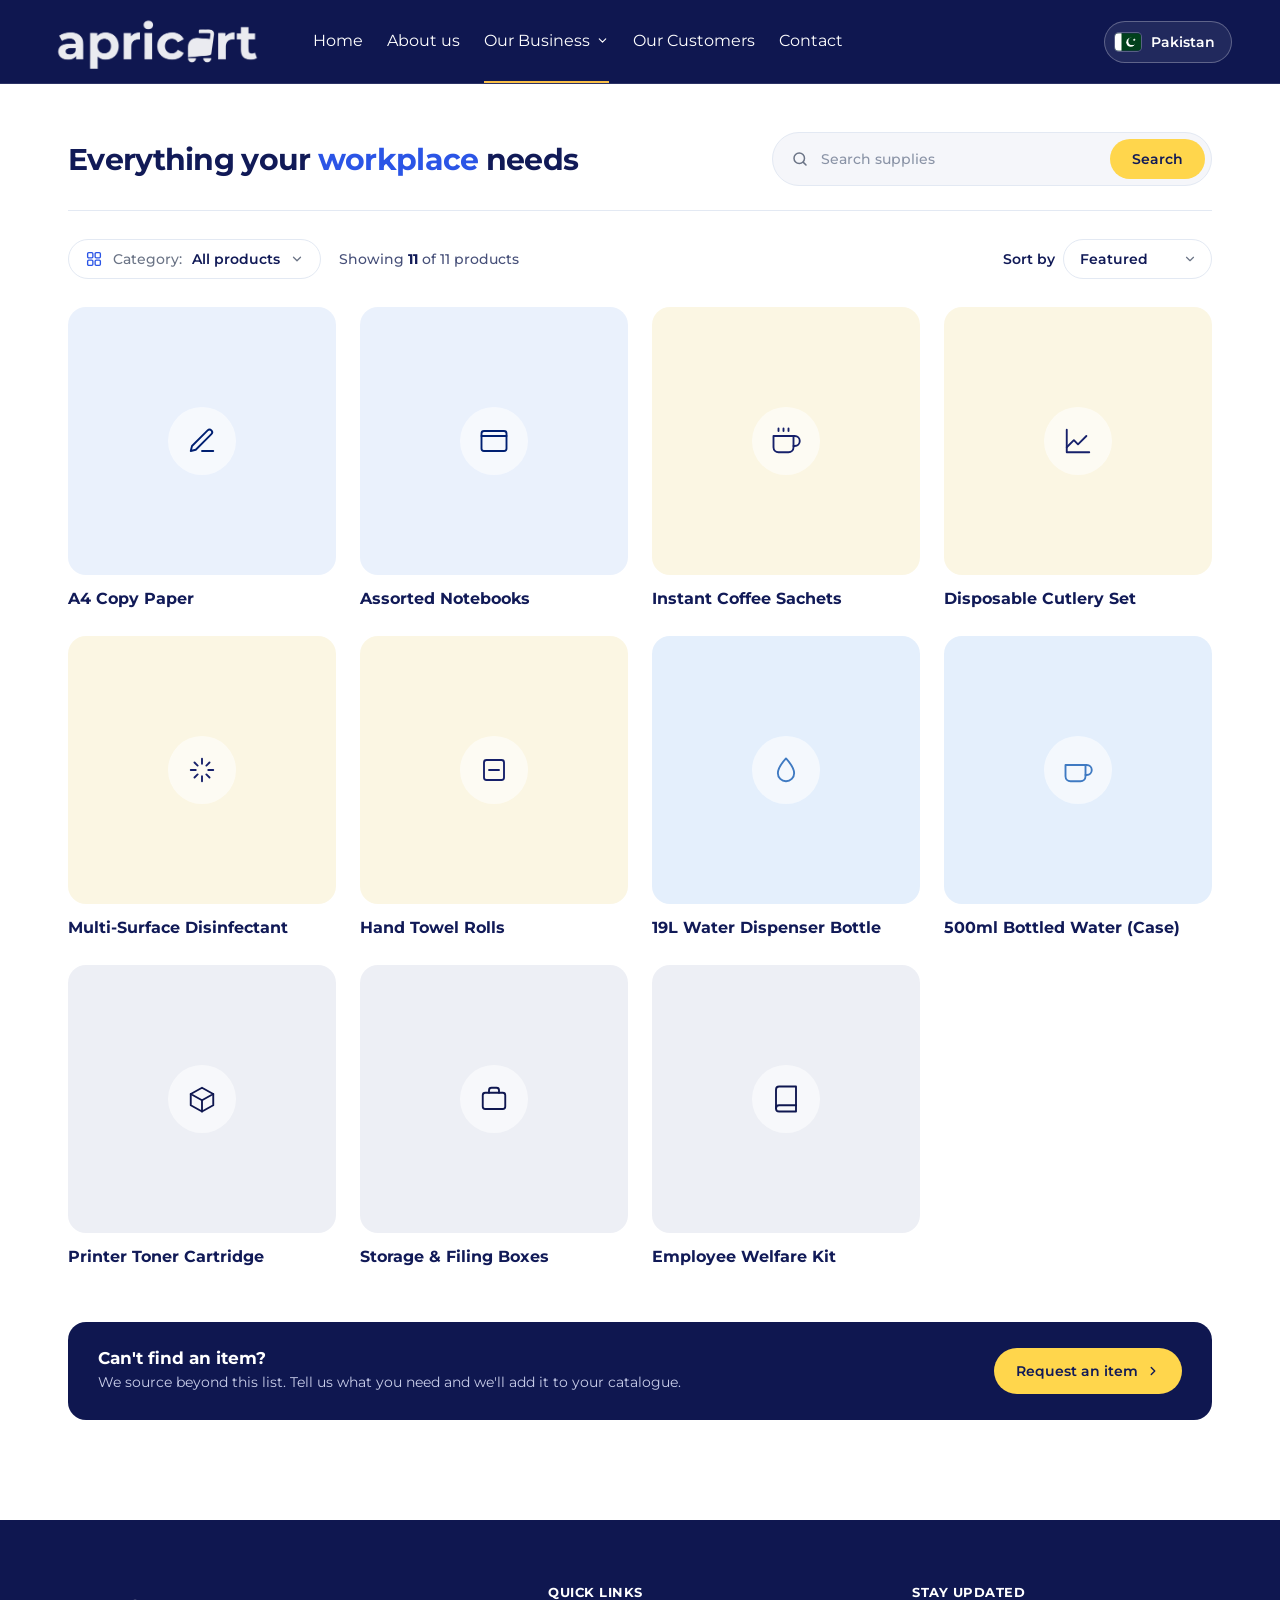
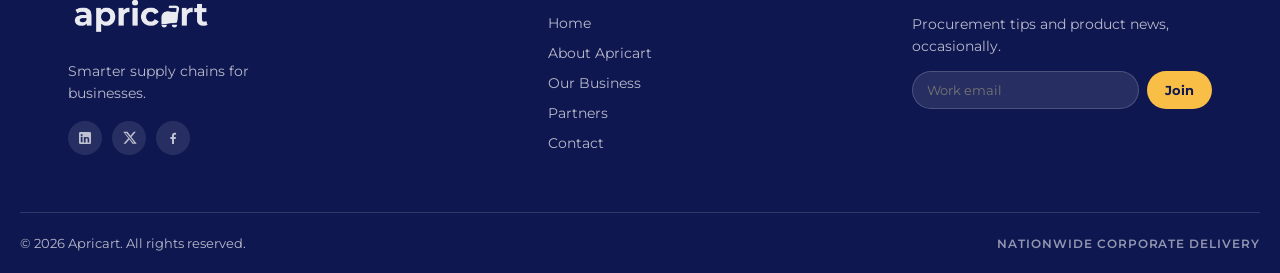
<file: supplies.html>
<!doctype html>
<html lang="en">
<head>
<meta charset="utf-8">
<meta name="viewport" content="width=device-width, initial-scale=1">
<title>Apricart — Pakistan | Supplies</title>
<link rel="preconnect" href="https://fonts.googleapis.com">
<link rel="preconnect" href="https://fonts.gstatic.com" crossorigin>
<link href="https://fonts.googleapis.com/css2?family=Montserrat:wght@400;500;600;700;800&display=swap" rel="stylesheet">
<style>

  :root {
    --navy: #0F1750;
    --navy-2: #1F2E63;
    --navy-3: #002072;
    --ink: #111A57;
    --text: #475079;
    --slate: #6B7486;
    --slate-light: #8A93A6;
    --blue: #2B55E6;
    --yellow: #FFD64C;
    --gold: #F8BE46;
    --sky-1: #E4EFFC;
    --white: #FFFFFF;
    --line: #E3E9F3;
  }
  *, *::before, *::after { box-sizing: border-box; }
  html { scroll-behavior: smooth; overflow-x: hidden; }
  body { margin: 0; overflow-x: clip; font-family: 'Montserrat', system-ui; background: #FFFFFF; color: var(--ink); -webkit-font-smoothing: antialiased; }
  a { color: #16206A; text-decoration: none; }
  img { max-width: 100%; display: block; }
  button, input, select { font-family: inherit; }

  .site-header, .site-footer { font-family: 'Montserrat', system-ui; color: var(--navy); }
  .site-header *, .site-footer * { margin: 0; padding: 0; }
  .site-header a, .site-footer a { color: inherit; }
  .container { max-width: 1240px; margin: 0 auto; padding: 0 48px; }

  header.site-header { width: 100%; height: 84px; background: var(--navy); border-bottom: 1px solid rgba(255,255,255,0.12); display: flex; align-items: center; justify-content: flex-start; gap: 48px; padding: 0 48px; position: sticky; top: 0; z-index: 50; }
  .logo-img { height: 90px; width: auto; display: block; }

  nav.main-nav { display: flex; align-items: stretch; gap: 34px; height: 100%; }
  nav.main-nav > a { display: flex; align-items: center; font-size: 18px; font-weight: 400; color: #FFFFFF; padding: 6px 0; border-bottom: 2px solid transparent; transition: opacity .15s ease, border-color .15s ease; }
  nav.main-nav > a:hover { opacity: .85; border-bottom-color: var(--gold); }

  .nav-item { position: relative; display: flex; align-items: center; }
  .nav-trigger { display: flex; align-items: center; gap: 6px; height: 100%; font-size: 18px; font-weight: 400; color: #FFFFFF; background: none; border: none; cursor: pointer; font-family: 'Montserrat'; padding: 6px 0; border-bottom: 2px solid transparent; transition: opacity .15s ease, border-color .15s ease; }
  .nav-trigger:hover, .nav-trigger.active { border-bottom-color: var(--gold); }
  .nav-trigger:hover { opacity: .85; }
  .nav-trigger .chevron { transition: transform .18s ease; display: flex; }
  .nav-item:hover .chevron { transform: rotate(180deg); }

  .dropdown-panel {
    position: absolute; top: 100%; left: 50%; transform: translateX(-50%) translateY(6px);
    background: var(--white); border: 1px solid var(--line); border-radius: 14px;
    box-shadow: 0 20px 48px -14px rgba(22,34,78,0.22); padding: 10px; min-width: 210px;
    opacity: 0; visibility: hidden; pointer-events: none;
    transition: opacity .16s ease, transform .16s ease; z-index: 60;
  }
  .nav-item:hover .dropdown-panel,
  .nav-item:focus-within .dropdown-panel { opacity: 1; visibility: visible; pointer-events: auto; transform: translateX(-50%) translateY(0); }
  .dropdown-panel a { display: block; padding: 11px 14px; border-radius: 9px; font-size: 14px; font-weight: 500; color: var(--navy); }
  .dropdown-panel a:hover { background: var(--sky-1); color: var(--navy-3); }
  .menu-toggle { display: none; }

  .page h1, .page h2, .page h3, .page p { margin: 0; }


  .shop-bar-wrap { margin-top: 48px; }
  .shop-bar { padding: 0 0 24px; border-bottom: 1px solid var(--line); display: flex; align-items: center; justify-content: space-between; gap: 24px; }
  .shop-bar h1 { font-size: 30px; font-weight: 700; letter-spacing: -.7px; color: var(--ink); }
  .shop-bar h1 span { color: var(--blue); }
  .search { display: flex; align-items: center; gap: 8px; width: min(440px, 100%); padding: 6px 6px 6px 18px; border: 1.5px solid var(--line); border-radius: 999px; background: #F5F6FA; transition: border-color .15s ease, background .15s ease; }
  .search:focus-within { border-color: var(--blue); background: #FFFFFF; }
  .search svg { color: var(--slate); flex-shrink: 0; }
  .search input { flex: 1; min-width: 0; border: none; background: none; outline: none; font-size: 14px; font-weight: 500; color: var(--ink); padding: 8px 4px; }
  .search input::placeholder { color: var(--slate-light); }
  .search button { height: 40px; padding: 0 22px; border: none; border-radius: 999px; background: var(--yellow); color: var(--ink); font-size: 14px; font-weight: 600; cursor: pointer; transition: filter .15s ease; }
  .search button:hover { filter: brightness(.95); }


  .shop { padding: 28px 0 100px; }

  /* toolbar */
  .products-toolbar { display: flex; align-items: center; justify-content: space-between; gap: 16px; margin-bottom: 28px; flex-wrap: wrap; }
  .toolbar-left { display: flex; align-items: center; gap: 18px; flex-wrap: wrap; }


  .cat-menu { position: relative; }
  .cat-toggle { display: inline-flex; align-items: center; gap: 10px; padding: 10px 16px; border: 1.5px solid var(--line); border-radius: 999px; background: #FFFFFF; color: var(--ink); font-size: 14px; font-weight: 600; cursor: pointer; transition: border-color .15s ease, background .15s ease; }
  .cat-toggle:hover, .cat-menu.open .cat-toggle { border-color: var(--navy); }
  .cat-toggle .ic { width: 18px; height: 18px; color: var(--blue); flex-shrink: 0; }
  .cat-toggle .muted { color: var(--slate); font-weight: 500; }
  .cat-toggle .chev { display: flex; color: var(--slate); transition: transform .18s ease; }
  .cat-menu.open .cat-toggle .chev { transform: rotate(180deg); }

  .cat-dropdown { position: absolute; top: calc(100% + 8px); left: 0; z-index: 20; min-width: 270px; list-style: none; margin: 0; padding: 8px; background: #FFFFFF; border: 1px solid var(--line); border-radius: 16px; box-shadow: 0 20px 48px -14px rgba(22,34,78,0.25); opacity: 0; visibility: hidden; transform: translateY(6px); transition: opacity .16s ease, transform .16s ease, visibility .16s; }
  .cat-menu.open .cat-dropdown { opacity: 1; visibility: visible; transform: translateY(0); }
  .cat-dropdown .divider { height: 1px; margin: 6px 4px; background: var(--line); }

  .cat-btn { width: 100%; display: flex; align-items: center; gap: 10px; padding: 10px 12px; border: none; border-radius: 10px; background: none; color: var(--text); font-size: 14px; font-weight: 600; text-align: left; white-space: nowrap; cursor: pointer; transition: background .15s ease, color .15s ease; }
  .cat-btn svg { width: 18px; height: 18px; flex-shrink: 0; color: var(--slate-light); transition: color .15s ease; }
  .count { margin-left: auto; min-width: 26px; padding: 2px 8px; border-radius: 999px; background: #EEF1F8; color: var(--text); font-size: 11.5px; font-weight: 700; text-align: center; }
  .cat-toggle .count { margin-left: 0; }
  .cat-btn:hover { background: #F5F6FA; color: var(--ink); }
  .cat-btn.active { background: #EEF3FD; color: var(--ink); }
  .cat-btn.active svg { color: var(--blue); }
  .cat-btn.active .count { background: var(--yellow); color: var(--ink); }


  .help-strip { margin-top: 56px; display: flex; align-items: center; justify-content: space-between; gap: 20px; padding: 26px 30px; border-radius: 18px; background: var(--navy); }
  .help-strip strong { display: block; font-size: 17px; color: #FFFFFF; margin-bottom: 4px; }
  .help-strip p { font-size: 14px; line-height: 1.55; color: #C9CEEA; }
  .help-strip a { flex-shrink: 0; display: inline-flex; align-items: center; gap: 8px; height: 46px; padding: 0 22px; border-radius: 999px; background: var(--yellow); color: var(--ink); font-size: 14px; font-weight: 600; transition: filter .15s ease; }
  .help-strip a:hover { filter: brightness(.95); }
  .result-count { font-size: 14px; font-weight: 500; color: var(--text); }
  .result-count b { color: var(--ink); }
  .sort-select { display: flex; align-items: center; gap: 8px; font-size: 14px; font-weight: 600; color: var(--ink); }
  .sort-select select { appearance: none; -webkit-appearance: none; padding: 10px 38px 10px 16px; border: 1.5px solid var(--line); border-radius: 999px; background: #FFFFFF url("data:image/svg+xml,%3Csvg xmlns='http://www.w3.org/2000/svg' width='14' height='14' viewBox='0 0 24 24' fill='none' stroke='%236B7486' stroke-width='2' stroke-linecap='round' stroke-linejoin='round'%3E%3Cpolyline points='6 9 12 15 18 9'/%3E%3C/svg%3E") no-repeat right 14px center; font-size: 14px; font-weight: 600; color: var(--ink); cursor: pointer; }
  .sort-select select:focus { outline: none; border-color: var(--blue); }


  .product-grid { display: grid; grid-template-columns: repeat(4, minmax(0,1fr)); gap: 28px 24px; }
  .product-card { display: block; }
  .product-visual { aspect-ratio: 1 / 1; border-radius: 18px; display: flex; align-items: center; justify-content: center; margin-bottom: 14px; transition: transform .2s ease, box-shadow .2s ease; }
  .product-card:hover .product-visual { transform: translateY(-4px); box-shadow: 0 16px 32px -12px rgba(22,34,78,0.18); }
  .product-visual .icon-circle { width: 68px; height: 68px; border-radius: 50%; background: rgba(255,255,255,0.6); display: flex; align-items: center; justify-content: center; }
  .product-card h3 { font-size: 16px; font-weight: 700; color: var(--ink); }

  .empty-state { display: none; padding: 60px 20px; text-align: center; border: 1.5px dashed var(--line); border-radius: 18px; color: var(--text); font-size: 15px; }
  .empty-state.show { display: block; }
  .empty-state a { color: var(--blue); font-weight: 700; }


  footer.site-footer { background: var(--navy); padding: 64px 0 0 0; color: rgba(255,255,255,0.7); }
  .footer-grid { display: grid; grid-template-columns: repeat(3, auto); justify-content: space-between; gap: 48px; padding-bottom: 48px; }
  .footer-col:last-child { width: 300px; }
  .footer-logo { margin-bottom: 16px; }
  .footer-logo-img { height: 60px; width: auto; display: block; }
  .footer-about { font-size: 14px; line-height: 1.6; max-width: 220px; margin-bottom: 16px !important; }
  .footer-note { font-size: 14px; line-height: 1.55; margin-bottom: 14px !important; }
  .footer-col h4 { font-weight: 700; font-size: 13px; letter-spacing: .04em; text-transform: uppercase; color: var(--white); margin-bottom: 14px; }
  .footer-col a { display: block; font-size: 14px; margin-bottom: 12px; }
  .footer-col a:hover { color: #FFFFFF; }
  .footer-bottom { display: flex; align-items: center; justify-content: space-between; padding: 22px 0; border-top: 1px solid rgba(255,255,255,0.14); font-size: 13px; }
  .footer-bottom .tag { font-size: 12px; font-weight: 600; letter-spacing: .08em; text-transform: uppercase; color: rgba(255,255,255,0.55); }
  .social-row { display: flex; gap: 10px; margin-top: 4px; }
  .social-row a { width: 34px; height: 34px; border-radius: 50%; background: rgba(255,255,255,0.1); display: flex; align-items: center; justify-content: center; margin: 0; }
  .social-row a:hover { background: rgba(255,255,255,0.18); }
  .nl-row { display: flex; gap: 8px; }
  .nl-row input { flex: 1; min-width: 0; background: rgba(255,255,255,0.1); border: 1px solid rgba(255,255,255,0.18); border-radius: 999px; padding: 10px 14px; font-size: 13px; color: var(--white); font-family: 'Montserrat'; }
  .nl-row button { background: var(--gold); color: var(--navy); border: none; border-radius: 999px; padding: 0 18px; font-size: 13px; font-weight: 700; cursor: pointer; }

  /* ---------- RESPONSIVE ---------- */
  @media (max-width: 1280px) {
    nav.main-nav { gap: 24px; }
    nav.main-nav > a, .nav-trigger { font-size: 16px; }
  }
  @media (max-width: 1100px) {
    .product-grid { grid-template-columns: repeat(3, minmax(0,1fr)); }
  }
  @media (max-width: 980px) {
    .container { padding: 0 24px; }
    header.site-header { height: 68px; padding: 0 24px; }
    .logo-img { height: 60px; }
    .menu-toggle { display: flex; flex-direction: column; justify-content: center; gap: 5px; width: 44px; height: 44px; padding: 10px; background: none; border: 1.5px solid rgba(255,255,255,0.35); border-radius: 10px; cursor: pointer; margin-left: auto; }
    .menu-toggle span { display: block; height: 2px; border-radius: 2px; background: #FFFFFF; transition: transform .25s ease, opacity .2s ease; }
    .menu-open .menu-toggle span:nth-child(1) { transform: translateY(7px) rotate(45deg); }
    .menu-open .menu-toggle span:nth-child(2) { opacity: 0; }
    .menu-open .menu-toggle span:nth-child(3) { transform: translateY(-7px) rotate(-45deg); }
    nav.main-nav { display: none; position: absolute; top: 100%; left: 0; right: 0; height: auto; flex-direction: column; align-items: stretch; gap: 0; padding: 8px 24px 24px; background: var(--navy); border-bottom: 1px solid rgba(255,255,255,0.12); box-shadow: 0 24px 40px -20px rgba(0,0,0,0.5); max-height: calc(100vh - 68px); overflow-y: auto; }
    .menu-open nav.main-nav { display: flex; }
    nav.main-nav > a, .nav-trigger { font-size: 17px; padding: 14px 0; border-bottom: 1px solid rgba(255,255,255,0.1); width: 100%; justify-content: space-between; }
    .nav-trigger.active { color: #FFD23F; border-bottom-color: rgba(255,255,255,0.1); }
    .nav-item { flex-direction: column; align-items: stretch; }
    .nav-item .chevron { display: none; }
    .dropdown-panel { position: static; transform: none; opacity: 1; visibility: visible; pointer-events: auto; background: transparent; border: 0; box-shadow: none; padding: 4px 0 8px 14px; min-width: 0; }
    .nav-item:hover .dropdown-panel, .nav-item:focus-within .dropdown-panel { transform: none; }
    .dropdown-panel a { color: rgba(255,255,255,0.75); padding: 10px 0; }
    .dropdown-panel a:hover { background: none; color: #FFFFFF; }

    .shop-bar-wrap { margin-top: 36px; }
    .shop-bar { flex-direction: column; align-items: stretch; gap: 16px; padding-bottom: 20px; }
    .search { width: 100%; }

    .product-grid { grid-template-columns: repeat(2, minmax(0,1fr)); }
    .help-strip { flex-direction: column; align-items: flex-start; padding: 24px; }

    .footer-grid { grid-template-columns: repeat(2, minmax(0,1fr)); justify-content: stretch; }
    .footer-col:last-child { width: auto; }
  }
  @media (max-width: 600px) {
    .logo-img { height: 48px; }
    .shop-bar-wrap { margin-top: 28px; }
    .shop-bar h1 { font-size: 23px; }
    .product-grid { gap: 22px 14px; }
    .products-toolbar { align-items: stretch; }
    .toolbar-left { width: 100%; justify-content: space-between; }
    .cat-dropdown { min-width: min(280px, calc(100vw - 40px)); }
    .help-strip a { width: 100%; justify-content: center; }
    .container { padding: 0 20px; }
    .footer-grid { grid-template-columns: 1fr; gap: 32px; }
    .footer-bottom { flex-direction: column; align-items: flex-start; gap: 8px; }
  }
</style>
</head>
<body>


<header class="site-header">
  <a href="index.html">
    <img src="images/logo_white.png" alt="Apricart" class="logo-img">
  </a>

  <nav class="main-nav" id="main-nav">
    <a href="Pakistan.html">Home</a>
    <a href="pakaboutus.html">About us</a>

    <div class="nav-item">
      <button class="nav-trigger active" aria-haspopup="true" aria-expanded="false">
        Our Business
        <span class="chevron"><svg width="13" height="13" viewBox="0 0 24 24" fill="none" stroke="currentColor" stroke-width="2" stroke-linecap="round" stroke-linejoin="round"><polyline points="6 9 12 15 18 9"></polyline></svg></span>
      </button>
      <div class="dropdown-panel">
        <a href="supplies.html">Supplies</a>
      </div>
    </div>

    <a href="partners.html">Our Customers</a>
    <a href="contact_us.html">Contact</a>
  </nav>

  <button class="menu-toggle" type="button" aria-label="Open menu" aria-expanded="false" aria-controls="main-nav">
    <span></span><span></span><span></span>
  </button>
</header>

<main class="page">


  <div class="container shop-bar-wrap">
    <div class="shop-bar">
      <h1>Everything your <span>workplace</span> needs</h1>
      <form class="search" role="search" id="search-form">
        <svg width="18" height="18" viewBox="0 0 24 24" fill="none" stroke="currentColor" stroke-width="2" stroke-linecap="round" stroke-linejoin="round"><circle cx="11" cy="11" r="7"/><path d="m20 20-3.5-3.5"/></svg>
        <input type="search" id="search-input" placeholder="Search supplies" aria-label="Search supplies">
        <button type="submit">Search</button>
      </form>
    </div>
  </div>


  <section class="shop">
    <div class="container">

      <div>
        <div class="products-toolbar">
          <div class="toolbar-left">
            <!-- category menu (closed until clicked) -->
            <div class="cat-menu" id="cat-menu">
              <button class="cat-toggle" id="cat-toggle" type="button" aria-haspopup="true" aria-expanded="false" aria-controls="cat-dropdown">
                <svg class="ic" viewBox="0 0 24 24" fill="none" stroke="currentColor" stroke-width="1.8" stroke-linecap="round" stroke-linejoin="round"><rect x="3.5" y="3.5" width="7" height="7" rx="1.5"/><rect x="13.5" y="3.5" width="7" height="7" rx="1.5"/><rect x="3.5" y="13.5" width="7" height="7" rx="1.5"/><rect x="13.5" y="13.5" width="7" height="7" rx="1.5"/></svg>
                <span class="muted">Category:</span>
                <span id="cat-label">All products</span>
                <span class="chev"><svg width="14" height="14" viewBox="0 0 24 24" fill="none" stroke="currentColor" stroke-width="2.2" stroke-linecap="round" stroke-linejoin="round"><polyline points="6 9 12 15 18 9"/></svg></span>
              </button>

              <ul class="cat-dropdown" id="cat-dropdown" role="menu">
                <li><button class="cat-btn active" data-filter="all" role="menuitem">
                  <svg viewBox="0 0 24 24" fill="none" stroke="currentColor" stroke-width="1.8" stroke-linecap="round" stroke-linejoin="round"><rect x="3.5" y="3.5" width="7" height="7" rx="1.5"/><rect x="13.5" y="3.5" width="7" height="7" rx="1.5"/><rect x="3.5" y="13.5" width="7" height="7" rx="1.5"/><rect x="13.5" y="13.5" width="7" height="7" rx="1.5"/></svg>
                  <span class="name">All products</span> <span class="count" data-count="all"></span></button></li>
                <li class="divider" role="separator"></li>
                <li><button class="cat-btn" data-filter="office" role="menuitem">
                  <svg viewBox="0 0 24 24" fill="none" stroke="currentColor" stroke-width="1.8" stroke-linecap="round" stroke-linejoin="round"><path d="M12 20h9"/><path d="M16.5 3.5a2.12 2.12 0 0 1 3 3L7 19l-4 1 1-4L16.5 3.5z"/></svg>
                  <span class="name">Office &amp; Stationery</span> <span class="count" data-count="office"></span></button></li>
                <li><button class="cat-btn" data-filter="kitchen" role="menuitem">
                  <svg viewBox="0 0 24 24" fill="none" stroke="currentColor" stroke-width="1.8" stroke-linecap="round" stroke-linejoin="round"><path d="M18 8h1a4 4 0 0 1 0 8h-1"/><path d="M2 8h16v9a4 4 0 0 1-4 4H6a4 4 0 0 1-4-4V8z"/></svg>
                  <span class="name">Kitchen Supplies</span> <span class="count" data-count="kitchen"></span></button></li>
                <li><button class="cat-btn" data-filter="hygiene" role="menuitem">
                  <svg viewBox="0 0 24 24" fill="none" stroke="currentColor" stroke-width="1.8" stroke-linecap="round" stroke-linejoin="round"><path d="M12 3v4M12 17v4M3 12h4M17 12h4M6 6l2.5 2.5M15.5 15.5 18 18M18 6l-2.5 2.5M8.5 15.5 6 18"/></svg>
                  <span class="name">Hygiene &amp; Cleaning</span> <span class="count" data-count="hygiene"></span></button></li>
                <li><button class="cat-btn" data-filter="water" role="menuitem">
                  <svg viewBox="0 0 24 24" fill="none" stroke="currentColor" stroke-width="1.8" stroke-linecap="round" stroke-linejoin="round"><path d="M12 2.7s6.5 7.2 6.5 11.8a6.5 6.5 0 0 1-13 0C5.5 9.9 12 2.7 12 2.7z"/></svg>
                  <span class="name">Water</span> <span class="count" data-count="water"></span></button></li>
                <li><button class="cat-btn" data-filter="general" role="menuitem">
                  <svg viewBox="0 0 24 24" fill="none" stroke="currentColor" stroke-width="1.8" stroke-linecap="round" stroke-linejoin="round"><path d="M21 8 12 3 3 8l9 5 9-5z"/><path d="M3 8v9l9 5 9-5V8"/><line x1="12" y1="13" x2="12" y2="22"/></svg>
                  <span class="name">General Workplace</span> <span class="count" data-count="general"></span></button></li>
              </ul>
            </div>

            <p class="result-count" id="result-count" aria-live="polite"></p>
          </div>

          <label class="sort-select">
            Sort by
            <select id="sort">
              <option value="default">Featured</option>
              <option value="az">Name: A to Z</option>
              <option value="za">Name: Z to A</option>
            </select>
          </label>
        </div>

        <div class="product-grid" id="product-grid">

          <a href="#" class="product-card" data-category="office">
            <div class="product-visual" style="background:#EAF1FC;">
              <span class="icon-circle" style="color:var(--navy-3);">
                <svg width="30" height="30" viewBox="0 0 24 24" fill="none" stroke="currentColor" stroke-width="1.5" stroke-linecap="round" stroke-linejoin="round"><path d="M12 20h9"></path><path d="M16.5 3.5a2.12 2.12 0 0 1 3 3L7 19l-4 1 1-4L16.5 3.5z"></path></svg>
              </span>
            </div>
            <h3>A4 Copy Paper</h3>
          </a>

          <a href="#" class="product-card" data-category="office">
            <div class="product-visual" style="background:#EAF1FC;">
              <span class="icon-circle" style="color:var(--navy-3);">
                <svg width="30" height="30" viewBox="0 0 24 24" fill="none" stroke="currentColor" stroke-width="1.5" stroke-linecap="round" stroke-linejoin="round"><rect x="2" y="4" width="20" height="16" rx="2"></rect><path d="M2 8h20"></path></svg>
              </span>
            </div>
            <h3>Assorted Notebooks</h3>
          </a>

          <a href="#" class="product-card" data-category="kitchen">
            <div class="product-visual" style="background:#FBF6E3;">
              <span class="icon-circle" style="color:var(--gold-dark);">
                <svg width="30" height="30" viewBox="0 0 24 24" fill="none" stroke="currentColor" stroke-width="1.5" stroke-linecap="round" stroke-linejoin="round"><path d="M18 8h1a4 4 0 0 1 0 8h-1"></path><path d="M2 8h16v9a4 4 0 0 1-4 4H6a4 4 0 0 1-4-4V8z"></path><line x1="6" y1="2" x2="6" y2="4"></line><line x1="10" y1="2" x2="10" y2="4"></line><line x1="14" y1="2" x2="14" y2="4"></line></svg>
              </span>
            </div>
            <h3>Instant Coffee Sachets</h3>
          </a>

          <a href="#" class="product-card" data-category="kitchen">
            <div class="product-visual" style="background:#FBF6E3;">
              <span class="icon-circle" style="color:var(--gold-dark);">
                <svg width="30" height="30" viewBox="0 0 24 24" fill="none" stroke="currentColor" stroke-width="1.5" stroke-linecap="round" stroke-linejoin="round"><path d="M3 3v18h18"></path><path d="M18.7 8 12 14.7 8.7 11.3 3 17"></path></svg>
              </span>
            </div>
            <h3>Disposable Cutlery Set</h3>
          </a>

          <a href="#" class="product-card" data-category="hygiene">
            <div class="product-visual" style="background:#FBF6E3;">
              <span class="icon-circle" style="color:var(--gold-dark);">
                <svg width="30" height="30" viewBox="0 0 24 24" fill="none" stroke="currentColor" stroke-width="1.5" stroke-linecap="round" stroke-linejoin="round"><path d="M12 3v4M12 17v4M3 12h4M17 12h4M6 6l2.5 2.5M15.5 15.5 18 18M18 6l-2.5 2.5M8.5 15.5 6 18"></path></svg>
              </span>
            </div>
            <h3>Multi-Surface Disinfectant</h3>
          </a>

          <a href="#" class="product-card" data-category="hygiene">
            <div class="product-visual" style="background:#FBF6E3;">
              <span class="icon-circle" style="color:var(--gold-dark);">
                <svg width="30" height="30" viewBox="0 0 24 24" fill="none" stroke="currentColor" stroke-width="1.5" stroke-linecap="round" stroke-linejoin="round"><rect x="4" y="4" width="16" height="16" rx="2"></rect><path d="M8 12h8"></path></svg>
              </span>
            </div>
            <h3>Hand Towel Rolls</h3>
          </a>

          <a href="#" class="product-card" data-category="water">
            <div class="product-visual" style="background:#E4EFFC;">
              <span class="icon-circle" style="color:#3F7AC2;">
                <svg width="30" height="30" viewBox="0 0 24 24" fill="none" stroke="currentColor" stroke-width="1.5" stroke-linecap="round" stroke-linejoin="round"><path d="M12 2.7s6.5 7.2 6.5 11.8a6.5 6.5 0 0 1-13 0C5.5 9.9 12 2.7 12 2.7z"></path></svg>
              </span>
            </div>
            <h3>19L Water Dispenser Bottle</h3>
          </a>

          <a href="#" class="product-card" data-category="water">
            <div class="product-visual" style="background:#E4EFFC;">
              <span class="icon-circle" style="color:#3F7AC2;">
                <svg width="30" height="30" viewBox="0 0 24 24" fill="none" stroke="currentColor" stroke-width="1.5" stroke-linecap="round" stroke-linejoin="round"><path d="M18 8h1a4 4 0 0 1 0 8h-1"></path><path d="M2 8h16v9a4 4 0 0 1-4 4H6a4 4 0 0 1-4-4V8z"></path></svg>
              </span>
            </div>
            <h3>500ml Bottled Water (Case)</h3>
          </a>

          <a href="#" class="product-card" data-category="general">
            <div class="product-visual" style="background:#EDEFF5;">
              <span class="icon-circle" style="color:var(--navy);">
                <svg width="30" height="30" viewBox="0 0 24 24" fill="none" stroke="currentColor" stroke-width="1.5" stroke-linecap="round" stroke-linejoin="round"><path d="M21 8 12 3 3 8l9 5 9-5z"></path><path d="M3 8v9l9 5 9-5V8"></path><line x1="12" y1="13" x2="12" y2="22"></line></svg>
              </span>
            </div>
            <h3>Printer Toner Cartridge</h3>
          </a>

          <a href="#" class="product-card" data-category="general">
            <div class="product-visual" style="background:#EDEFF5;">
              <span class="icon-circle" style="color:var(--navy);">
                <svg width="30" height="30" viewBox="0 0 24 24" fill="none" stroke="currentColor" stroke-width="1.5" stroke-linecap="round" stroke-linejoin="round"><rect x="3" y="7" width="18" height="13" rx="2"></rect><path d="M8 7V5a2 2 0 0 1 2-2h4a2 2 0 0 1 2 2v2"></path></svg>
              </span>
            </div>
            <h3>Storage &amp; Filing Boxes</h3>
          </a>

          <a href="#" class="product-card" data-category="general">
            <div class="product-visual" style="background:#EDEFF5;">
              <span class="icon-circle" style="color:var(--navy);">
                <svg width="30" height="30" viewBox="0 0 24 24" fill="none" stroke="currentColor" stroke-width="1.5" stroke-linecap="round" stroke-linejoin="round"><path d="M4 19.5A2.5 2.5 0 0 1 6.5 17H20"></path><path d="M6.5 2H20v20H6.5A2.5 2.5 0 0 1 4 19.5v-15A2.5 2.5 0 0 1 6.5 2z"></path></svg>
              </span>
            </div>
            <h3>Employee Welfare Kit</h3>
          </a>

        </div>

        <div class="empty-state" id="empty-state">No supplies match your search. Try another word, or <a href="contact_us.html">ask us to source it</a>.</div>

        <div class="help-strip">
          <div>
            <strong>Can't find an item?</strong>
            <p>We source beyond this list. Tell us what you need and we'll add it to your catalogue.</p>
          </div>
          <a href="Pakistan.html#enquiry">Request an item
            <svg width="14" height="14" viewBox="0 0 24 24" fill="none" stroke="currentColor" stroke-width="2.4" stroke-linecap="round" stroke-linejoin="round"><polyline points="9 6 15 12 9 18"/></svg>
          </a>
        </div>
      </div>

    </div> 
  </section>

</main>


<footer class="site-footer">
  <div class="container footer-grid">
    <div class="footer-col">
      <div class="footer-logo">
        <img src="images/logo_white.png" alt="Apricart" class="footer-logo-img">
      </div>
      <p class="footer-about">Smarter supply chains for businesses.</p>
      <div class="social-row">
        <a href="#" aria-label="LinkedIn"><svg width="16" height="16" viewBox="0 0 24 24" fill="currentColor"><path d="M19 3a2 2 0 0 1 2 2v14a2 2 0 0 1-2 2H5a2 2 0 0 1-2-2V5a2 2 0 0 1 2-2h14zM8.34 18.34V10.1H5.67v8.24h2.67zM7 8.96a1.55 1.55 0 1 0 0-3.1 1.55 1.55 0 0 0 0 3.1zM18.34 18.34h.01v-4.5c0-2.4-1.28-3.52-3-3.52-1.38 0-2 .76-2.34 1.3v-1.11H10.3c.04.75 0 8.24 0 8.24h2.67v-4.6c0-.25.02-.5.1-.68.2-.5.66-1.03 1.44-1.03.95 0 1.42.7 1.42 1.85v4.46l2.42-.01z"/></svg></a>
        <a href="#" aria-label="X"><svg width="15" height="15" viewBox="0 0 24 24" fill="currentColor"><path d="M18.9 2.9h3.3l-7.2 8.2 8.5 11h-6.6l-5.2-6.8-6 6.8H2.4l7.7-8.8L2 2.9h6.8l4.7 6.3 5.4-6.3zm-1.2 17.2h1.8L7 4.8H5l12.7 15.3z"/></svg></a>
        <a href="#" aria-label="Facebook"><svg width="16" height="16" viewBox="0 0 24 24" fill="currentColor"><path d="M13.5 21v-7.5h2.5l.4-3h-2.9V8.4c0-.87.24-1.46 1.5-1.46h1.6V4.28C16.3 4.2 15.4 4.1 14.4 4.1c-2.3 0-3.9 1.4-3.9 4v2.4H8v3h2.5V21h3z"/></svg></a>
      </div>
    </div>
    <div class="footer-col">
      <h4>Quick Links</h4>
      <a href="Pakistan.html">Home</a>
      <a href="pakaboutus.html">About Apricart</a>
      <a href="supplies.html">Our Business</a>
      <a href="partners.html">Partners</a>
      <a href="contact_us.html">Contact</a>
    </div>
    <div class="footer-col">
      <h4>Stay Updated</h4>
      <p class="footer-note">Procurement tips and product news, occasionally.</p>
      <div class="nl-row">
        <input type="email" placeholder="Work email">
        <button>Join</button>
      </div>
    </div>
  </div>
  <div class="container footer-bottom">
    <span>&copy; 2026 Apricart. All rights reserved.</span>
    <span class="tag">Nationwide Corporate Delivery</span>
  </div>
</footer>

<script>

  (function () {
    var header = document.querySelector('.site-header');
    var toggle = header.querySelector('.menu-toggle');
    toggle.addEventListener('click', function () {
      var open = header.classList.toggle('menu-open');
      toggle.setAttribute('aria-expanded', open);
      toggle.setAttribute('aria-label', open ? 'Close menu' : 'Open menu');
    });
    header.querySelectorAll('.main-nav a').forEach(function (link) {
      link.addEventListener('click', function () {
        header.classList.remove('menu-open');
        toggle.setAttribute('aria-expanded', false);
      });
    });
  })();


  (function () {
    var grid = document.getElementById('product-grid');
    var cards = Array.prototype.slice.call(grid.querySelectorAll('.product-card'));
    var original = cards.slice();
    var catBtns = document.querySelectorAll('.cat-btn');
    var searchInput = document.getElementById('search-input');
    var sortSel = document.getElementById('sort');
    var countEl = document.getElementById('result-count');
    var emptyEl = document.getElementById('empty-state');
    var filter = 'all';

    document.querySelectorAll('[data-count]').forEach(function (el) {
      var key = el.getAttribute('data-count');
      el.textContent = key === 'all' ? cards.length : cards.filter(function (c) { return c.dataset.category === key; }).length;
    });

    function name(card) { return card.querySelector('h3').textContent.trim(); }

    function render() {
      var q = searchInput.value.trim().toLowerCase();
      var list = original.slice();
      if (sortSel.value === 'az') list.sort(function (a, b) { return name(a).localeCompare(name(b)); });
      if (sortSel.value === 'za') list.sort(function (a, b) { return name(b).localeCompare(name(a)); });
      var shown = 0;
      list.forEach(function (card) {
        grid.appendChild(card);
        var inCat = filter === 'all' || card.dataset.category === filter;
        var inSearch = !q || name(card).toLowerCase().indexOf(q) !== -1;
        var visible = inCat && inSearch;
        card.style.display = visible ? '' : 'none';
        if (visible) shown++;
      });
      countEl.innerHTML = 'Showing <b>' + shown + '</b> of ' + cards.length + ' products';
      emptyEl.classList.toggle('show', shown === 0);
    }


    var menu = document.getElementById('cat-menu');
    var toggleBtn = document.getElementById('cat-toggle');
    var label = document.getElementById('cat-label');
    function setMenu(open) {
      menu.classList.toggle('open', open);
      toggleBtn.setAttribute('aria-expanded', open);
    }
    toggleBtn.addEventListener('click', function (e) {
      e.stopPropagation();
      setMenu(!menu.classList.contains('open'));
    });
    document.addEventListener('click', function (e) {
      if (!menu.contains(e.target)) setMenu(false);
    });
    document.addEventListener('keydown', function (e) {
      if (e.key === 'Escape') { setMenu(false); toggleBtn.focus(); }
    });

    catBtns.forEach(function (btn) {
      btn.addEventListener('click', function () {
        catBtns.forEach(function (b) { b.classList.remove('active'); });
        btn.classList.add('active');
        filter = btn.getAttribute('data-filter');
        label.textContent = btn.querySelector('.name').textContent;
        setMenu(false);
        render();
      });
    });
    document.getElementById('search-form').addEventListener('submit', function (e) { e.preventDefault(); render(); });
    searchInput.addEventListener('input', render);
    sortSel.addEventListener('change', render);
    render();

    var start = new URLSearchParams(window.location.search).get('category');
    var startBtn = start && document.querySelector('.cat-btn[data-filter="' + start + '"]');
    if (startBtn) startBtn.click();
  })();
</script>
<script src="country.js"></script>
</body>
</html>
</file>
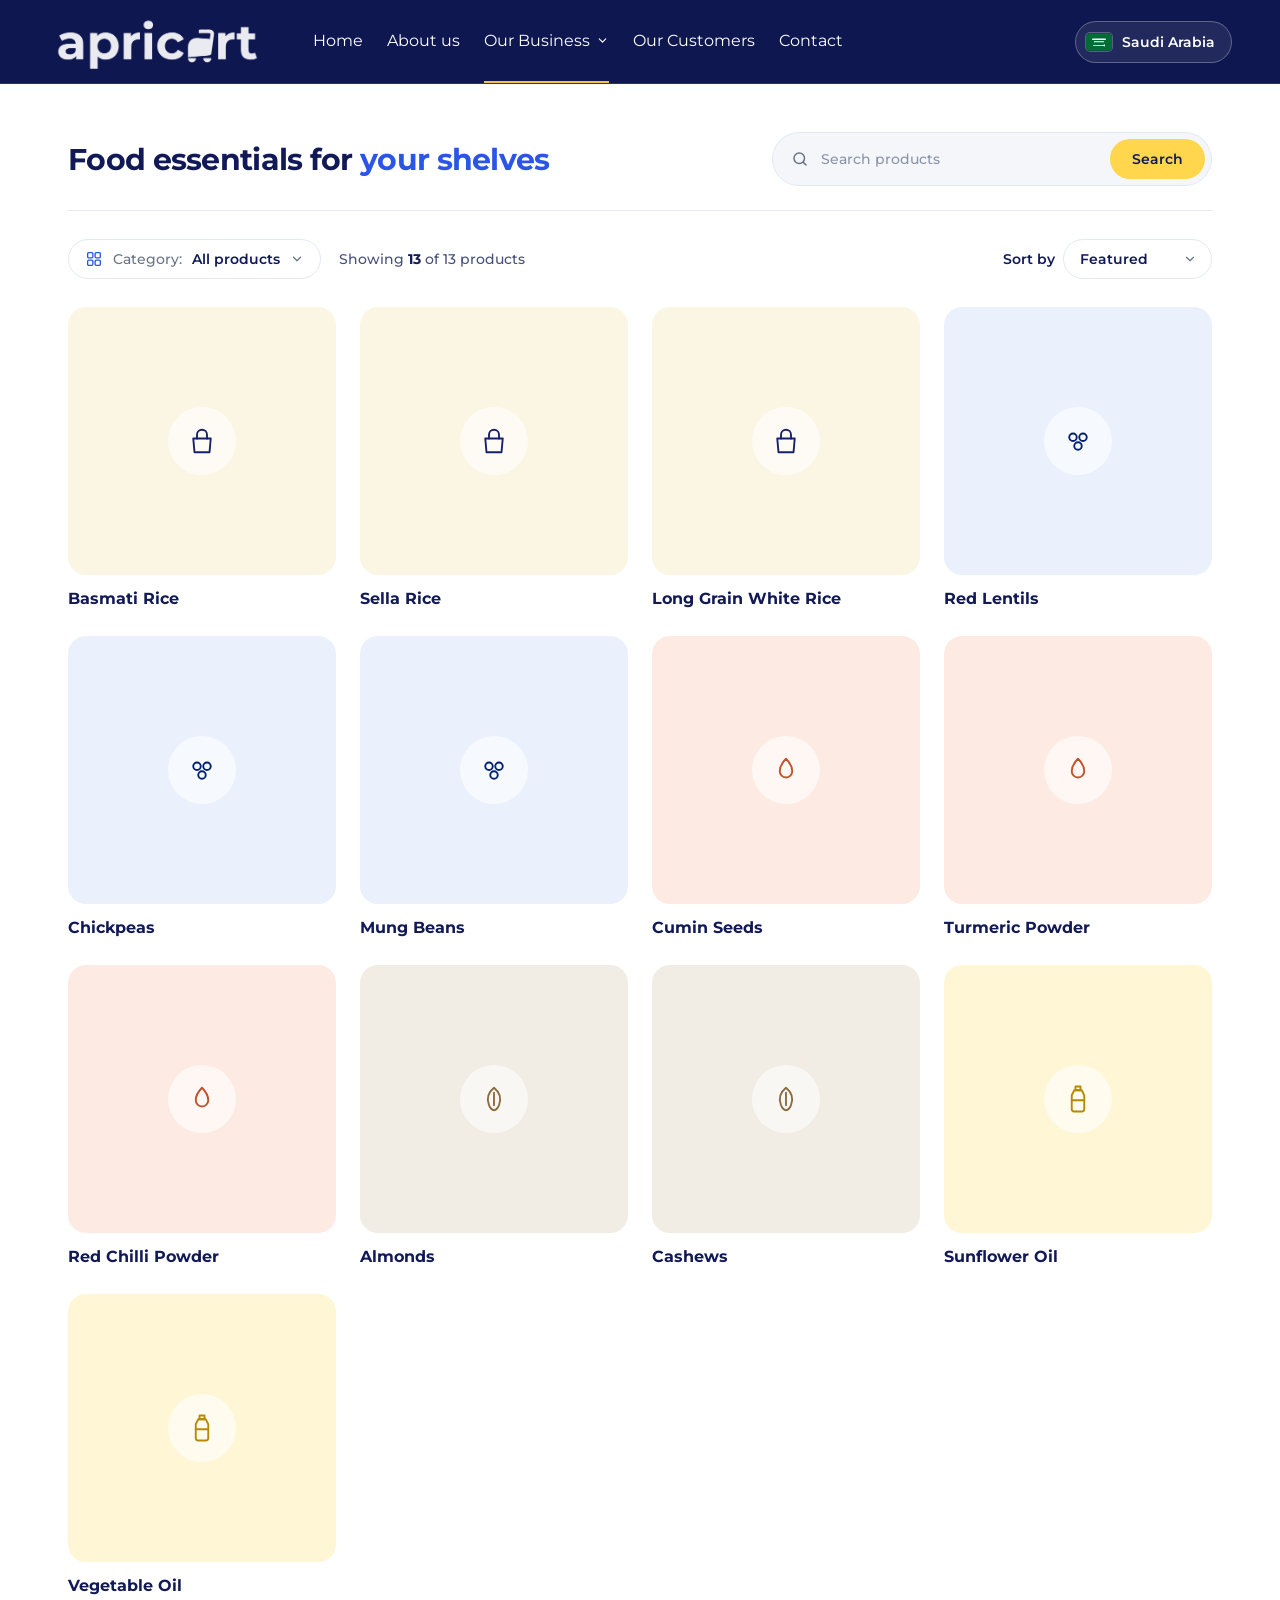
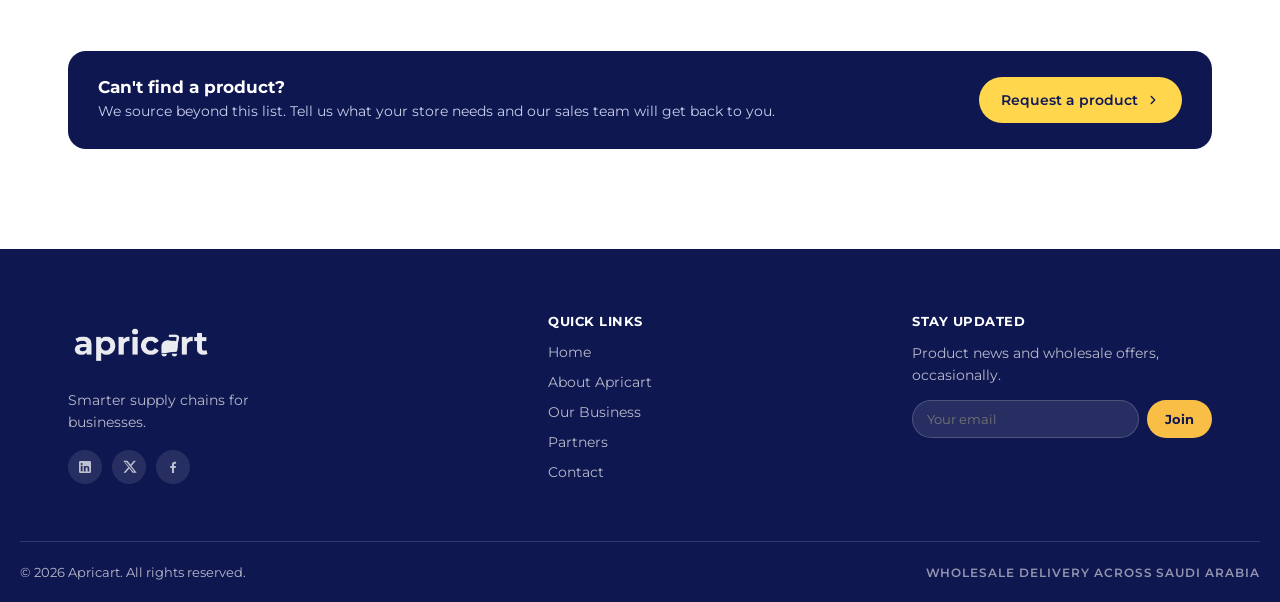
<file: supplies_ksa.html>
<!doctype html>
<html lang="en">
<head>
<meta charset="utf-8">
<meta name="viewport" content="width=device-width, initial-scale=1">
<title>Apricart — Saudi Arabia | Products</title>
<link rel="preconnect" href="https://fonts.googleapis.com">
<link rel="preconnect" href="https://fonts.gstatic.com" crossorigin>
<link href="https://fonts.googleapis.com/css2?family=Montserrat:wght@400;500;600;700;800&display=swap" rel="stylesheet">
<style>

  :root {
    --navy: #0F1750;
    --navy-2: #1F2E63;
    --navy-3: #002072;
    --ink: #111A57;
    --text: #475079;
    --slate: #6B7486;
    --slate-light: #8A93A6;
    --blue: #2B55E6;
    --yellow: #FFD64C;
    --gold: #F8BE46;
    --sky-1: #E4EFFC;
    --white: #FFFFFF;
    --line: #E3E9F3;
  }
  *, *::before, *::after { box-sizing: border-box; }
  html { scroll-behavior: smooth; overflow-x: hidden; }
  body { margin: 0; overflow-x: clip; font-family: 'Montserrat', system-ui; background: #FFFFFF; color: var(--ink); -webkit-font-smoothing: antialiased; }
  a { color: #16206A; text-decoration: none; }
  img { max-width: 100%; display: block; }
  button, input, select { font-family: inherit; }

  .site-header, .site-footer { font-family: 'Montserrat', system-ui; color: var(--navy); }
  .site-header *, .site-footer * { margin: 0; padding: 0; }
  .site-header a, .site-footer a { color: inherit; }
  .container { max-width: 1240px; margin: 0 auto; padding: 0 48px; }

  header.site-header { width: 100%; height: 84px; background: var(--navy); border-bottom: 1px solid rgba(255,255,255,0.12); display: flex; align-items: center; justify-content: flex-start; gap: 48px; padding: 0 48px; position: sticky; top: 0; z-index: 50; }
  .logo-img { height: 90px; width: auto; display: block; }

  nav.main-nav { display: flex; align-items: stretch; gap: 34px; height: 100%; }
  nav.main-nav > a { display: flex; align-items: center; font-size: 18px; font-weight: 400; color: #FFFFFF; padding: 6px 0; border-bottom: 2px solid transparent; transition: opacity .15s ease, border-color .15s ease; }
  nav.main-nav > a:hover { opacity: .85; border-bottom-color: var(--gold); }

  .nav-item { position: relative; display: flex; align-items: center; }
  .nav-trigger { display: flex; align-items: center; gap: 6px; height: 100%; font-size: 18px; font-weight: 400; color: #FFFFFF; background: none; border: none; cursor: pointer; font-family: 'Montserrat'; padding: 6px 0; border-bottom: 2px solid transparent; transition: opacity .15s ease, border-color .15s ease; }
  .nav-trigger:hover, .nav-trigger.active { border-bottom-color: var(--gold); }
  .nav-trigger:hover { opacity: .85; }
  .nav-trigger .chevron { transition: transform .18s ease; display: flex; }
  .nav-item:hover .chevron { transform: rotate(180deg); }

  .dropdown-panel {
    position: absolute; top: 100%; left: 50%; transform: translateX(-50%) translateY(6px);
    background: var(--white); border: 1px solid var(--line); border-radius: 14px;
    box-shadow: 0 20px 48px -14px rgba(22,34,78,0.22); padding: 10px; min-width: 210px;
    opacity: 0; visibility: hidden; pointer-events: none;
    transition: opacity .16s ease, transform .16s ease; z-index: 60;
  }
  .nav-item:hover .dropdown-panel,
  .nav-item:focus-within .dropdown-panel { opacity: 1; visibility: visible; pointer-events: auto; transform: translateX(-50%) translateY(0); }
  .dropdown-panel a { display: block; padding: 11px 14px; border-radius: 9px; font-size: 14px; font-weight: 500; color: var(--navy); }
  .dropdown-panel a:hover { background: var(--sky-1); color: var(--navy-3); }
  .menu-toggle { display: none; }

  .page h1, .page h2, .page h3, .page p { margin: 0; }


  .shop-bar-wrap { margin-top: 48px; }
  .shop-bar { padding: 0 0 24px; border-bottom: 1px solid var(--line); display: flex; align-items: center; justify-content: space-between; gap: 24px; }
  .shop-bar h1 { font-size: 30px; font-weight: 700; letter-spacing: -.7px; color: var(--ink); }
  .shop-bar h1 span { color: var(--blue); }
  .search { display: flex; align-items: center; gap: 8px; width: min(440px, 100%); padding: 6px 6px 6px 18px; border: 1.5px solid var(--line); border-radius: 999px; background: #F5F6FA; transition: border-color .15s ease, background .15s ease; }
  .search:focus-within { border-color: var(--blue); background: #FFFFFF; }
  .search svg { color: var(--slate); flex-shrink: 0; }
  .search input { flex: 1; min-width: 0; border: none; background: none; outline: none; font-size: 14px; font-weight: 500; color: var(--ink); padding: 8px 4px; }
  .search input::placeholder { color: var(--slate-light); }
  .search button { height: 40px; padding: 0 22px; border: none; border-radius: 999px; background: var(--yellow); color: var(--ink); font-size: 14px; font-weight: 600; cursor: pointer; transition: filter .15s ease; }
  .search button:hover { filter: brightness(.95); }


  .shop { padding: 28px 0 100px; }

  /* toolbar */
  .products-toolbar { display: flex; align-items: center; justify-content: space-between; gap: 16px; margin-bottom: 28px; flex-wrap: wrap; }
  .toolbar-left { display: flex; align-items: center; gap: 18px; flex-wrap: wrap; }


  .cat-menu { position: relative; }
  .cat-toggle { display: inline-flex; align-items: center; gap: 10px; padding: 10px 16px; border: 1.5px solid var(--line); border-radius: 999px; background: #FFFFFF; color: var(--ink); font-size: 14px; font-weight: 600; cursor: pointer; transition: border-color .15s ease, background .15s ease; }
  .cat-toggle:hover, .cat-menu.open .cat-toggle { border-color: var(--navy); }
  .cat-toggle .ic { width: 18px; height: 18px; color: var(--blue); flex-shrink: 0; }
  .cat-toggle .muted { color: var(--slate); font-weight: 500; }
  .cat-toggle .chev { display: flex; color: var(--slate); transition: transform .18s ease; }
  .cat-menu.open .cat-toggle .chev { transform: rotate(180deg); }

  .cat-dropdown { position: absolute; top: calc(100% + 8px); left: 0; z-index: 20; min-width: 270px; list-style: none; margin: 0; padding: 8px; background: #FFFFFF; border: 1px solid var(--line); border-radius: 16px; box-shadow: 0 20px 48px -14px rgba(22,34,78,0.25); opacity: 0; visibility: hidden; transform: translateY(6px); transition: opacity .16s ease, transform .16s ease, visibility .16s; }
  .cat-menu.open .cat-dropdown { opacity: 1; visibility: visible; transform: translateY(0); }
  .cat-dropdown .divider { height: 1px; margin: 6px 4px; background: var(--line); }

  .cat-btn { width: 100%; display: flex; align-items: center; gap: 10px; padding: 10px 12px; border: none; border-radius: 10px; background: none; color: var(--text); font-size: 14px; font-weight: 600; text-align: left; white-space: nowrap; cursor: pointer; transition: background .15s ease, color .15s ease; }
  .cat-btn svg { width: 18px; height: 18px; flex-shrink: 0; color: var(--slate-light); transition: color .15s ease; }
  .count { margin-left: auto; min-width: 26px; padding: 2px 8px; border-radius: 999px; background: #EEF1F8; color: var(--text); font-size: 11.5px; font-weight: 700; text-align: center; }
  .cat-toggle .count { margin-left: 0; }
  .cat-btn:hover { background: #F5F6FA; color: var(--ink); }
  .cat-btn.active { background: #EEF3FD; color: var(--ink); }
  .cat-btn.active svg { color: var(--blue); }
  .cat-btn.active .count { background: var(--yellow); color: var(--ink); }


  .help-strip { margin-top: 56px; display: flex; align-items: center; justify-content: space-between; gap: 20px; padding: 26px 30px; border-radius: 18px; background: var(--navy); }
  .help-strip strong { display: block; font-size: 17px; color: #FFFFFF; margin-bottom: 4px; }
  .help-strip p { font-size: 14px; line-height: 1.55; color: #C9CEEA; }
  .help-strip a { flex-shrink: 0; display: inline-flex; align-items: center; gap: 8px; height: 46px; padding: 0 22px; border-radius: 999px; background: var(--yellow); color: var(--ink); font-size: 14px; font-weight: 600; transition: filter .15s ease; }
  .help-strip a:hover { filter: brightness(.95); }
  .result-count { font-size: 14px; font-weight: 500; color: var(--text); }
  .result-count b { color: var(--ink); }
  .sort-select { display: flex; align-items: center; gap: 8px; font-size: 14px; font-weight: 600; color: var(--ink); }
  .sort-select select { appearance: none; -webkit-appearance: none; padding: 10px 38px 10px 16px; border: 1.5px solid var(--line); border-radius: 999px; background: #FFFFFF url("data:image/svg+xml,%3Csvg xmlns='http://www.w3.org/2000/svg' width='14' height='14' viewBox='0 0 24 24' fill='none' stroke='%236B7486' stroke-width='2' stroke-linecap='round' stroke-linejoin='round'%3E%3Cpolyline points='6 9 12 15 18 9'/%3E%3C/svg%3E") no-repeat right 14px center; font-size: 14px; font-weight: 600; color: var(--ink); cursor: pointer; }
  .sort-select select:focus { outline: none; border-color: var(--blue); }


  .product-grid { display: grid; grid-template-columns: repeat(4, minmax(0,1fr)); gap: 28px 24px; }
  .product-card { display: block; }
  .product-visual { aspect-ratio: 1 / 1; border-radius: 18px; display: flex; align-items: center; justify-content: center; margin-bottom: 14px; transition: transform .2s ease, box-shadow .2s ease; }
  .product-card:hover .product-visual { transform: translateY(-4px); box-shadow: 0 16px 32px -12px rgba(22,34,78,0.18); }
  .product-visual .icon-circle { width: 68px; height: 68px; border-radius: 50%; background: rgba(255,255,255,0.6); display: flex; align-items: center; justify-content: center; }
  .product-card h3 { font-size: 16px; font-weight: 700; color: var(--ink); }

  .empty-state { display: none; padding: 60px 20px; text-align: center; border: 1.5px dashed var(--line); border-radius: 18px; color: var(--text); font-size: 15px; }
  .empty-state.show { display: block; }
  .empty-state a { color: var(--blue); font-weight: 700; }


  footer.site-footer { background: var(--navy); padding: 64px 0 0 0; color: rgba(255,255,255,0.7); }
  .footer-grid { display: grid; grid-template-columns: repeat(3, auto); justify-content: space-between; gap: 48px; padding-bottom: 48px; }
  .footer-col:last-child { width: 300px; }
  .footer-logo { margin-bottom: 16px; }
  .footer-logo-img { height: 60px; width: auto; display: block; }
  .footer-about { font-size: 14px; line-height: 1.6; max-width: 220px; margin-bottom: 16px !important; }
  .footer-note { font-size: 14px; line-height: 1.55; margin-bottom: 14px !important; }
  .footer-col h4 { font-weight: 700; font-size: 13px; letter-spacing: .04em; text-transform: uppercase; color: var(--white); margin-bottom: 14px; }
  .footer-col a { display: block; font-size: 14px; margin-bottom: 12px; }
  .footer-col a:hover { color: #FFFFFF; }
  .footer-bottom { display: flex; align-items: center; justify-content: space-between; padding: 22px 0; border-top: 1px solid rgba(255,255,255,0.14); font-size: 13px; }
  .footer-bottom .tag { font-size: 12px; font-weight: 600; letter-spacing: .08em; text-transform: uppercase; color: rgba(255,255,255,0.55); }
  .social-row { display: flex; gap: 10px; margin-top: 4px; }
  .social-row a { width: 34px; height: 34px; border-radius: 50%; background: rgba(255,255,255,0.1); display: flex; align-items: center; justify-content: center; margin: 0; }
  .social-row a:hover { background: rgba(255,255,255,0.18); }
  .nl-row { display: flex; gap: 8px; }
  .nl-row input { flex: 1; min-width: 0; background: rgba(255,255,255,0.1); border: 1px solid rgba(255,255,255,0.18); border-radius: 999px; padding: 10px 14px; font-size: 13px; color: var(--white); font-family: 'Montserrat'; }
  .nl-row button { background: var(--gold); color: var(--navy); border: none; border-radius: 999px; padding: 0 18px; font-size: 13px; font-weight: 700; cursor: pointer; }

  /* ---------- RESPONSIVE ---------- */
  @media (max-width: 1280px) {
    nav.main-nav { gap: 24px; }
    nav.main-nav > a, .nav-trigger { font-size: 16px; }
  }
  @media (max-width: 1100px) {
    .product-grid { grid-template-columns: repeat(3, minmax(0,1fr)); }
  }
  @media (max-width: 980px) {
    .container { padding: 0 24px; }
    header.site-header { height: 68px; padding: 0 24px; }
    .logo-img { height: 60px; }
    .menu-toggle { display: flex; flex-direction: column; justify-content: center; gap: 5px; width: 44px; height: 44px; padding: 10px; background: none; border: 1.5px solid rgba(255,255,255,0.35); border-radius: 10px; cursor: pointer; margin-left: auto; }
    .menu-toggle span { display: block; height: 2px; border-radius: 2px; background: #FFFFFF; transition: transform .25s ease, opacity .2s ease; }
    .menu-open .menu-toggle span:nth-child(1) { transform: translateY(7px) rotate(45deg); }
    .menu-open .menu-toggle span:nth-child(2) { opacity: 0; }
    .menu-open .menu-toggle span:nth-child(3) { transform: translateY(-7px) rotate(-45deg); }
    nav.main-nav { display: none; position: absolute; top: 100%; left: 0; right: 0; height: auto; flex-direction: column; align-items: stretch; gap: 0; padding: 8px 24px 24px; background: var(--navy); border-bottom: 1px solid rgba(255,255,255,0.12); box-shadow: 0 24px 40px -20px rgba(0,0,0,0.5); max-height: calc(100vh - 68px); overflow-y: auto; }
    .menu-open nav.main-nav { display: flex; }
    nav.main-nav > a, .nav-trigger { font-size: 17px; padding: 14px 0; border-bottom: 1px solid rgba(255,255,255,0.1); width: 100%; justify-content: space-between; }
    .nav-trigger.active { color: #FFD23F; border-bottom-color: rgba(255,255,255,0.1); }
    .nav-item { flex-direction: column; align-items: stretch; }
    .nav-item .chevron { display: none; }
    .dropdown-panel { position: static; transform: none; opacity: 1; visibility: visible; pointer-events: auto; background: transparent; border: 0; box-shadow: none; padding: 4px 0 8px 14px; min-width: 0; }
    .nav-item:hover .dropdown-panel, .nav-item:focus-within .dropdown-panel { transform: none; }
    .dropdown-panel a { color: rgba(255,255,255,0.75); padding: 10px 0; }
    .dropdown-panel a:hover { background: none; color: #FFFFFF; }

    .shop-bar-wrap { margin-top: 36px; }
    .shop-bar { flex-direction: column; align-items: stretch; gap: 16px; padding-bottom: 20px; }
    .search { width: 100%; }

    .product-grid { grid-template-columns: repeat(2, minmax(0,1fr)); }
    .help-strip { flex-direction: column; align-items: flex-start; padding: 24px; }

    .footer-grid { grid-template-columns: repeat(2, minmax(0,1fr)); justify-content: stretch; }
    .footer-col:last-child { width: auto; }
  }
  @media (max-width: 600px) {
    .logo-img { height: 48px; }
    .shop-bar-wrap { margin-top: 28px; }
    .shop-bar h1 { font-size: 23px; }
    .product-grid { gap: 22px 14px; }
    .products-toolbar { align-items: stretch; }
    .toolbar-left { width: 100%; justify-content: space-between; }
    .cat-dropdown { min-width: min(280px, calc(100vw - 40px)); }
    .help-strip a { width: 100%; justify-content: center; }
    .container { padding: 0 20px; }
    .footer-grid { grid-template-columns: 1fr; gap: 32px; }
    .footer-bottom { flex-direction: column; align-items: flex-start; gap: 8px; }
  }
</style>
</head>
<body>


<header class="site-header">
  <a href="index.html">
    <img src="images/logo_white.png" alt="Apricart" class="logo-img">
  </a>

  <nav class="main-nav" id="main-nav">
    <a href="KSA.html">Home</a>
    <a href="ksaaboutus.html">About us</a>

    <div class="nav-item">
      <button class="nav-trigger active" aria-haspopup="true" aria-expanded="false">
        Our Business
        <span class="chevron"><svg width="13" height="13" viewBox="0 0 24 24" fill="none" stroke="currentColor" stroke-width="2" stroke-linecap="round" stroke-linejoin="round"><polyline points="6 9 12 15 18 9"></polyline></svg></span>
      </button>
      <div class="dropdown-panel">
        <a href="supplies_ksa.html">Products</a>
      </div>
    </div>

    <a href="partners.html">Our Customers</a>
    <a href="contact_us.html">Contact</a>
  </nav>

  <button class="menu-toggle" type="button" aria-label="Open menu" aria-expanded="false" aria-controls="main-nav">
    <span></span><span></span><span></span>
  </button>
</header>

<main class="page">


  <div class="container shop-bar-wrap">
    <div class="shop-bar">
      <h1>Food essentials for <span>your shelves</span></h1>
      <form class="search" role="search" id="search-form">
        <svg width="18" height="18" viewBox="0 0 24 24" fill="none" stroke="currentColor" stroke-width="2" stroke-linecap="round" stroke-linejoin="round"><circle cx="11" cy="11" r="7"/><path d="m20 20-3.5-3.5"/></svg>
        <input type="search" id="search-input" placeholder="Search products" aria-label="Search products">
        <button type="submit">Search</button>
      </form>
    </div>
  </div>


  <section class="shop">
    <div class="container">

      <div>
        <div class="products-toolbar">
          <div class="toolbar-left">
            <div class="cat-menu" id="cat-menu">
              <button class="cat-toggle" id="cat-toggle" type="button" aria-haspopup="true" aria-expanded="false" aria-controls="cat-dropdown">
                <svg class="ic" viewBox="0 0 24 24" fill="none" stroke="currentColor" stroke-width="1.8" stroke-linecap="round" stroke-linejoin="round"><rect x="3.5" y="3.5" width="7" height="7" rx="1.5"/><rect x="13.5" y="3.5" width="7" height="7" rx="1.5"/><rect x="3.5" y="13.5" width="7" height="7" rx="1.5"/><rect x="13.5" y="13.5" width="7" height="7" rx="1.5"/></svg>
                <span class="muted">Category:</span>
                <span id="cat-label">All products</span>
                <span class="chev"><svg width="14" height="14" viewBox="0 0 24 24" fill="none" stroke="currentColor" stroke-width="2.2" stroke-linecap="round" stroke-linejoin="round"><polyline points="6 9 12 15 18 9"/></svg></span>
              </button>

              <ul class="cat-dropdown" id="cat-dropdown" role="menu">
                <li><button class="cat-btn active" data-filter="all" role="menuitem">
                  <svg viewBox="0 0 24 24" fill="none" stroke="currentColor" stroke-width="1.8" stroke-linecap="round" stroke-linejoin="round"><rect x="3.5" y="3.5" width="7" height="7" rx="1.5"/><rect x="13.5" y="3.5" width="7" height="7" rx="1.5"/><rect x="3.5" y="13.5" width="7" height="7" rx="1.5"/><rect x="13.5" y="13.5" width="7" height="7" rx="1.5"/></svg>
                  <span class="name">All products</span> <span class="count" data-count="all"></span></button></li>
                <li class="divider" role="separator"></li>
                <li><button class="cat-btn" data-filter="rice" role="menuitem">
                  <svg viewBox="0 0 24 24" fill="none" stroke="currentColor" stroke-width="1.8" stroke-linecap="round" stroke-linejoin="round"><path d="M6 21h12l1-11H5z"/><path d="M8 10V7a4 4 0 0 1 8 0v3"/></svg>
                  <span class="name">Rice</span> <span class="count" data-count="rice"></span></button></li>
                <li><button class="cat-btn" data-filter="legumes" role="menuitem">
                  <svg viewBox="0 0 24 24" fill="none" stroke="currentColor" stroke-width="1.8" stroke-linecap="round" stroke-linejoin="round"><circle cx="8" cy="9" r="3"/><circle cx="16" cy="9" r="3"/><circle cx="12" cy="16" r="3"/></svg>
                  <span class="name">Legumes</span> <span class="count" data-count="legumes"></span></button></li>
                <li><button class="cat-btn" data-filter="spices" role="menuitem">
                  <svg viewBox="0 0 24 24" fill="none" stroke="currentColor" stroke-width="1.8" stroke-linecap="round" stroke-linejoin="round"><path d="M12 3c3 3 5 6 5 10a5 5 0 0 1-10 0c0-4 2-7 5-10z"/></svg>
                  <span class="name">Spices</span> <span class="count" data-count="spices"></span></button></li>
                <li><button class="cat-btn" data-filter="nuts" role="menuitem">
                  <svg viewBox="0 0 24 24" fill="none" stroke="currentColor" stroke-width="1.8" stroke-linecap="round" stroke-linejoin="round"><path d="M12 3C7 7 6 12 8 17c1 2.5 3 4 4 4s3-1.5 4-4c2-5 1-10-4-14z"/><path d="M12 7v10"/></svg>
                  <span class="name">Nuts</span> <span class="count" data-count="nuts"></span></button></li>
                <li><button class="cat-btn" data-filter="oil" role="menuitem">
                  <svg viewBox="0 0 24 24" fill="none" stroke="currentColor" stroke-width="1.8" stroke-linecap="round" stroke-linejoin="round"><path d="M10 2h4v3h-4z"/><path d="M9 5h6l2 4v11a2 2 0 0 1-2 2H9a2 2 0 0 1-2-2V9z"/><path d="M7 13h10"/></svg>
                  <span class="name">Oil</span> <span class="count" data-count="oil"></span></button></li>
              </ul>
            </div>

            <p class="result-count" id="result-count" aria-live="polite"></p>
          </div>

          <label class="sort-select">
            Sort by
            <select id="sort">
              <option value="default">Featured</option>
              <option value="az">Name: A to Z</option>
              <option value="za">Name: Z to A</option>
            </select>
          </label>
        </div>

        <div class="product-grid" id="product-grid">

          <a href="KSA.html#contact" class="product-card" data-category="rice">
            <div class="product-visual" style="background:#FBF6E3;">
              <span class="icon-circle" style="color:var(--gold-dark);">
                <svg width="30" height="30" viewBox="0 0 24 24" fill="none" stroke="currentColor" stroke-width="1.5" stroke-linecap="round" stroke-linejoin="round"><path d="M6 21h12l1-11H5z"/><path d="M8 10V7a4 4 0 0 1 8 0v3"/></svg>
              </span>
            </div>
            <h3>Basmati Rice</h3>
          </a>

          <a href="KSA.html#contact" class="product-card" data-category="rice">
            <div class="product-visual" style="background:#FBF6E3;">
              <span class="icon-circle" style="color:var(--gold-dark);">
                <svg width="30" height="30" viewBox="0 0 24 24" fill="none" stroke="currentColor" stroke-width="1.5" stroke-linecap="round" stroke-linejoin="round"><path d="M6 21h12l1-11H5z"/><path d="M8 10V7a4 4 0 0 1 8 0v3"/></svg>
              </span>
            </div>
            <h3>Sella Rice</h3>
          </a>

          <a href="KSA.html#contact" class="product-card" data-category="rice">
            <div class="product-visual" style="background:#FBF6E3;">
              <span class="icon-circle" style="color:var(--gold-dark);">
                <svg width="30" height="30" viewBox="0 0 24 24" fill="none" stroke="currentColor" stroke-width="1.5" stroke-linecap="round" stroke-linejoin="round"><path d="M6 21h12l1-11H5z"/><path d="M8 10V7a4 4 0 0 1 8 0v3"/></svg>
              </span>
            </div>
            <h3>Long Grain White Rice</h3>
          </a>

          <a href="KSA.html#contact" class="product-card" data-category="legumes">
            <div class="product-visual" style="background:#EAF1FC;">
              <span class="icon-circle" style="color:var(--navy-3);">
                <svg width="30" height="30" viewBox="0 0 24 24" fill="none" stroke="currentColor" stroke-width="1.5" stroke-linecap="round" stroke-linejoin="round"><circle cx="8" cy="9" r="3"/><circle cx="16" cy="9" r="3"/><circle cx="12" cy="16" r="3"/></svg>
              </span>
            </div>
            <h3>Red Lentils</h3>
          </a>

          <a href="KSA.html#contact" class="product-card" data-category="legumes">
            <div class="product-visual" style="background:#EAF1FC;">
              <span class="icon-circle" style="color:var(--navy-3);">
                <svg width="30" height="30" viewBox="0 0 24 24" fill="none" stroke="currentColor" stroke-width="1.5" stroke-linecap="round" stroke-linejoin="round"><circle cx="8" cy="9" r="3"/><circle cx="16" cy="9" r="3"/><circle cx="12" cy="16" r="3"/></svg>
              </span>
            </div>
            <h3>Chickpeas</h3>
          </a>

          <a href="KSA.html#contact" class="product-card" data-category="legumes">
            <div class="product-visual" style="background:#EAF1FC;">
              <span class="icon-circle" style="color:var(--navy-3);">
                <svg width="30" height="30" viewBox="0 0 24 24" fill="none" stroke="currentColor" stroke-width="1.5" stroke-linecap="round" stroke-linejoin="round"><circle cx="8" cy="9" r="3"/><circle cx="16" cy="9" r="3"/><circle cx="12" cy="16" r="3"/></svg>
              </span>
            </div>
            <h3>Mung Beans</h3>
          </a>

          <a href="KSA.html#contact" class="product-card" data-category="spices">
            <div class="product-visual" style="background:#FDEBE3;">
              <span class="icon-circle" style="color:#C2502B;">
                <svg width="30" height="30" viewBox="0 0 24 24" fill="none" stroke="currentColor" stroke-width="1.5" stroke-linecap="round" stroke-linejoin="round"><path d="M12 3c3 3 5 6 5 10a5 5 0 0 1-10 0c0-4 2-7 5-10z"/></svg>
              </span>
            </div>
            <h3>Cumin Seeds</h3>
          </a>

          <a href="KSA.html#contact" class="product-card" data-category="spices">
            <div class="product-visual" style="background:#FDEBE3;">
              <span class="icon-circle" style="color:#C2502B;">
                <svg width="30" height="30" viewBox="0 0 24 24" fill="none" stroke="currentColor" stroke-width="1.5" stroke-linecap="round" stroke-linejoin="round"><path d="M12 3c3 3 5 6 5 10a5 5 0 0 1-10 0c0-4 2-7 5-10z"/></svg>
              </span>
            </div>
            <h3>Turmeric Powder</h3>
          </a>

          <a href="KSA.html#contact" class="product-card" data-category="spices">
            <div class="product-visual" style="background:#FDEBE3;">
              <span class="icon-circle" style="color:#C2502B;">
                <svg width="30" height="30" viewBox="0 0 24 24" fill="none" stroke="currentColor" stroke-width="1.5" stroke-linecap="round" stroke-linejoin="round"><path d="M12 3c3 3 5 6 5 10a5 5 0 0 1-10 0c0-4 2-7 5-10z"/></svg>
              </span>
            </div>
            <h3>Red Chilli Powder</h3>
          </a>

          <a href="KSA.html#contact" class="product-card" data-category="nuts">
            <div class="product-visual" style="background:#F1ECE4;">
              <span class="icon-circle" style="color:#8A6A3F;">
                <svg width="30" height="30" viewBox="0 0 24 24" fill="none" stroke="currentColor" stroke-width="1.5" stroke-linecap="round" stroke-linejoin="round"><path d="M12 3C7 7 6 12 8 17c1 2.5 3 4 4 4s3-1.5 4-4c2-5 1-10-4-14z"/><path d="M12 7v10"/></svg>
              </span>
            </div>
            <h3>Almonds</h3>
          </a>

          <a href="KSA.html#contact" class="product-card" data-category="nuts">
            <div class="product-visual" style="background:#F1ECE4;">
              <span class="icon-circle" style="color:#8A6A3F;">
                <svg width="30" height="30" viewBox="0 0 24 24" fill="none" stroke="currentColor" stroke-width="1.5" stroke-linecap="round" stroke-linejoin="round"><path d="M12 3C7 7 6 12 8 17c1 2.5 3 4 4 4s3-1.5 4-4c2-5 1-10-4-14z"/><path d="M12 7v10"/></svg>
              </span>
            </div>
            <h3>Cashews</h3>
          </a>

          <a href="KSA.html#contact" class="product-card" data-category="oil">
            <div class="product-visual" style="background:#FFF6D6;">
              <span class="icon-circle" style="color:#B58A00;">
                <svg width="30" height="30" viewBox="0 0 24 24" fill="none" stroke="currentColor" stroke-width="1.5" stroke-linecap="round" stroke-linejoin="round"><path d="M10 2h4v3h-4z"/><path d="M9 5h6l2 4v11a2 2 0 0 1-2 2H9a2 2 0 0 1-2-2V9z"/><path d="M7 13h10"/></svg>
              </span>
            </div>
            <h3>Sunflower Oil</h3>
          </a>

          <a href="KSA.html#contact" class="product-card" data-category="oil">
            <div class="product-visual" style="background:#FFF6D6;">
              <span class="icon-circle" style="color:#B58A00;">
                <svg width="30" height="30" viewBox="0 0 24 24" fill="none" stroke="currentColor" stroke-width="1.5" stroke-linecap="round" stroke-linejoin="round"><path d="M10 2h4v3h-4z"/><path d="M9 5h6l2 4v11a2 2 0 0 1-2 2H9a2 2 0 0 1-2-2V9z"/><path d="M7 13h10"/></svg>
              </span>
            </div>
            <h3>Vegetable Oil</h3>
          </a>

        </div>

        <div class="empty-state" id="empty-state">No products match your search. Try another word, or <a href="KSA.html#contact">ask us to source it</a>.</div>

        <div class="help-strip">
          <div>
            <strong>Can't find a product?</strong>
            <p>We source beyond this list. Tell us what your store needs and our sales team will get back to you.</p>
          </div>
          <a href="KSA.html#contact">Request a product
            <svg width="14" height="14" viewBox="0 0 24 24" fill="none" stroke="currentColor" stroke-width="2.4" stroke-linecap="round" stroke-linejoin="round"><polyline points="9 6 15 12 9 18"/></svg>
          </a>
        </div>
      </div>

    </div>
  </section>

</main>


<footer class="site-footer">
  <div class="container footer-grid">
    <div class="footer-col">
      <div class="footer-logo">
        <img src="images/logo_white.png" alt="Apricart" class="footer-logo-img">
      </div>
      <p class="footer-about">Smarter supply chains for businesses.</p>
      <div class="social-row">
        <a href="#" aria-label="LinkedIn"><svg width="16" height="16" viewBox="0 0 24 24" fill="currentColor"><path d="M19 3a2 2 0 0 1 2 2v14a2 2 0 0 1-2 2H5a2 2 0 0 1-2-2V5a2 2 0 0 1 2-2h14zM8.34 18.34V10.1H5.67v8.24h2.67zM7 8.96a1.55 1.55 0 1 0 0-3.1 1.55 1.55 0 0 0 0 3.1zM18.34 18.34h.01v-4.5c0-2.4-1.28-3.52-3-3.52-1.38 0-2 .76-2.34 1.3v-1.11H10.3c.04.75 0 8.24 0 8.24h2.67v-4.6c0-.25.02-.5.1-.68.2-.5.66-1.03 1.44-1.03.95 0 1.42.7 1.42 1.85v4.46l2.42-.01z"/></svg></a>
        <a href="#" aria-label="X"><svg width="15" height="15" viewBox="0 0 24 24" fill="currentColor"><path d="M18.9 2.9h3.3l-7.2 8.2 8.5 11h-6.6l-5.2-6.8-6 6.8H2.4l7.7-8.8L2 2.9h6.8l4.7 6.3 5.4-6.3zm-1.2 17.2h1.8L7 4.8H5l12.7 15.3z"/></svg></a>
        <a href="#" aria-label="Facebook"><svg width="16" height="16" viewBox="0 0 24 24" fill="currentColor"><path d="M13.5 21v-7.5h2.5l.4-3h-2.9V8.4c0-.87.24-1.46 1.5-1.46h1.6V4.28C16.3 4.2 15.4 4.1 14.4 4.1c-2.3 0-3.9 1.4-3.9 4v2.4H8v3h2.5V21h3z"/></svg></a>
      </div>
    </div>
    <div class="footer-col">
      <h4>Quick Links</h4>
      <a href="KSA.html">Home</a>
      <a href="ksaaboutus.html">About Apricart</a>
      <a href="supplies_ksa.html">Our Business</a>
      <a href="partners.html">Partners</a>
      <a href="contact_us.html">Contact</a>
    </div>
    <div class="footer-col">
      <h4>Stay Updated</h4>
      <p class="footer-note">Product news and wholesale offers, occasionally.</p>
      <div class="nl-row">
        <input type="email" placeholder="Your email">
        <button>Join</button>
      </div>
    </div>
  </div>
  <div class="container footer-bottom">
    <span>&copy; 2026 Apricart. All rights reserved.</span>
    <span class="tag">Wholesale delivery across Saudi Arabia</span>
  </div>
</footer>

<script>

  (function () {
    var header = document.querySelector('.site-header');
    var toggle = header.querySelector('.menu-toggle');
    toggle.addEventListener('click', function () {
      var open = header.classList.toggle('menu-open');
      toggle.setAttribute('aria-expanded', open);
      toggle.setAttribute('aria-label', open ? 'Close menu' : 'Open menu');
    });
    header.querySelectorAll('.main-nav a').forEach(function (link) {
      link.addEventListener('click', function () {
        header.classList.remove('menu-open');
        toggle.setAttribute('aria-expanded', false);
      });
    });
  })();


  (function () {
    var grid = document.getElementById('product-grid');
    var cards = Array.prototype.slice.call(grid.querySelectorAll('.product-card'));
    var original = cards.slice();
    var catBtns = document.querySelectorAll('.cat-btn');
    var searchInput = document.getElementById('search-input');
    var sortSel = document.getElementById('sort');
    var countEl = document.getElementById('result-count');
    var emptyEl = document.getElementById('empty-state');
    var filter = 'all';

    document.querySelectorAll('[data-count]').forEach(function (el) {
      var key = el.getAttribute('data-count');
      el.textContent = key === 'all' ? cards.length : cards.filter(function (c) { return c.dataset.category === key; }).length;
    });

    function name(card) { return card.querySelector('h3').textContent.trim(); }

    function render() {
      var q = searchInput.value.trim().toLowerCase();
      var list = original.slice();
      if (sortSel.value === 'az') list.sort(function (a, b) { return name(a).localeCompare(name(b)); });
      if (sortSel.value === 'za') list.sort(function (a, b) { return name(b).localeCompare(name(a)); });
      var shown = 0;
      list.forEach(function (card) {
        grid.appendChild(card);
        var inCat = filter === 'all' || card.dataset.category === filter;
        var inSearch = !q || name(card).toLowerCase().indexOf(q) !== -1;
        var visible = inCat && inSearch;
        card.style.display = visible ? '' : 'none';
        if (visible) shown++;
      });
      countEl.innerHTML = 'Showing <b>' + shown + '</b> of ' + cards.length + ' products';
      emptyEl.classList.toggle('show', shown === 0);
    }


    var menu = document.getElementById('cat-menu');
    var toggleBtn = document.getElementById('cat-toggle');
    var label = document.getElementById('cat-label');
    function setMenu(open) {
      menu.classList.toggle('open', open);
      toggleBtn.setAttribute('aria-expanded', open);
    }
    toggleBtn.addEventListener('click', function (e) {
      e.stopPropagation();
      setMenu(!menu.classList.contains('open'));
    });
    document.addEventListener('click', function (e) {
      if (!menu.contains(e.target)) setMenu(false);
    });
    document.addEventListener('keydown', function (e) {
      if (e.key === 'Escape') { setMenu(false); toggleBtn.focus(); }
    });

    catBtns.forEach(function (btn) {
      btn.addEventListener('click', function () {
        catBtns.forEach(function (b) { b.classList.remove('active'); });
        btn.classList.add('active');
        filter = btn.getAttribute('data-filter');
        label.textContent = btn.querySelector('.name').textContent;
        setMenu(false);
        render();
      });
    });
    document.getElementById('search-form').addEventListener('submit', function (e) { e.preventDefault(); render(); });
    searchInput.addEventListener('input', render);
    sortSel.addEventListener('change', render);
    render();

  var start = new URLSearchParams(window.location.search).get('category');
    var startBtn = start && document.querySelector('.cat-btn[data-filter="' + start + '"]');
    if (startBtn) startBtn.click();
  })();

</script>
<script src="country.js"></script>
</body>
</html>
</file>
